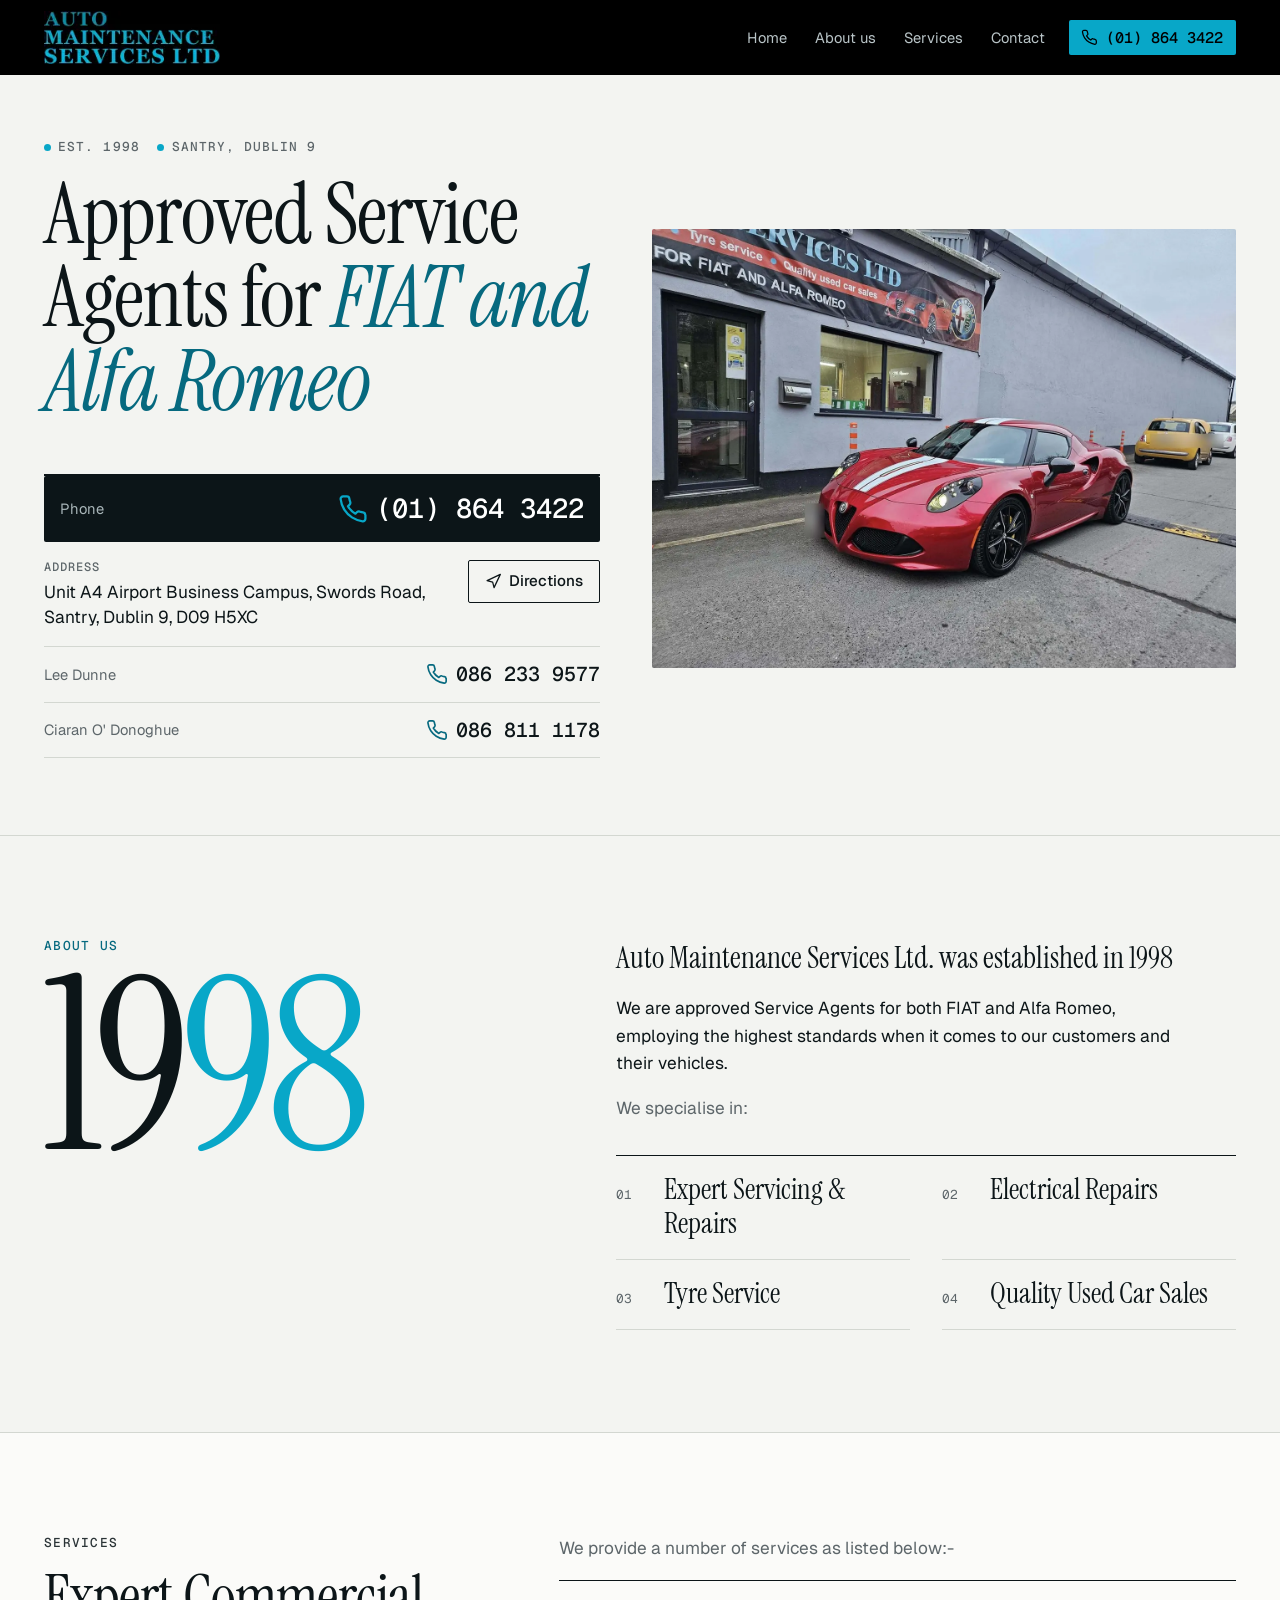
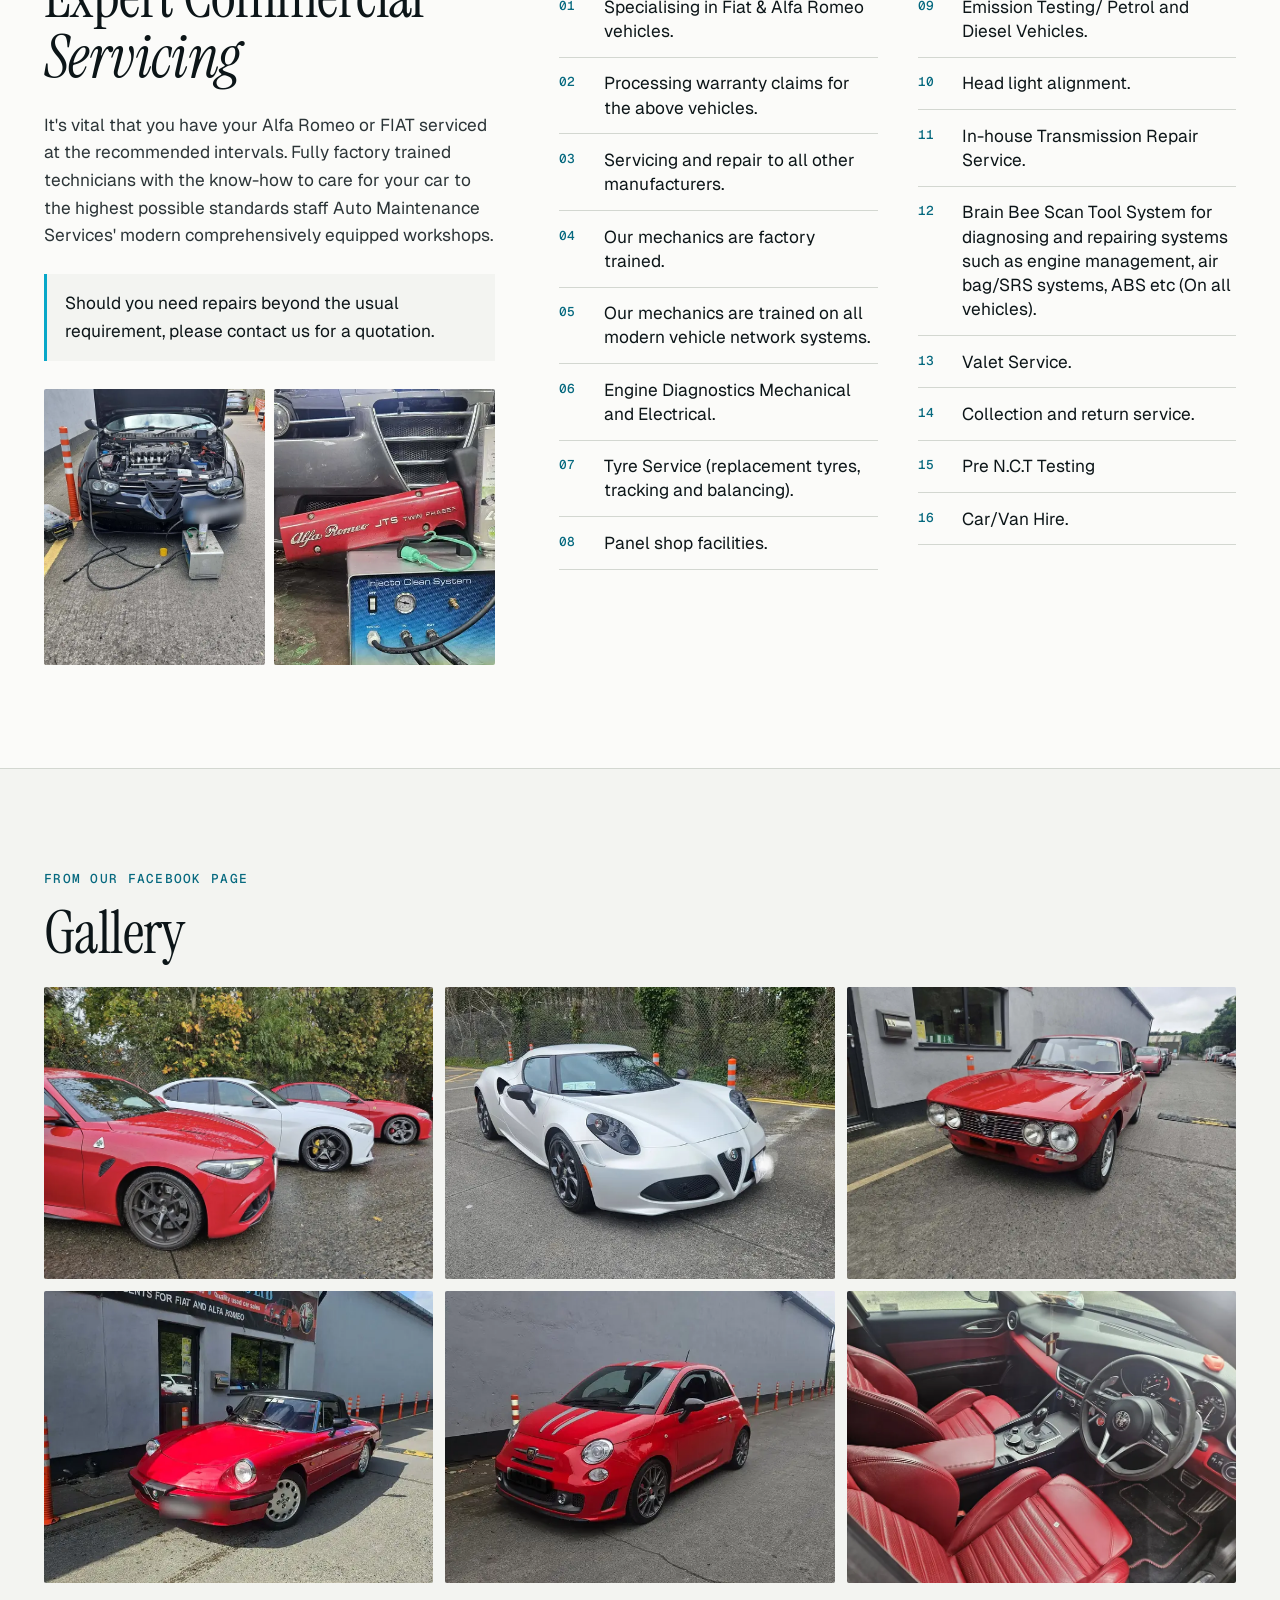
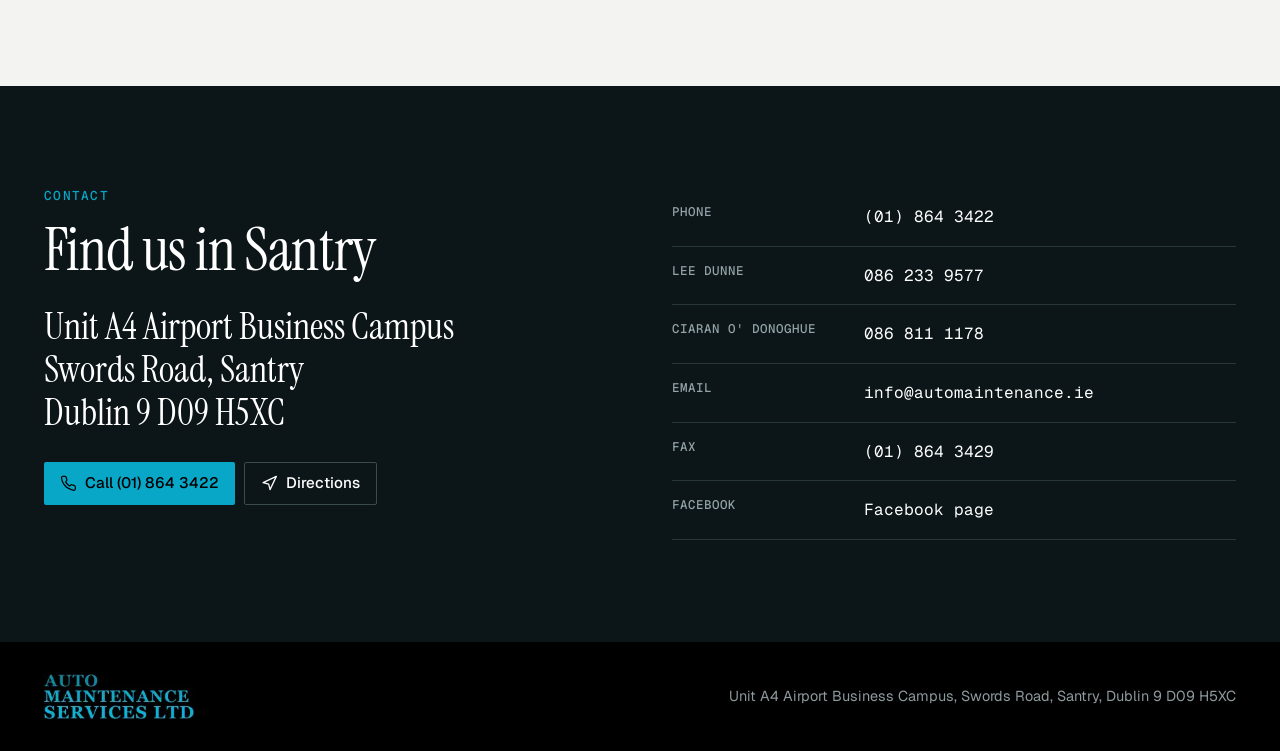
<file: automaintenance/index.html>
<!DOCTYPE html>
<html lang="en-IE">
<head>
<meta name="robots" content="noindex, nofollow">
<meta charset="utf-8">
<meta name="viewport" content="width=device-width, initial-scale=1">
<title>Auto Maintenance Services Ltd | Santry, Dublin 9</title>
<meta name="description" content="Auto Maintenance Services Ltd, Unit A4 Airport Business Campus, Swords Road, Santry, Dublin 9. Approved Service Agents for FIAT and Alfa Romeo. (01) 864 3422.">
<meta property="og:type" content="website">
<meta property="og:title" content="Auto Maintenance Services Ltd · Draft">
<meta property="og:description" content="Non-binding redesign draft for the Auto Maintenance Services Ltd website.">
<meta property="og:url" content="https://bespalovmax.github.io/automaintenance/">
<meta property="og:image" content="https://bespalovmax.github.io/automaintenance/og.jpg">
<meta property="og:image:type" content="image/jpeg">
<meta property="og:image:width" content="1200">
<meta property="og:image:height" content="630">

<!--
  =====================================================================
  DRAFT / NOT COMMISSIONED
  Redesign draft for Auto Maintenance Services Ltd (automaintenance.ie),
  Santry, Dublin 9. Not commissioned, not live, set to noindex/nofollow.
  Made 2026-10-03 by Maksym Bespalov.
  =====================================================================

  KEPT FROM THE ORIGINAL (source: automaintenance.ie, About us,
  services and Contact pages)
  - All copy is the site's own wording, unchanged: the About text and
    its four specialisms, "Expert Commercial Servicing" with the full
    list of sixteen services in the site's order, the contact block
    with all names and numbers exactly as listed there.
  - Brand teal #08A7C8, eyedropped from the logo file. Text in teal on
    the light background uses a deeper #06697F of the same hue for
    contrast; the bright teal stays decorative.
  - The logo is the site's logo file.
  - Section anchors follow the original menu: #home, #about, #services,
    #contact.

  CHANGED
  - Built phone first: workshop number, both mobile numbers and the
    address sit above the fold at 320px. Every number is tap-to-call.
  - Typography, grid, spacing. One radius system: 2px.
  - Text set as text. On the original most of it sits in images.
  - New: photo gallery (#gallery) and two workshop photos next to the
    service list. Gallery: two columns, four photos up to 760px wide;
    three columns, all six, above that.

  IMAGES
  Nine photos from the business's own Facebook page: customers' cars
  outside Unit A4 and work in the workshop. Number plates blurred on
  every photo where they were readable (front-4c, spider-door,
  diagnostics, injector-clean, and two background cars in front-4c
  and classic-coupe). No captions: models are named only in alt text,
  and only where certain.
  The FIAT / Alfa Romeo marketing images on the original are not
  used: they show 2007-2014 models and the FCA logo. No stock.

  LEFT OUT (not on the site, or nothing to build from)
  - Opening hours: the site states none.
  - Used cars: the site lists "Quality Used Car Sales", but its used
    cars link does not lead to any stock, so there is no listing to show.
  - Tuning: the menu has a Tuning page; nothing from it was supplied.
  - "Fiat After Sales Dealer Of The Year - 2011" (the scrolling line at
    the foot of the home page): left out of this draft. The owner can
    say whether it should stay.
  - Reviews / ratings: the site shows none. Google reviews are not the
    site's content and are not shown.
  =====================================================================
-->

<link rel="preconnect" href="https://fonts.googleapis.com">
<link rel="preconnect" href="https://fonts.gstatic.com" crossorigin>
<link href="https://fonts.googleapis.com/css2?family=Geist:wght@400;500;600&family=Geist+Mono:wght@400;500&family=Instrument+Serif:ital@0;1&display=swap" rel="stylesheet">

<style>
:root{
  --bg:#f3f4f1;
  --bg-2:#e9ebe6;
  --card:#fbfbf9;
  --ink:#0c1518;
  --ink-2:#2b3437;
  --muted:#5d666a;
  --line:#d3d7d1;
  --teal:#08A7C8;       /* logo teal, decorative */
  --teal-text:#06697F;  /* same hue, AA on --bg */
  --black:#000;
  --r:2px;
  --gut:clamp(16px, 4vw, 44px);
  --wrap:min(1200px, 100% - 2*var(--gut));
  --serif:"Instrument Serif", Georgia, "Times New Roman", serif;
  --sans:"Geist", system-ui, -apple-system, "Segoe UI", sans-serif;
  --mono:"Geist Mono", ui-monospace, "SFMono-Regular", Menlo, monospace;
  --fs-hero:clamp(2.25rem, 1.3rem + 5vw, 5.6rem);
  --fs-h2:clamp(2.1rem, 1.5rem + 2.8vw, 3.8rem);
  --fs-body:clamp(1rem, .97rem + .15vw, 1.08rem);
}
*,*::before,*::after{box-sizing:border-box}
:where(body *){min-width:0}
:where(p,h1,h2,h3,h4,h5,h6,li,dt,dd,a,span,strong,em,b,small,blockquote,figcaption,label,td,th,summary,button){overflow-wrap:break-word}
:where(img,svg,video,canvas,iframe){max-width:100%}
.btn,button{max-width:100%;white-space:normal}
@media (max-width:299px){
  :where(body *){overflow-wrap:anywhere}
  .btn{padding-inline:1rem}
}
html{scroll-behavior:smooth;-webkit-text-size-adjust:100%}
body{margin:0;background:var(--bg);color:var(--ink);font:400 var(--fs-body)/1.6 var(--sans)}
img{display:block;height:auto}
a{color:inherit}
.wrap{width:var(--wrap);margin-inline:auto}
.ico{width:1.1em;height:1.1em;flex:none;fill:none;stroke:currentColor;stroke-width:1.8;stroke-linecap:round;stroke-linejoin:round}
.mono{font-family:var(--mono)}

/* ---------- header ---------- */
.top{position:sticky;top:0;z-index:20;background:var(--black);color:#fff}
.top .wrap{display:flex;flex-wrap:wrap;align-items:center;gap:.5rem clamp(.6rem,2vw,1.5rem);padding-block:.7rem}
.top .logo{flex:none;margin-right:auto}
.top .logo img{width:clamp(104px, 30vw, 176px)}
.nav{display:none;gap:1.75rem;font-size:.92rem}
.nav a{color:#b9c4c7;text-decoration:none}
.nav a:hover{color:#fff}
.top-call{display:inline-flex;align-items:center;gap:.5rem;text-decoration:none;color:#000;background:var(--teal);border-radius:var(--r);padding:.55rem clamp(.55rem,2vw,.8rem);font:500 clamp(.8rem,.7rem + .5vw,.95rem)/1 var(--mono);white-space:nowrap}
.top-call:hover{background:#3cc0dc}
@media (min-width:900px){.nav{display:flex}}

/* ---------- hero ---------- */
.hero{padding-block:clamp(1rem,5vw,4.5rem) clamp(2.5rem,6vw,5rem);border-bottom:1px solid var(--line)}
.hero-grid{display:grid;gap:clamp(1.25rem,4vw,4rem)}
.meta{display:flex;flex-wrap:wrap;gap:.35rem 1.1rem;font:500 .8rem/1.3 var(--mono);text-transform:uppercase;letter-spacing:.08em;color:var(--muted);margin:0 0 1.1rem}
.meta span{display:inline-flex;align-items:center;gap:.45rem}
.meta span::before{content:"";width:.45rem;height:.45rem;background:var(--teal);border-radius:50%;flex:none}
h1{font:400 var(--fs-hero)/.98 var(--serif);letter-spacing:-.015em;margin:0;max-width:14ch}
h1 em{font-style:italic;color:var(--teal-text)}

.dir{border-top:2px solid var(--ink);align-self:start;display:flex;flex-direction:column}
.dir-main{order:1}.dir-addr{order:2}.dir-row:not(.dir-main){order:3}
.dir-row{display:flex;flex-wrap:wrap;align-items:center;justify-content:space-between;gap:.2rem 1rem;padding:.95rem 0;border-bottom:1px solid var(--line);text-decoration:none}
.dir-row .who{font-size:.92rem;color:var(--muted);flex:1 1 9em}
.dir-row .num{font:500 clamp(1.05rem,1rem + .35vw,1.25rem)/1.2 var(--mono);display:inline-flex;align-items:center;gap:.55rem;white-space:nowrap}
.dir-row .num .ico{color:var(--teal-text)}
a.dir-row:hover .num{color:var(--teal-text)}
.dir-main{background:var(--ink);color:#fff;border:0;padding:1.05rem 1rem;margin-bottom:.15rem;border-radius:var(--r)}
.dir-main .who{color:#a9b6b9}
.dir-main .num{font-size:clamp(1.3rem,1.15rem + .8vw,1.7rem)}
.dir-main .num .ico{color:var(--teal)}
a.dir-main:hover{background:#18272b}
a.dir-main:hover .num{color:#fff}
.dir-addr{padding:1rem 0;border-bottom:1px solid var(--line);display:flex;flex-wrap:wrap;gap:.75rem 1rem;align-items:flex-start;justify-content:space-between}
.dir-addr p{margin:0;flex:1 1 14em;line-height:1.45}
.dir-addr p small{display:block;font:500 .75rem/1.3 var(--mono);letter-spacing:.08em;text-transform:uppercase;color:var(--muted);margin-bottom:.25rem}
.btn{display:inline-flex;align-items:center;justify-content:center;gap:.5rem;text-decoration:none;border-radius:var(--r);padding:.75rem 1rem;font:500 .95rem/1.1 var(--sans);transition:background .15s ease}
.btn-line{border:1px solid var(--ink);color:var(--ink)}
.btn-line:hover{background:var(--ink);color:#fff}

/* ---------- sections ---------- */
section{padding-block:clamp(3.25rem,8vw,7rem)}
.label{font:500 .8rem/1.3 var(--mono);letter-spacing:.1em;text-transform:uppercase;color:var(--teal-text);margin:0 0 1rem}
h2{font:400 var(--fs-h2)/1 var(--serif);letter-spacing:-.01em;margin:0 0 1.5rem}
h2 em{font-style:italic}

/* about */
.about-grid{display:grid;gap:clamp(2rem,5vw,5rem)}
.year{font:400 clamp(6rem,3rem + 16vw,15rem)/.8 var(--serif);letter-spacing:-.04em;color:var(--ink);margin:0}
.year span{color:var(--teal)}
.about p{max-width:52ch}
.about .lede{font:400 clamp(1.35rem,1.1rem + 1vw,1.9rem)/1.3 var(--serif);margin:0 0 1rem}
.spec{list-style:none;margin:2rem 0 0;padding:0;display:grid;grid-template-columns:1fr;border-top:1px solid var(--ink)}
.spec li{display:flex;gap:1rem;align-items:baseline;padding:1.1rem 0;border-bottom:1px solid var(--line);font:400 clamp(1.4rem,1.2rem + .8vw,1.9rem)/1.15 var(--serif)}
.spec li .mono{font-size:.8rem;color:var(--muted);flex:none;width:2rem}
@media (min-width:640px){.spec{grid-template-columns:1fr 1fr;column-gap:2rem}}
@media (min-width:960px){.about-grid{grid-template-columns:.9fr 1.1fr;align-items:start}}

/* services */
.services{background:var(--card);border-block:1px solid var(--line)}
.svc-grid{display:grid;gap:clamp(2rem,5vw,4.5rem)}
.svc-intro p{max-width:46ch;color:var(--ink-2)}
.svc-intro .quote{margin-top:1.5rem;padding:1rem 1.1rem;border-left:3px solid var(--teal);background:var(--bg);color:var(--ink)}
.svc-list{list-style:none;margin:0;padding:0;counter-reset:s;border-top:1px solid var(--ink)}
.svc-list li{counter-increment:s;display:flex;gap:1rem;padding:.85rem 0;border-bottom:1px solid var(--line);line-height:1.4}
.svc-list li::before{content:counter(s, decimal-leading-zero);font:500 .8rem/1.75 var(--mono);color:var(--teal-text);flex:none;width:1.8rem}
@media (min-width:720px){.svc-list{columns:2;column-gap:2.5rem}.svc-list li{break-inside:avoid}}
@media (min-width:1080px){.svc-grid{grid-template-columns:.8fr 1.2fr;align-items:start}}

/* contact */
.contact{background:var(--ink);color:#fff}
.contact .label{color:var(--teal)}
.contact h2{color:#fff}
.c-grid{display:grid;gap:clamp(2rem,5vw,4rem)}
.c-addr{font:400 clamp(1.6rem,1.3rem + 1.3vw,2.4rem)/1.15 var(--serif);margin:0 0 1.5rem}
.c-table{width:100%;border-collapse:collapse;font-size:1rem}
.c-table th{font:500 .78rem/1.3 var(--mono);letter-spacing:.08em;text-transform:uppercase;color:#93a3a7;text-align:left;padding:1rem 1rem 1rem 0;vertical-align:top;width:34%}
.c-table td{padding:1rem 0;border-bottom:1px solid #26363a;vertical-align:top}
.c-table tr th{border-bottom:1px solid #26363a}
.c-table a{text-decoration:none;font-family:var(--mono);overflow-wrap:anywhere}
.c-table a:hover{color:var(--teal)}
.c-actions{display:flex;flex-wrap:wrap;gap:.6rem;margin-top:1.75rem}
.btn-teal{background:var(--teal);color:#000}
.btn-teal:hover{background:#3cc0dc}
.btn-ghost{border:1px solid #3a4b4f;color:#fff}
.btn-ghost:hover{background:#18272b}
@media (min-width:960px){.c-grid{grid-template-columns:1fr 1fr}}

footer{background:var(--black);color:#8e9a9d;padding:2rem 0;font-size:.9rem}
footer .wrap{display:flex;flex-wrap:wrap;gap:1rem 2rem;align-items:center;justify-content:space-between}
footer img{width:150px}
footer p{margin:0}

/* ---------- photos ---------- */
.hero-photo{margin:0;border-radius:var(--r);overflow:hidden;background:var(--bg-2)}
.hero-photo img{width:100%;aspect-ratio:2/1;object-fit:cover;object-position:50% 35%}
@media (min-width:600px){.hero-photo img{aspect-ratio:16/9}}
@media (min-width:960px){
  .hero-grid{grid-template-columns:1fr 1.05fr;align-items:start}
  .hero-photo{grid-column:2;grid-row:1 / span 2;align-self:center}
  .hero-photo img{aspect-ratio:4/3}
  .hero-text{grid-column:1;grid-row:1}
  .dir{grid-column:1;grid-row:2}
}
.work{display:grid;grid-template-columns:1fr 1fr;gap:.6rem;margin-top:1.75rem}
.work figure{margin:0;border-radius:var(--r);overflow:hidden;background:var(--bg-2)}
.work img{width:100%;aspect-ratio:4/5;object-fit:cover}
.work .w2 img{object-position:62% 50%}
.gallery-strip{display:grid;grid-template-columns:repeat(2,minmax(0,1fr));gap:.6rem}
.gallery-strip figure{margin:0;border-radius:var(--r);overflow:hidden;background:var(--bg-2)}
.gallery-strip img{width:100%;aspect-ratio:4/3;object-fit:cover}
/* Phones: four photos, two columns. From 761px: all six, three columns. */
@media (max-width:760px){.gallery-strip figure:nth-child(n+5){display:none}}
@media (min-width:761px){.gallery-strip{grid-template-columns:repeat(3,minmax(0,1fr));gap:.75rem}}

.rv{opacity:0;transform:translateY(12px);transition:opacity .6s ease, transform .6s ease}
.rv.in{opacity:1;transform:none}
@media (prefers-reduced-motion:reduce){.rv{opacity:1;transform:none;transition:none}html{scroll-behavior:auto}}
@media (max-width:299px){
  .top-call,.dir-row .num{white-space:normal;overflow-wrap:anywhere}
}
</style>
</head>
<body>

<svg width="0" height="0" style="position:absolute" aria-hidden="true">
  <symbol id="i-phone" viewBox="0 0 24 24"><path d="M22 16.9v3a2 2 0 0 1-2.2 2 19.8 19.8 0 0 1-8.6-3.1 19.5 19.5 0 0 1-6-6A19.8 19.8 0 0 1 2.1 4.2 2 2 0 0 1 4.1 2h3a2 2 0 0 1 2 1.7c.1.9.4 1.8.7 2.7a2 2 0 0 1-.5 2.1L8 9.8a16 16 0 0 0 6 6l1.3-1.3a2 2 0 0 1 2.1-.4c.9.3 1.8.6 2.7.7a2 2 0 0 1 1.7 2z"/></symbol>
  <symbol id="i-route" viewBox="0 0 24 24"><path d="M3 11l19-9-9 19-2-8-8-2z"/></symbol>
  <symbol id="i-mail" viewBox="0 0 24 24"><rect x="2" y="4" width="20" height="16" rx="2"/><path d="m22 6-10 7L2 6"/></symbol>
</svg>

<header class="top">
  <div class="wrap">
    <a class="logo" href="#home" aria-label="Auto Maintenance Services Ltd, home"><img src="logo.webp" alt="Auto Maintenance Services Ltd" width="220" height="66"></a>
    <nav class="nav" aria-label="Main">
      <a href="#home">Home</a>
      <a href="#about">About us</a>
      <a href="#services">Services</a>
      <a href="#contact">Contact</a>
    </nav>
    <a class="top-call" href="tel:+35318643422"><svg class="ico"><use href="#i-phone"/></svg>(01) 864 3422</a>
  </div>
</header>

<main>
<div class="hero" id="home">
  <div class="wrap hero-grid">
    <figure class="hero-photo">
      <img src="img/front-4c.webp" alt="Red Alfa Romeo 4C parked at the door of Auto Maintenance Services, under the Services Ltd banner: Tyre service, Quality used car sales, for Fiat and Alfa Romeo" width="1400" height="1050" fetchpriority="high">
    </figure>
    <div class="hero-text">
      <p class="meta"><span>Est. 1998</span><span>Santry, Dublin 9</span></p>
      <h1>Approved Service Agents for <em>FIAT and Alfa Romeo</em></h1>
    </div>

    <div class="dir" aria-label="Phone numbers and address">
      <a class="dir-row dir-main" href="tel:+35318643422"><span class="who">Phone</span><span class="num"><svg class="ico"><use href="#i-phone"/></svg>(01) 864 3422</span></a>
      <a class="dir-row" href="tel:+353862339577"><span class="who">Lee Dunne</span><span class="num"><svg class="ico"><use href="#i-phone"/></svg>086 233 9577</span></a>
      <a class="dir-row" href="tel:+353868111178"><span class="who">Ciaran O' Donoghue</span><span class="num"><svg class="ico"><use href="#i-phone"/></svg>086 811 1178</span></a>
      <div class="dir-addr">
        <p><small>Address</small>Unit A4 Airport Business Campus, Swords Road, Santry, Dublin 9, D09 H5XC</p>
        <a class="btn btn-line" href="https://maps.app.goo.gl/4F4jccj425pHrYJp9" target="_blank" rel="noopener"><svg class="ico"><use href="#i-route"/></svg>Directions</a>
      </div>
    </div>
  </div>
</div>

<section class="about" id="about">
  <div class="wrap about-grid">
    <div class="rv">
      <p class="label">About Us</p>
      <p class="year" aria-hidden="true">19<span>98</span></p>
    </div>
    <div class="rv">
      <p class="lede">Auto Maintenance Services Ltd. was established in 1998</p>
      <p>We are approved Service Agents for both FIAT and Alfa Romeo, employing the highest standards when it comes to our customers and their vehicles.</p>
      <p style="margin-bottom:0;color:var(--muted)">We specialise in:</p>
      <ul class="spec">
        <li><span class="mono">01</span>Expert Servicing &amp; Repairs</li>
        <li><span class="mono">02</span>Electrical Repairs</li>
        <li><span class="mono">03</span>Tyre Service</li>
        <li><span class="mono">04</span>Quality Used Car Sales</li>
      </ul>
    </div>
  </div>
</section>

<section class="services" id="services">
  <div class="wrap svc-grid">
    <div class="svc-intro rv">
      <p class="label">Services</p>
      <h2>Expert Commercial <em>Servicing</em></h2>
      <p>It's vital that you have your Alfa Romeo or FIAT serviced at the recommended intervals. Fully factory trained technicians with the know-how to care for your car to the highest possible standards staff Auto Maintenance Services' modern comprehensively equipped workshops.</p>
      <p class="quote">Should you need repairs beyond the usual requirement, please contact us for a quotation.</p>
      <div class="work">
        <figure><img src="img/diagnostics.webp" alt="Black Alfa Romeo with the bonnet open in front of the workshop, connected to service equipment" width="600" height="1067" loading="lazy"></figure>
        <figure class="w2"><img src="img/injector-clean.webp" alt="Injector cleaning machine connected to an Alfa Romeo JTS engine" width="900" height="507" loading="lazy"></figure>
      </div>
    </div>
    <div class="rv">
      <p style="margin-top:0;color:var(--muted)">We provide a number of services as listed below:-</p>
      <!-- Sixteen items, wording and order exactly as on the services page. -->
      <ol class="svc-list">
        <li>Specialising in Fiat &amp; Alfa Romeo vehicles.</li>
        <li>Processing warranty claims for the above vehicles.</li>
        <li>Servicing and repair to all other manufacturers.</li>
        <li>Our mechanics are factory trained.</li>
        <li>Our mechanics are trained on all modern vehicle network systems.</li>
        <li>Engine Diagnostics Mechanical and Electrical.</li>
        <li>Tyre Service (replacement tyres, tracking and balancing).</li>
        <li>Panel shop facilities.</li>
        <li>Emission Testing/ Petrol and Diesel Vehicles.</li>
        <li>Head light alignment.</li>
        <li>In-house Transmission Repair Service.</li>
        <li>Brain Bee Scan Tool System for diagnosing and repairing systems such as engine management, air bag/SRS systems, ABS etc (On all vehicles).</li>
        <li>Valet Service.</li>
        <li>Collection and return service.</li>
        <li>Pre N.C.T Testing</li>
        <li>Car/Van Hire.</li>
      </ol>
    </div>
  </div>
</section>

<section class="gallery" id="gallery">
  <div class="wrap">
    <p class="label rv">From our Facebook page</p>
    <h2 class="rv">Gallery</h2>
    <!-- Photos from the business's Facebook page. Plates blurred. -->
    <div class="gallery-strip">
      <figure><img src="img/alfas-row.webp" alt="Three Alfa Romeo Giulias parked in a row" width="860" height="645" loading="lazy"></figure>
      <figure><img src="img/white-4c.webp" alt="White Alfa Romeo 4C" width="860" height="484" loading="lazy"></figure>
      <figure><img src="img/classic-coupe.webp" alt="Classic red Alfa Romeo coupe outside the workshop" width="860" height="645" loading="lazy"></figure>
      <figure><img src="img/spider-door.webp" alt="Red Alfa Romeo Spider at the workshop door" width="860" height="484" loading="lazy"></figure>
      <figure><img src="img/red-500.webp" alt="Red Abarth 500 outside the workshop" width="860" height="484" loading="lazy"></figure>
      <figure><img src="img/interior.webp" alt="Red leather interior of an Alfa Romeo" width="860" height="645" loading="lazy"></figure>
    </div>
  </div>
</section>

<section class="contact" id="contact">
  <div class="wrap c-grid">
    <div class="rv">
      <p class="label">Contact</p>
      <h2>Find us in Santry</h2>
      <p class="c-addr">Unit A4 Airport Business Campus<br>Swords Road, Santry<br>Dublin 9 D09 H5XC</p>
      <div class="c-actions">
        <a class="btn btn-teal" href="tel:+35318643422"><svg class="ico"><use href="#i-phone"/></svg>Call (01) 864 3422</a>
        <a class="btn btn-ghost" href="https://maps.app.goo.gl/4F4jccj425pHrYJp9" target="_blank" rel="noopener"><svg class="ico"><use href="#i-route"/></svg>Directions</a>
      </div>
    </div>
    <div class="rv">
      <table class="c-table">
        <tr><th scope="row">Phone</th><td><a href="tel:+35318643422">(01) 864 3422</a></td></tr>
        <tr><th scope="row">Lee Dunne</th><td><a href="tel:+353862339577">086 233 9577</a></td></tr>
        <tr><th scope="row">Ciaran O' Donoghue</th><td><a href="tel:+353868111178">086 811 1178</a></td></tr>
        <tr><th scope="row">Email</th><td><a href="mailto:info@automaintenance.ie">info@automaintenance.ie</a></td></tr>
        <tr><th scope="row">Fax</th><td class="mono">(01) 864 3429</td></tr>
        <tr><th scope="row">Facebook</th><td><a href="https://www.facebook.com/Auto.Maintenance.Services/" target="_blank" rel="noopener">Facebook page</a></td></tr>
      </table>
      <!-- Opening hours: not stated anywhere on the site, so no hours block. -->
    </div>
  </div>
</section>
</main>

<footer>
  <div class="wrap">
    <img src="logo.webp" alt="Auto Maintenance Services Ltd" width="220" height="66" loading="lazy">
    <p>Unit A4 Airport Business Campus, Swords Road, Santry, Dublin 9 D09 H5XC</p>
  </div>
</footer>

<script>
(function(){
  var items = document.querySelectorAll('.rv');
  if (!('IntersectionObserver' in window) || window.matchMedia('(prefers-reduced-motion: reduce)').matches){
    items.forEach(function(el){ el.classList.add('in'); }); return;
  }
  var io = new IntersectionObserver(function(es){
    es.forEach(function(e){ if (e.isIntersecting){ e.target.classList.add('in'); io.unobserve(e.target); } });
  }, {threshold:.08, rootMargin:'0px 0px -6% 0px'});
  items.forEach(function(el){ io.observe(el); });
})();
</script>
<!-- Visit counter: GoatCounter, no cookies, no stored IP address. Counted under the page path /automaintenance/. -->
<script data-goatcounter="https://satort25.goatcounter.com/count" async src="https://gc.zgo.at/count.js"></script>
</body>
</html>
</file>
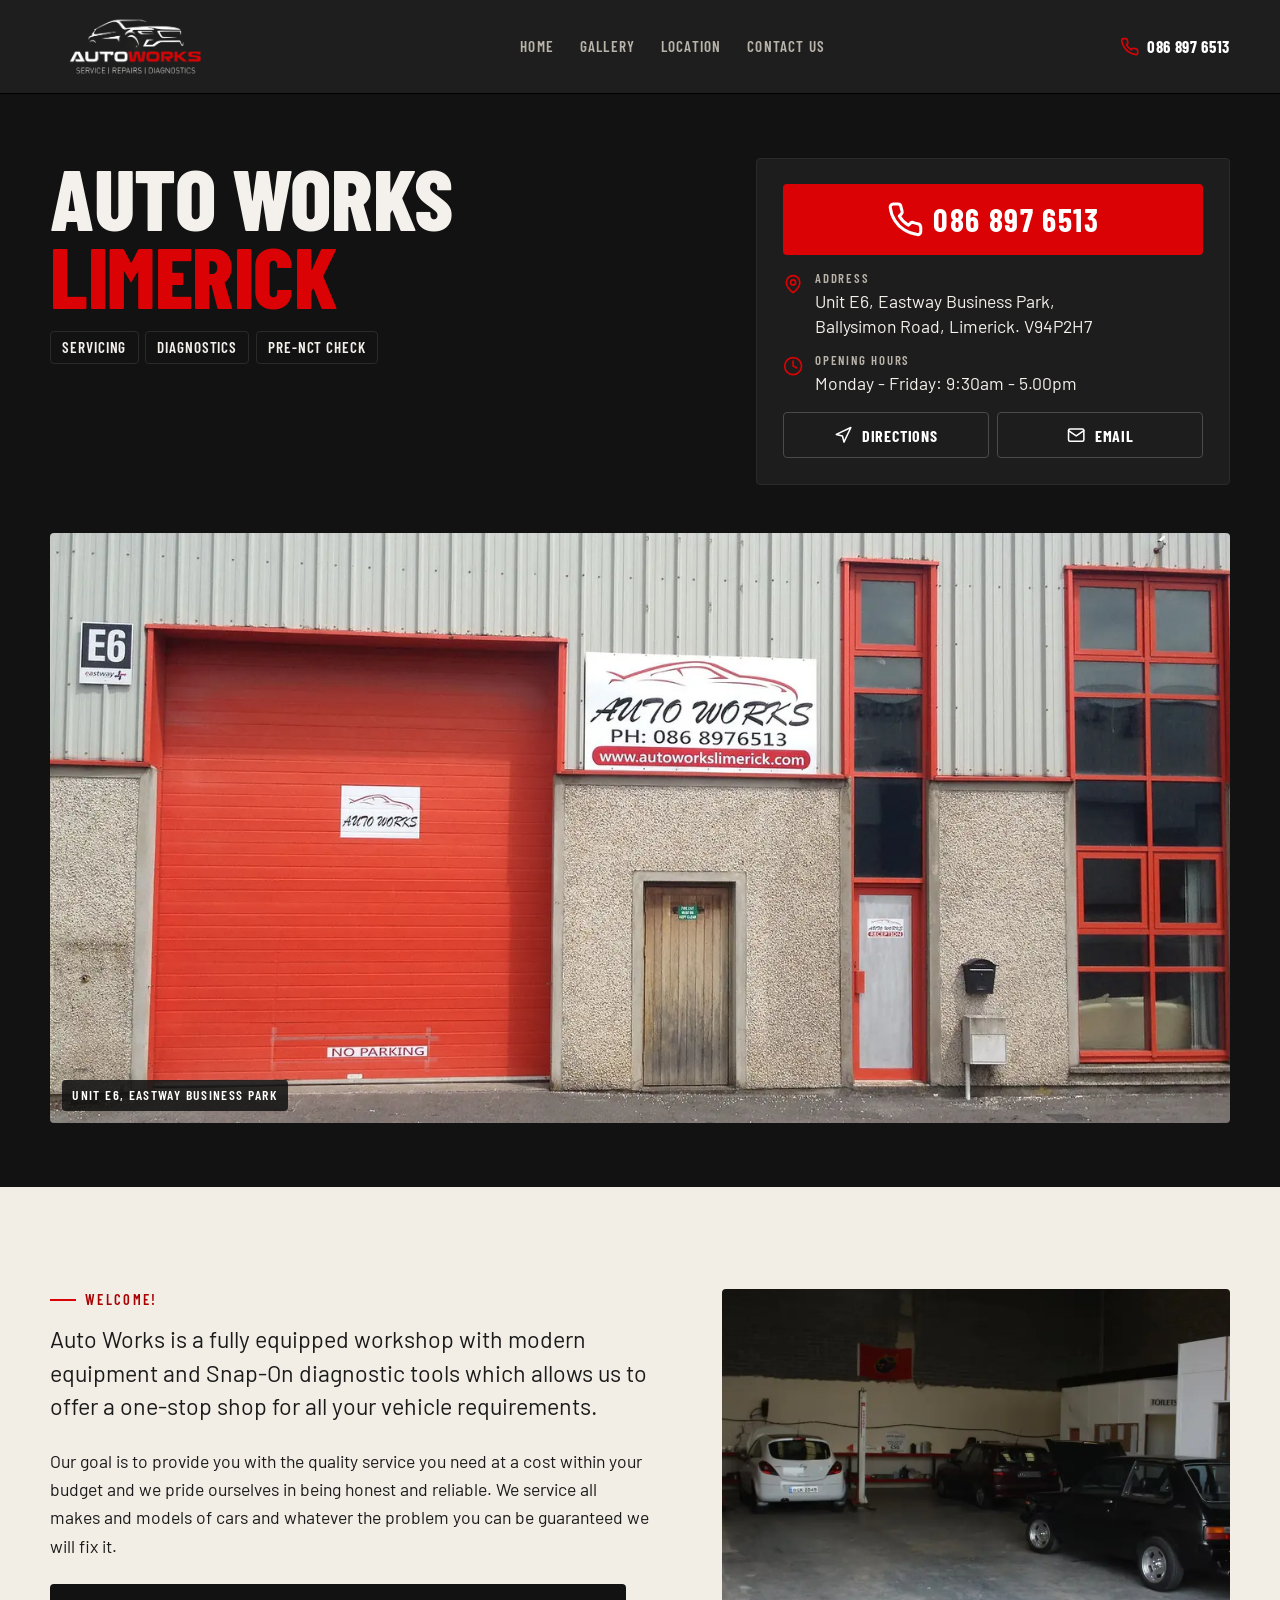
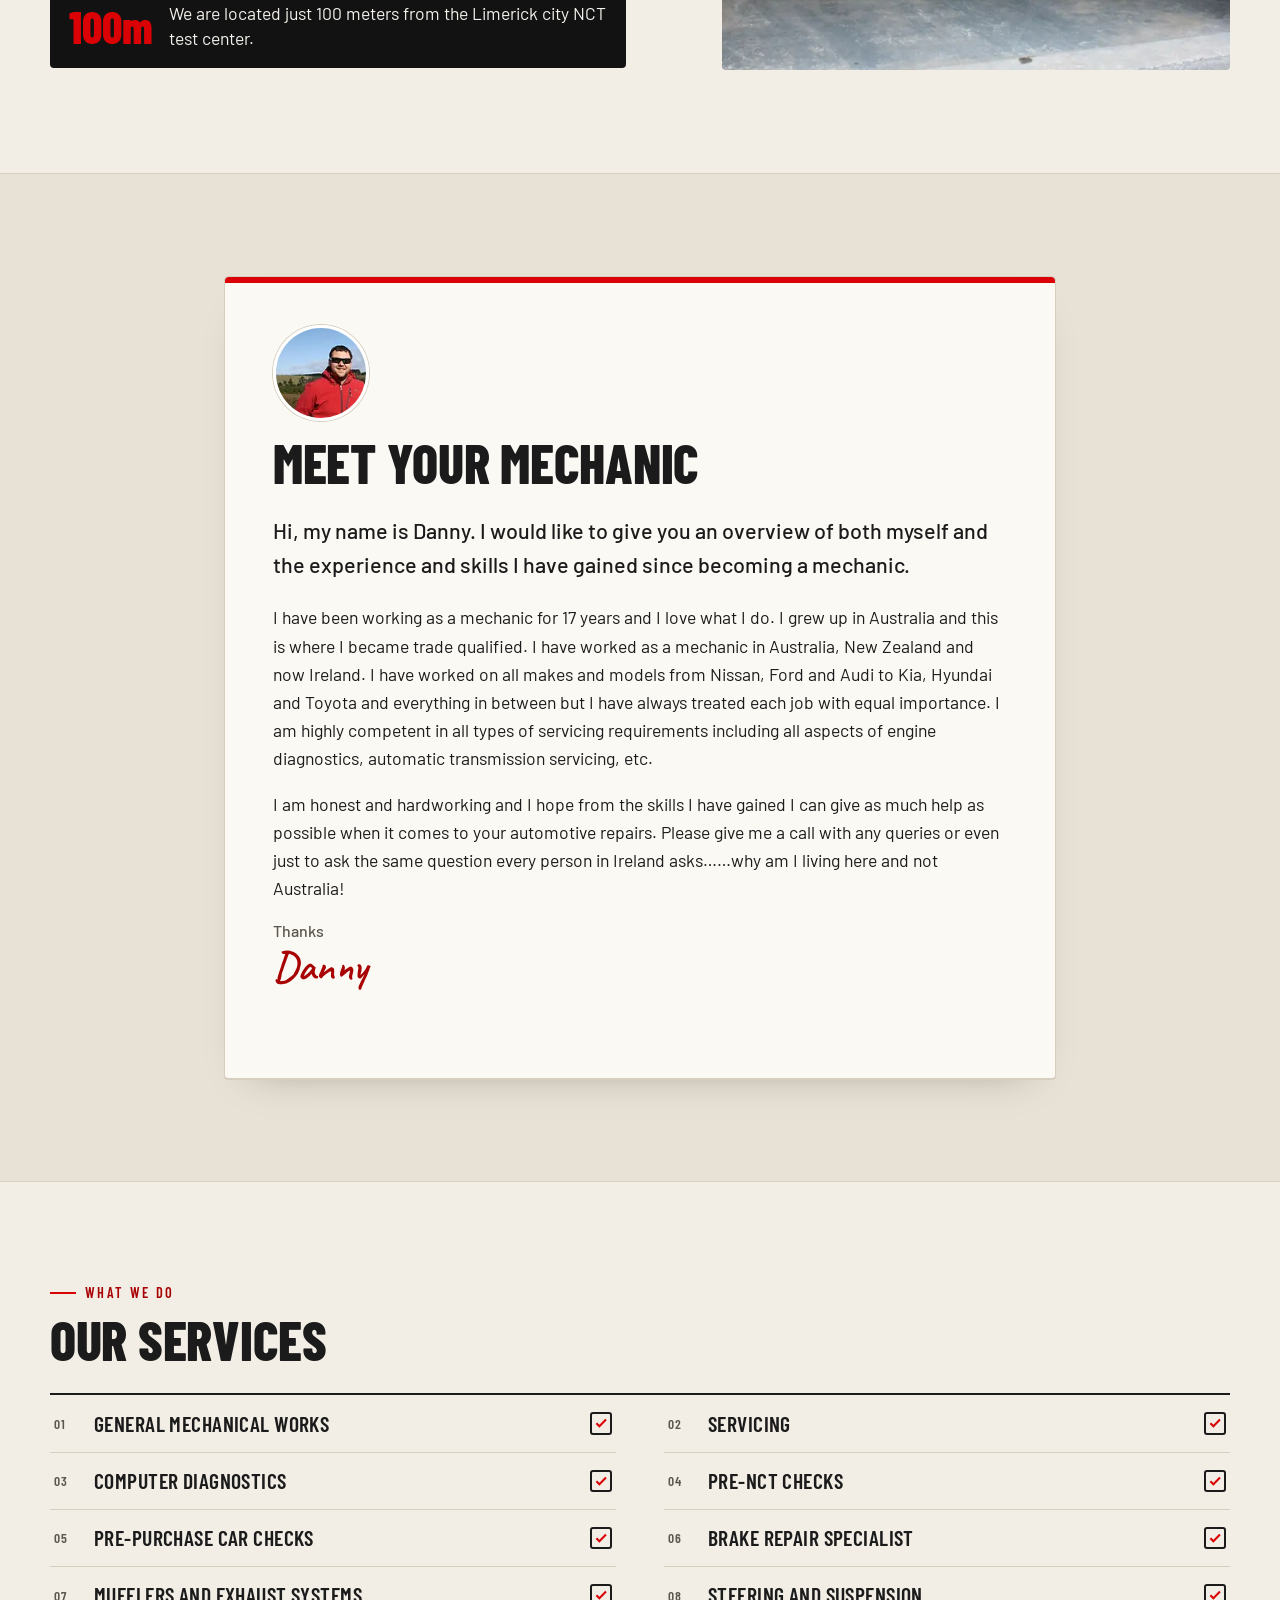
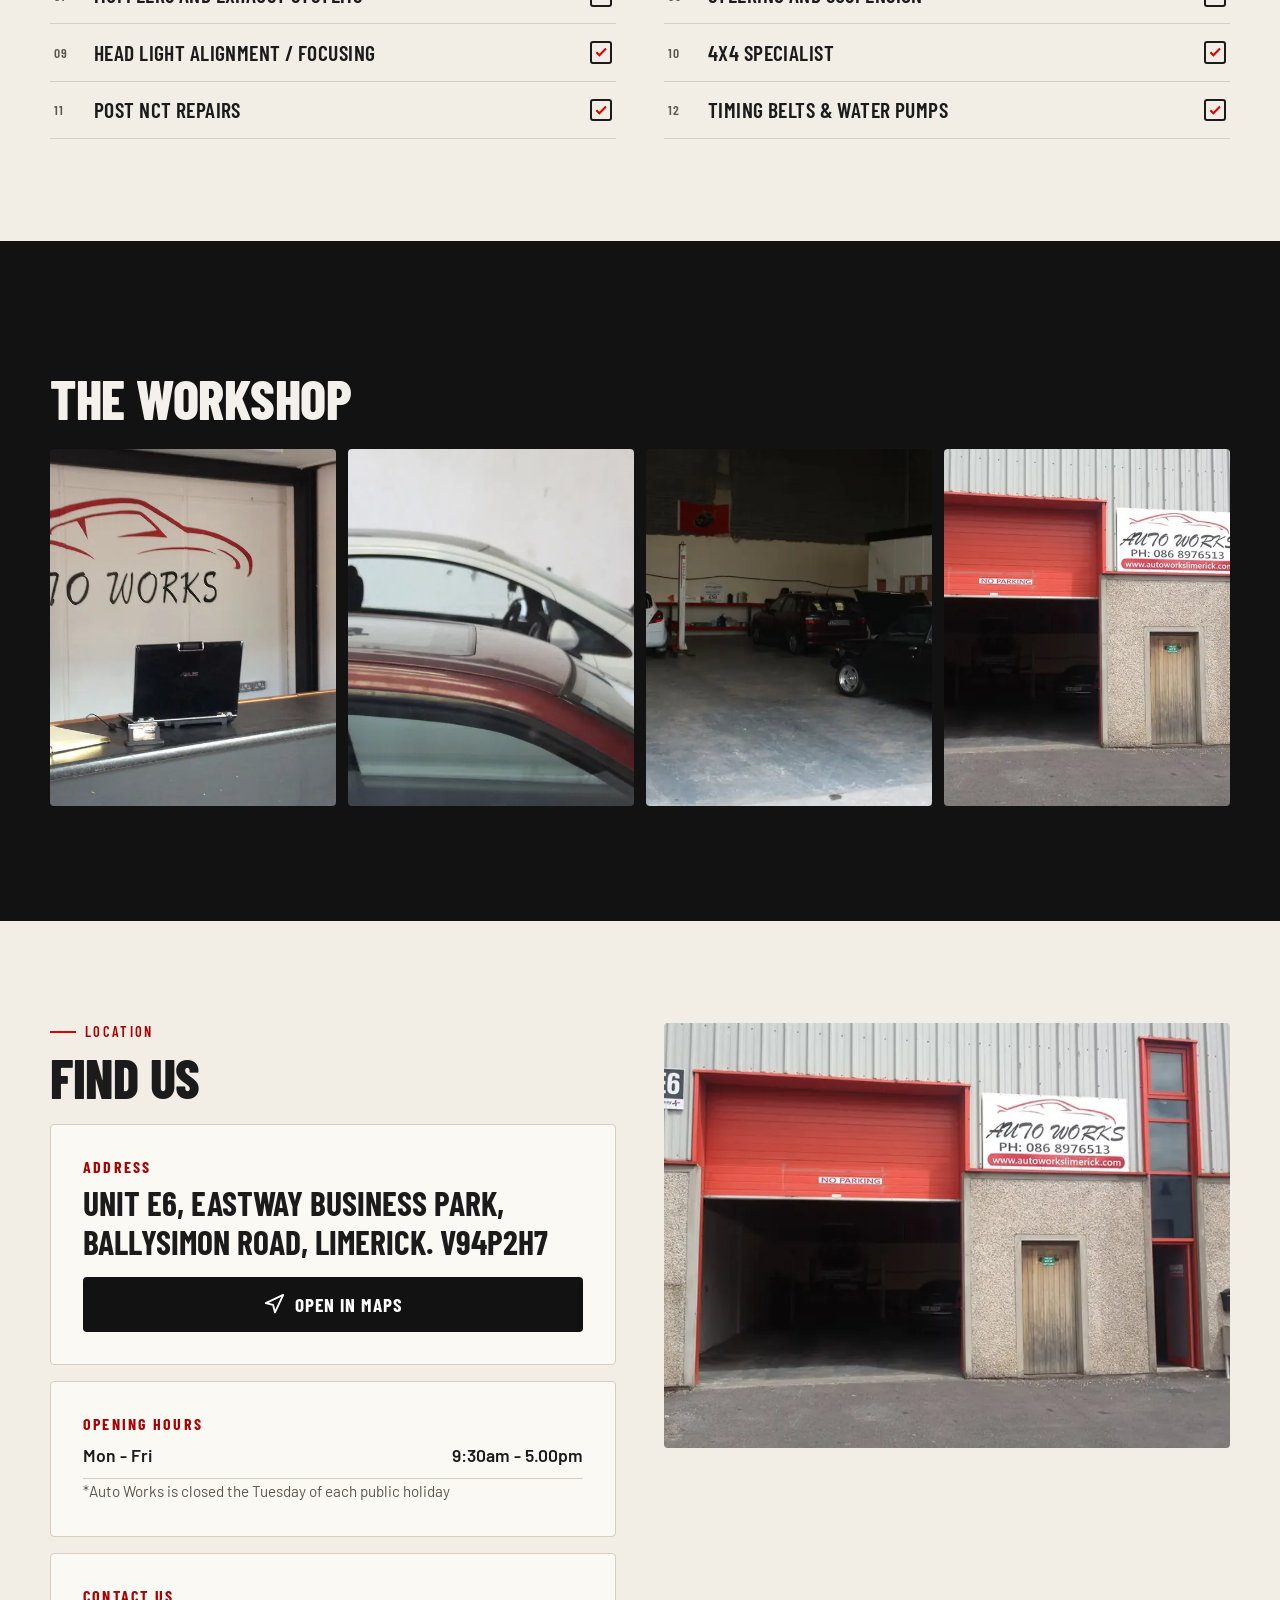
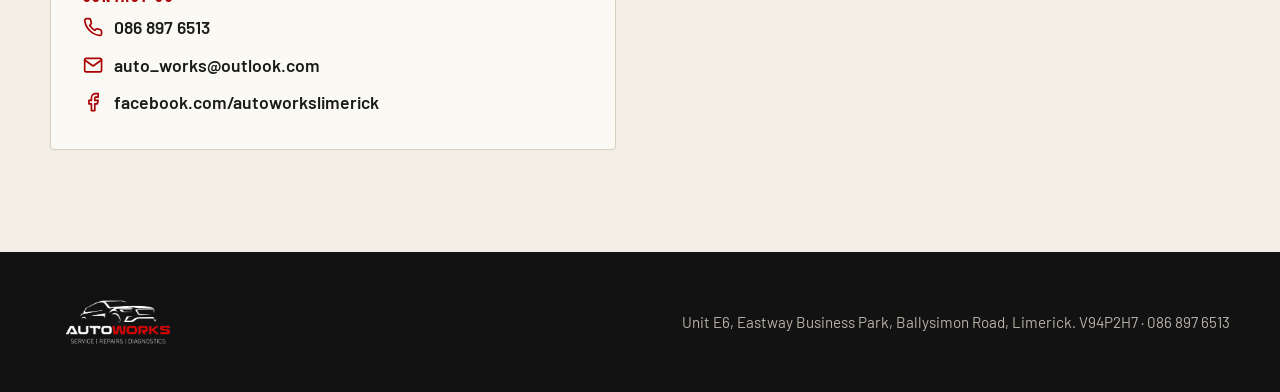
<file: autoworks/index.html>
<!DOCTYPE html>
<html lang="en-IE">
<head>
<meta name="robots" content="noindex, nofollow">
<meta charset="utf-8">
<meta name="viewport" content="width=device-width, initial-scale=1">
<title>Auto Works | Car mechanic, Eastway Business Park, Limerick</title>
<meta name="description" content="Auto Works, Unit E6, Eastway Business Park, Ballysimon Road, Limerick. Servicing, diagnostics, Pre-NCT checks. 086 897 6513.">
<meta property="og:type" content="website">
<meta property="og:title" content="Auto Works · Draft">
<meta property="og:description" content="Non-binding redesign draft for the Auto Works website.">
<meta property="og:url" content="https://bespalovmax.github.io/autoworks/">
<meta property="og:image" content="https://bespalovmax.github.io/autoworks/og.jpg">
<meta property="og:image:type" content="image/jpeg">
<meta property="og:image:width" content="1200">
<meta property="og:image:height" content="630">

<!--
  =====================================================================
  DRAFT / NOT COMMISSIONED
  Redesign draft for Auto Works (autoworkslimerick.com), Limerick.
  Not commissioned, not live, set to noindex/nofollow.
  Made 2026-10-03 by Maksym Bespalov.
  =====================================================================

  KEPT FROM THE ORIGINAL (source: autoworkslimerick.com, home + contact)
  - All copy is the site's own wording, unchanged: the workshop intro,
    "Meet Your Mechanic" in full, the service list, opening hours,
    the public-holiday note, address, phone, email.
    US spellings ("meters", "center") are the site's and stay.
  - "Servicing / Diagnostics / Pre-NCT Check" are the three tiles
    under "Welcome!" on the home page.
  - Brand red #DA0204, eyedropped from the logo file (logo2).
    On light paper the text red is a deeper #A80203 for contrast;
    the bright red stays on dark surfaces and decoration only.
  - Section anchors: #home, #gallery, #location, #contact-us,
    matching the four menu items of the original.

  CHANGED
  - Built phone first: phone number, address and hours sit above the
    fold at 320px; a fixed Call / Directions bar stays at the bottom
    on phones.
  - Typography, grid, spacing. One radius system: 4px.
  - The service list had "Post NCT Repairs" twice; shown once.
  - Gallery captions were camera file names (IMG_6174.JPG etc.);
    captions removed.

  IMAGES
  All photos are the business's own, taken from its site: the unit
  front, reception, workshop, the lift and Danny's photo from
  "Meet Your Mechanic". The logo is the site's logo file with the
  dark background removed. No stock, no car-brand logos.

  LEFT OUT (not on the site)
  - Reviews / ratings: the site shows none. Google reviews are not the
    site's content and are not shown. Owner could supply testimonials.
  - Prices: none on the site.
  - Saturday hours: the site lists Monday - Friday only.
  =====================================================================
-->

<link rel="preconnect" href="https://fonts.googleapis.com">
<link rel="preconnect" href="https://fonts.gstatic.com" crossorigin>
<link href="https://fonts.googleapis.com/css2?family=Barlow+Condensed:wght@500;600;700;800&family=Barlow:wght@400;500;600;700&family=Caveat:wght@600&display=swap" rel="stylesheet">

<style>
:root{
  --ink:#121212;
  --ink-2:#1d1d1d;
  --ink-3:#2a2a2a;
  --paper:#f2eee6;
  --paper-2:#e8e2d6;
  --line:#d6cebf;
  --text:#1b1b1b;
  --muted:#5b564e;
  --on-dark:#f4f1ec;
  --on-dark-muted:#b9b3aa;
  --red:#DA0204;        /* logo red, decorative / on dark */
  --red-text:#A80203;   /* same hue, AA on paper */
  --r:4px;
  --wrap:min(1180px, 100% - 2*var(--gut));
  --gut:clamp(16px, 4vw, 40px);
  --fs-hero:clamp(2.6rem, 1.6rem + 5vw, 5.4rem);
  --fs-h2:clamp(2rem, 1.4rem + 2.6vw, 3.4rem);
  --fs-body:clamp(1rem, .96rem + .2vw, 1.1rem);
  --cond:"Barlow Condensed", "Arial Narrow", sans-serif;
  --sans:"Barlow", system-ui, -apple-system, "Segoe UI", sans-serif;
  --hand:"Caveat", "Segoe Script", cursive;
}
*,*::before,*::after{box-sizing:border-box}
:where(body *){min-width:0}
:where(p,h1,h2,h3,h4,h5,h6,li,dt,dd,a,span,strong,em,b,small,blockquote,figcaption,label,td,th,summary,button){overflow-wrap:break-word}
:where(img,svg,video,canvas,iframe){max-width:100%}
.btn,button{max-width:100%;white-space:normal}
@media (max-width:299px){
  :where(body *){overflow-wrap:anywhere}
  .btn{padding-inline:1rem}
}
html{scroll-behavior:smooth;-webkit-text-size-adjust:100%}
body{margin:0;background:var(--paper);color:var(--text);font:400 var(--fs-body)/1.6 var(--sans)}
img{display:block;height:auto}
a{color:inherit}
.wrap{width:var(--wrap);margin-inline:auto}
.ico{width:1.15em;height:1.15em;flex:none;fill:none;stroke:currentColor;stroke-width:2;stroke-linecap:round;stroke-linejoin:round}

/* ---------- top bar ---------- */
.top{position:sticky;top:0;z-index:20;background:rgba(18,18,18,.94);backdrop-filter:blur(8px);-webkit-backdrop-filter:blur(8px);border-bottom:1px solid #000}
.top .wrap{display:flex;flex-wrap:wrap;align-items:center;justify-content:space-between;gap:.5rem 1.25rem;padding-block:.55rem}
.top .logo{flex:none}
.top .logo img{width:clamp(132px, 26vw, 176px)}
.nav{display:none;gap:1.6rem;font:600 .95rem/1 var(--cond);letter-spacing:.08em;text-transform:uppercase}
.nav a{color:var(--on-dark-muted);text-decoration:none}
.nav a:hover{color:#fff}
.top-call{display:inline-flex;align-items:center;gap:.5rem;color:#fff;text-decoration:none;font:700 1.05rem/1 var(--cond);letter-spacing:.04em;white-space:nowrap}
.top-call .ico{color:var(--red)}
@media (min-width:880px){.nav{display:flex}}

/* ---------- hero ---------- */
.hero{background:var(--ink);color:var(--on-dark);position:relative}
.hero-grid{display:grid;gap:clamp(1.5rem,4vw,3rem);padding-block:clamp(1.5rem,5vw,4.5rem) clamp(2rem,5vw,4.5rem)}
.kicker{font:600 .9rem/1.2 var(--cond);letter-spacing:.16em;text-transform:uppercase;color:var(--on-dark-muted);margin:0 0 .6rem}
.kicker span{color:var(--red);padding-inline:.35em}
h1{font:800 var(--fs-hero)/.9 var(--cond);text-transform:uppercase;letter-spacing:-.005em;margin:0}
h1 em{font-style:normal;color:var(--red)}
.tiles{display:flex;flex-wrap:wrap;gap:.4rem;margin:1.1rem 0 0;padding:0;list-style:none}
.tiles li{font:600 .95rem/1 var(--cond);letter-spacing:.06em;text-transform:uppercase;padding:.5rem .7rem;border:1px solid var(--ink-3);border-radius:var(--r);color:var(--on-dark)}

.callcard{background:var(--ink-2);border:1px solid var(--ink-3);border-radius:var(--r);padding:clamp(1rem,3vw,1.6rem);display:grid;gap:1rem;align-content:start}
.btn{display:inline-flex;align-items:center;justify-content:center;gap:.6rem;text-decoration:none;border-radius:var(--r);font:700 1.2rem/1.1 var(--cond);letter-spacing:.05em;text-transform:uppercase;padding:1rem 1.25rem;transition:transform .15s ease, background .15s ease}
.btn:active{transform:translateY(1px)}
.btn-red{background:var(--red);color:#fff}
.btn-red:hover{background:#b80103}
.btn-big{font-size:clamp(1.5rem,1.2rem + 1.4vw,2rem);padding:1.05rem 1.2rem;width:100%}
.btn-ghost{border:1px solid #4a4a4a;color:#fff}
.btn-ghost:hover{background:#262626}
.facts{display:grid;gap:.85rem;margin:0}
.fact{display:flex;gap:.75rem;align-items:flex-start}
.fact .ico{margin-top:.2rem;color:var(--red)}
.fact dt{font:600 .8rem/1.2 var(--cond);letter-spacing:.14em;text-transform:uppercase;color:var(--on-dark-muted);margin:0 0 .15rem}
.fact dd{margin:0;line-height:1.45}
.fact dd a{text-decoration:none}
.callcard .row{display:flex;flex-wrap:wrap;gap:.5rem}
.callcard .row .btn{flex:1 1 9em;font-size:1rem;padding:.8rem 1rem}

.hero-photo{margin:0;position:relative;border-radius:var(--r);overflow:hidden;background:var(--ink-3)}
.hero-photo img{width:100%;aspect-ratio:16/8;object-fit:cover}
.hero-photo figcaption{position:absolute;left:.75rem;bottom:.75rem;background:rgba(18,18,18,.86);color:#fff;font:600 .85rem/1.2 var(--cond);letter-spacing:.1em;text-transform:uppercase;padding:.45rem .65rem;border-radius:var(--r);max-width:calc(100% - 1.5rem)}

@media (min-width:900px){
  .hero-grid{grid-template-columns:1.25fr .9fr;align-items:start}
  .hero-photo{grid-column:1 / -1}
}

/* ---------- sections ---------- */
section{padding-block:clamp(3rem,8vw,6.5rem)}
.eyebrow{font:600 .9rem/1.2 var(--cond);letter-spacing:.16em;text-transform:uppercase;color:var(--red-text);margin:0 0 .75rem;display:flex;align-items:center;gap:.6rem}
.eyebrow::before{content:"";width:1.6rem;height:2px;background:var(--red);flex:none}
h2{font:800 var(--fs-h2)/.95 var(--cond);text-transform:uppercase;margin:0 0 1.25rem;letter-spacing:-.005em}

/* about */
.about-grid{display:grid;gap:clamp(1.5rem,4vw,3.5rem)}
.about p{margin:0 0 1em;max-width:60ch}
.about .lead{font-size:clamp(1.15rem,1rem + .6vw,1.45rem);line-height:1.45;color:var(--text)}
.nct{display:flex;gap:1rem;align-items:center;background:var(--ink);color:var(--on-dark);border-radius:var(--r);padding:1.1rem 1.2rem;margin-top:1.5rem;max-width:36rem}
.nct b{font:800 clamp(2rem,1.6rem + 1.6vw,2.8rem)/1 var(--cond);color:var(--red);flex:none}
.nct span{line-height:1.4}
.about-photo{border-radius:var(--r);overflow:hidden}
.about-photo img{width:100%;aspect-ratio:4/3;object-fit:cover}
@media (min-width:900px){.about-grid{grid-template-columns:1.1fr .9fr;align-items:center}}

/* mechanic letter */
.mech{background:var(--paper-2);border-block:1px solid var(--line)}
.letter{background:#fbf9f4;border:1px solid var(--line);border-radius:var(--r);padding:clamp(1.25rem,4vw,3rem);max-width:52rem;margin-inline:auto;box-shadow:0 1px 0 var(--line), 0 18px 40px -28px rgba(0,0,0,.35);position:relative}
.letter::before{content:"";position:absolute;inset:0 0 auto 0;height:6px;background:var(--red);border-radius:var(--r) var(--r) 0 0}
.letter-head{display:flex;flex-wrap:wrap;gap:1rem 1.25rem;align-items:center;margin-bottom:1.5rem}
.letter-head img{width:96px;height:96px;object-fit:cover;object-position:50% 30%;border-radius:50%;border:3px solid #fff;box-shadow:0 0 0 1px var(--line);flex:none}
.letter-head h2{margin:0;flex:1 1 12em}
.letter p{margin:0 0 1em}
.letter .hi{font-size:clamp(1.15rem,1rem + .5vw,1.35rem);font-weight:500}
.sign{font:600 clamp(2rem,1.6rem + 1.4vw,2.6rem)/1 var(--hand);color:var(--red-text);margin:1.5rem 0 0}
.sign small{display:block;font:500 1rem/1.4 var(--sans);color:var(--muted);margin-bottom:.25rem}

/* services: job sheet */
.svc-head{display:flex;flex-wrap:wrap;justify-content:space-between;align-items:end;gap:1rem 2rem;margin-bottom:1.75rem}
.svc-head h2{margin:0}
.sheet{list-style:none;margin:0;padding:0;border-top:2px solid var(--text);display:grid;grid-template-columns:1fr}
.sheet li{display:flex;align-items:center;gap:.9rem;padding:.95rem .25rem;border-bottom:1px solid var(--line);font:600 clamp(1.1rem,1rem + .5vw,1.35rem)/1.2 var(--cond);letter-spacing:.02em;text-transform:uppercase;overflow-wrap:anywhere}
.sheet .n{font:600 .85rem/1 var(--cond);color:var(--muted);letter-spacing:.06em;flex:none;width:1.6rem}
.sheet .tick{margin-left:auto;flex:none;width:1.4rem;height:1.4rem;border:2px solid var(--text);border-radius:3px;display:grid;place-items:center}
.sheet .tick svg{width:.9rem;height:.9rem;stroke:var(--red);stroke-width:3.5;fill:none}
@media (min-width:760px){.sheet{grid-template-columns:1fr 1fr;column-gap:3rem}}

/* gallery */
.gallery{background:var(--ink);color:var(--on-dark)}
.gallery .eyebrow{color:#ff5a5a}
.strip{display:flex;gap:.75rem;overflow-x:auto;scroll-snap-type:x mandatory;padding-bottom:.75rem;margin-top:1.5rem;scrollbar-width:thin}
.strip figure{flex:none;width:min(82%,520px);margin:0;scroll-snap-align:start;border-radius:var(--r);overflow:hidden;background:var(--ink-3)}
.strip img{width:100%;aspect-ratio:16/10;object-fit:cover}
@media (min-width:1000px){
  .strip{display:grid;grid-template-columns:repeat(4,1fr);overflow:visible}
  .strip figure{width:auto}
  .strip img{aspect-ratio:4/5}
}

/* location */
.loc-grid{display:grid;gap:clamp(1.5rem,4vw,3rem)}
.panel{background:#fbf9f4;border:1px solid var(--line);border-radius:var(--r);padding:clamp(1.25rem,3vw,2rem)}
.panel h3{font:700 1rem/1.2 var(--cond);letter-spacing:.14em;text-transform:uppercase;margin:0 0 .5rem;color:var(--red-text)}
.panel p{margin:0}
.panel + .panel{margin-top:1rem}
.addr{font:700 clamp(1.5rem,1.2rem + 1.2vw,2.1rem)/1.15 var(--cond);text-transform:uppercase}
.hours{display:flex;flex-wrap:wrap;justify-content:space-between;gap:.25rem 1rem;font-weight:600;font-size:1.1rem;padding-bottom:.6rem;border-bottom:1px solid var(--line);margin-bottom:.6rem}
.note{color:var(--muted);font-size:.95rem}
.contact-list{display:grid;gap:.6rem;margin-top:.25rem}
.contact-list a{display:flex;align-items:center;gap:.7rem;text-decoration:none;font-weight:600;overflow-wrap:anywhere}
.contact-list a .ico{color:var(--red-text)}
.contact-list a:hover span{text-decoration:underline}
.loc-photo{border-radius:var(--r);overflow:hidden}
.loc-photo img{width:100%;aspect-ratio:4/3;object-fit:cover}
.loc-actions{display:flex;flex-wrap:wrap;gap:.6rem;margin-top:1rem}
.loc-actions .btn{flex:1 1 11em}
.btn-dark{background:var(--ink);color:#fff}
.btn-dark:hover{background:#000}
@media (min-width:900px){.loc-grid{grid-template-columns:1fr 1fr;align-items:start}}

/* footer */
footer{background:var(--ink);color:var(--on-dark-muted);padding:2.5rem 0 calc(2.5rem + 72px)}
footer .wrap{display:flex;flex-wrap:wrap;gap:1rem 2rem;justify-content:space-between;align-items:center}
footer img{width:140px}
footer p{margin:0;font-size:.95rem}
@media (min-width:760px){footer{padding-bottom:2.5rem}}

/* mobile action bar */
.bar{position:fixed;left:0;right:0;bottom:0;z-index:30;display:flex;gap:.5rem;padding:.6rem var(--gut) calc(.6rem + env(safe-area-inset-bottom));background:rgba(18,18,18,.96);border-top:1px solid #000}
.bar .btn{flex:1 1 0;font-size:1.05rem;padding:.85rem .5rem}
@media (min-width:760px){.bar{display:none}}

/* reveal */
.rv{opacity:0;transform:translateY(14px);transition:opacity .6s ease, transform .6s ease}
.rv.in{opacity:1;transform:none}
@media (prefers-reduced-motion:reduce){.rv{opacity:1;transform:none;transition:none}html{scroll-behavior:auto}}
</style>
</head>
<body>

<svg width="0" height="0" style="position:absolute" aria-hidden="true">
  <symbol id="i-phone" viewBox="0 0 24 24"><path d="M22 16.9v3a2 2 0 0 1-2.2 2 19.8 19.8 0 0 1-8.6-3.1 19.5 19.5 0 0 1-6-6A19.8 19.8 0 0 1 2.1 4.2 2 2 0 0 1 4.1 2h3a2 2 0 0 1 2 1.7c.1.9.4 1.8.7 2.7a2 2 0 0 1-.5 2.1L8 9.8a16 16 0 0 0 6 6l1.3-1.3a2 2 0 0 1 2.1-.4c.9.3 1.8.6 2.7.7a2 2 0 0 1 1.7 2z"/></symbol>
  <symbol id="i-pin" viewBox="0 0 24 24"><path d="M20 10c0 6-8 12-8 12s-8-6-8-12a8 8 0 0 1 16 0z"/><circle cx="12" cy="10" r="3"/></symbol>
  <symbol id="i-clock" viewBox="0 0 24 24"><circle cx="12" cy="12" r="10"/><path d="M12 6v6l4 2"/></symbol>
  <symbol id="i-mail" viewBox="0 0 24 24"><rect x="2" y="4" width="20" height="16" rx="2"/><path d="m22 6-10 7L2 6"/></symbol>
  <symbol id="i-route" viewBox="0 0 24 24"><path d="M3 11l19-9-9 19-2-8-8-2z"/></symbol>
  <symbol id="i-fb" viewBox="0 0 24 24"><path d="M18 2h-3a5 5 0 0 0-5 5v3H7v4h3v8h4v-8h3l1-4h-4V7a1 1 0 0 1 1-1h3z"/></symbol>
</svg>

<header class="top">
  <div class="wrap">
    <a class="logo" href="#home" aria-label="Auto Works, home"><img src="img/logo.webp" alt="Auto Works - Service | Repairs | Diagnostics" width="800" height="342"></a>
    <nav class="nav" aria-label="Main">
      <a href="#home">Home</a>
      <a href="#gallery">Gallery</a>
      <a href="#location">Location</a>
      <a href="#contact-us">Contact us</a>
    </nav>
    <a class="top-call" href="tel:+353868976513"><svg class="ico"><use href="#i-phone"/></svg>086 897 6513</a>
  </div>
</header>

<main>
<div class="hero" id="home">
  <div class="wrap hero-grid">
    <div>
      <h1>Auto Works<br><em>Limerick</em></h1>
      <ul class="tiles" aria-label="Main services">
        <li>Servicing</li>
        <li>Diagnostics</li>
        <li>Pre-NCT Check</li>
      </ul>
    </div>

    <div class="callcard">
      <a class="btn btn-red btn-big" href="tel:+353868976513"><svg class="ico"><use href="#i-phone"/></svg>086 897 6513</a>
      <dl class="facts">
        <div class="fact">
          <svg class="ico" aria-hidden="true"><use href="#i-pin"/></svg>
          <div><dt>Address</dt><dd>Unit E6, Eastway Business Park,<br>Ballysimon Road, Limerick. V94P2H7</dd></div>
        </div>
        <div class="fact">
          <svg class="ico" aria-hidden="true"><use href="#i-clock"/></svg>
          <div><dt>Opening Hours</dt><dd>Monday - Friday: 9:30am - 5.00pm</dd></div>
        </div>
      </dl>
      <div class="row">
        <a class="btn btn-ghost" href="https://maps.app.goo.gl/UXDcD2AezmcsTs5j9" target="_blank" rel="noopener"><svg class="ico"><use href="#i-route"/></svg>Directions</a>
        <a class="btn btn-ghost" href="mailto:auto_works@outlook.com"><svg class="ico"><use href="#i-mail"/></svg>Email</a>
      </div>
    </div>

    <figure class="hero-photo">
      <img src="img/unit-e6.webp" alt="Auto Works, Unit E6, Eastway Business Park: red roller door and Auto Works sign" width="1600" height="728" fetchpriority="high">
      <figcaption>Unit E6, Eastway Business Park</figcaption>
    </figure>
  </div>
</div>

<section class="about" id="about">
  <div class="wrap about-grid">
    <div class="rv">
      <p class="eyebrow">Welcome!</p>
      <p class="lead">Auto Works is a fully equipped workshop with modern equipment and Snap-On diagnostic tools which allows us to offer a one-stop shop for all your vehicle requirements.</p>
      <p>Our goal is to provide you with the quality service you need at a cost within your budget and we pride ourselves in being honest and reliable. We service all makes and models of cars and whatever the problem you can be guaranteed we will fix it.</p>
      <div class="nct">
        <b>100m</b>
        <span>We are located just 100 meters from the Limerick city NCT test center.</span>
      </div>
    </div>
    <figure class="about-photo rv" style="margin:0">
      <img src="img/workshop-bay.webp" alt="Inside the Auto Works workshop" width="1400" height="637" loading="lazy">
    </figure>
  </div>
</section>

<section class="mech" id="mechanic">
  <div class="wrap">
    <article class="letter rv">
      <div class="letter-head">
        <img src="img/danny.webp" alt="Danny" width="136" height="110" loading="lazy">
        <h2>Meet Your Mechanic</h2>
      </div>
      <p class="hi">Hi, my name is Danny. I would like to give you an overview of both myself and the experience and skills I have gained since becoming a mechanic.</p>
      <p>I have been working as a mechanic for 17 years and I love what I do. I grew up in Australia and this is where I became trade qualified. I have worked as a mechanic in Australia, New Zealand and now Ireland. I have worked on all makes and models from Nissan, Ford and Audi to Kia, Hyundai and Toyota and everything in between but I have always treated each job with equal importance. I am highly competent in all types of servicing requirements including all aspects of engine diagnostics, automatic transmission servicing, etc.</p>
      <p>I am honest and hardworking and I hope from the skills I have gained I can give as much help as possible when it comes to your automotive repairs. Please give me a call with any queries or even just to ask the same question every person in Ireland asks……why am I living here and not Australia!</p>
      <p class="sign"><small>Thanks</small>Danny</p>
    </article>
  </div>
</section>

<section id="services">
  <div class="wrap">
    <div class="svc-head rv">
      <div>
        <p class="eyebrow">What we do</p>
        <h2>Our Services</h2>
      </div>
    </div>
    <!-- Order and wording as on the site. "Post NCT Repairs" appears twice there; shown once. -->
    <ol class="sheet rv">
      <li><span class="n">01</span>General Mechanical Works<span class="tick"><svg viewBox="0 0 24 24"><path d="M4 12l5 5L20 6"/></svg></span></li>
      <li><span class="n">02</span>Servicing<span class="tick"><svg viewBox="0 0 24 24"><path d="M4 12l5 5L20 6"/></svg></span></li>
      <li><span class="n">03</span>Computer Diagnostics<span class="tick"><svg viewBox="0 0 24 24"><path d="M4 12l5 5L20 6"/></svg></span></li>
      <li><span class="n">04</span>Pre-NCT Checks<span class="tick"><svg viewBox="0 0 24 24"><path d="M4 12l5 5L20 6"/></svg></span></li>
      <li><span class="n">05</span>Pre-purchase Car Checks<span class="tick"><svg viewBox="0 0 24 24"><path d="M4 12l5 5L20 6"/></svg></span></li>
      <li><span class="n">06</span>Brake Repair Specialist<span class="tick"><svg viewBox="0 0 24 24"><path d="M4 12l5 5L20 6"/></svg></span></li>
      <li><span class="n">07</span>Mufflers and Exhaust systems<span class="tick"><svg viewBox="0 0 24 24"><path d="M4 12l5 5L20 6"/></svg></span></li>
      <li><span class="n">08</span>Steering and Suspension<span class="tick"><svg viewBox="0 0 24 24"><path d="M4 12l5 5L20 6"/></svg></span></li>
      <li><span class="n">09</span>Head Light Alignment / Focusing<span class="tick"><svg viewBox="0 0 24 24"><path d="M4 12l5 5L20 6"/></svg></span></li>
      <li><span class="n">10</span>4x4 Specialist<span class="tick"><svg viewBox="0 0 24 24"><path d="M4 12l5 5L20 6"/></svg></span></li>
      <li><span class="n">11</span>Post NCT Repairs<span class="tick"><svg viewBox="0 0 24 24"><path d="M4 12l5 5L20 6"/></svg></span></li>
      <li><span class="n">12</span>Timing belts &amp; water pumps<span class="tick"><svg viewBox="0 0 24 24"><path d="M4 12l5 5L20 6"/></svg></span></li>
    </ol>
  </div>
</section>

<section class="gallery" id="gallery">
  <div class="wrap">
    <p class="eyebrow rv">Gallery</p>
    <h2 class="rv">The workshop</h2>
    <div class="strip" tabindex="0" aria-label="Photos of the workshop, scroll sideways">
      <figure><img src="img/reception.webp" alt="Auto Works reception" width="1400" height="637" loading="lazy"></figure>
      <figure><img src="img/workshop-lift.webp" alt="A car on the lift in the workshop" width="1400" height="637" loading="lazy"></figure>
      <figure><img src="img/workshop-bay.webp" alt="Workshop bay with cars inside" width="1400" height="637" loading="lazy"></figure>
      <figure><img src="img/unit-e6-open.webp" alt="Unit E6 with the roller door open" width="900" height="629" loading="lazy"></figure>
    </div>
  </div>
</section>

<section id="location">
  <div class="wrap loc-grid">
    <div class="rv">
      <p class="eyebrow">Location</p>
      <h2>Find us</h2>
      <div class="panel">
        <h3>Address</h3>
        <p class="addr">Unit E6, Eastway Business Park, Ballysimon Road, Limerick. V94P2H7</p>
        <div class="loc-actions">
          <a class="btn btn-dark" href="https://maps.app.goo.gl/UXDcD2AezmcsTs5j9" target="_blank" rel="noopener"><svg class="ico"><use href="#i-route"/></svg>Open in Maps</a>
        </div>
      </div>
      <div class="panel" id="contact-us">
        <h3>Opening Hours</h3>
        <p class="hours"><span>Mon - Fri</span><span>9:30am - 5.00pm</span></p>
        <p class="note">*Auto Works is closed the Tuesday of each public holiday</p>
      </div>
      <div class="panel">
        <h3>Contact us</h3>
        <div class="contact-list">
          <a href="tel:+353868976513"><svg class="ico"><use href="#i-phone"/></svg><span>086 897 6513</span></a>
          <a href="mailto:auto_works@outlook.com"><svg class="ico"><use href="#i-mail"/></svg><span>auto_works@outlook.com</span></a>
          <a href="https://www.facebook.com/autoworkslimerick" target="_blank" rel="noopener"><svg class="ico"><use href="#i-fb"/></svg><span>facebook.com/autoworkslimerick</span></a>
        </div>
      </div>
    </div>
    <figure class="loc-photo rv" style="margin:0">
      <img src="img/unit-e6-open.webp" alt="The front of Unit E6, Eastway Business Park" width="900" height="629" loading="lazy">
    </figure>
  </div>
</section>
</main>

<footer>
  <div class="wrap">
    <img src="img/logo.webp" alt="Auto Works" width="800" height="342" loading="lazy">
    <p>Unit E6, Eastway Business Park, Ballysimon Road, Limerick. V94P2H7 · 086 897 6513</p>
  </div>
</footer>

<div class="bar" aria-label="Quick actions">
  <a class="btn btn-red" href="tel:+353868976513"><svg class="ico"><use href="#i-phone"/></svg>Call</a>
  <a class="btn btn-ghost" href="https://maps.app.goo.gl/UXDcD2AezmcsTs5j9" target="_blank" rel="noopener"><svg class="ico"><use href="#i-route"/></svg>Directions</a>
</div>

<script>
(function(){
  var items = document.querySelectorAll('.rv');
  if (!('IntersectionObserver' in window) || window.matchMedia('(prefers-reduced-motion: reduce)').matches){
    items.forEach(function(el){ el.classList.add('in'); }); return;
  }
  var io = new IntersectionObserver(function(es){
    es.forEach(function(e){ if (e.isIntersecting){ e.target.classList.add('in'); io.unobserve(e.target); } });
  }, {threshold:.08, rootMargin:'0px 0px -6% 0px'});
  items.forEach(function(el){ io.observe(el); });
})();
</script>
<!-- Visit counter: GoatCounter, no cookies, no stored IP address. Counted under the page path /autoworks/. -->
<script data-goatcounter="https://satort25.goatcounter.com/count" async src="https://gc.zgo.at/count.js"></script>
</body>
</html>
</file>
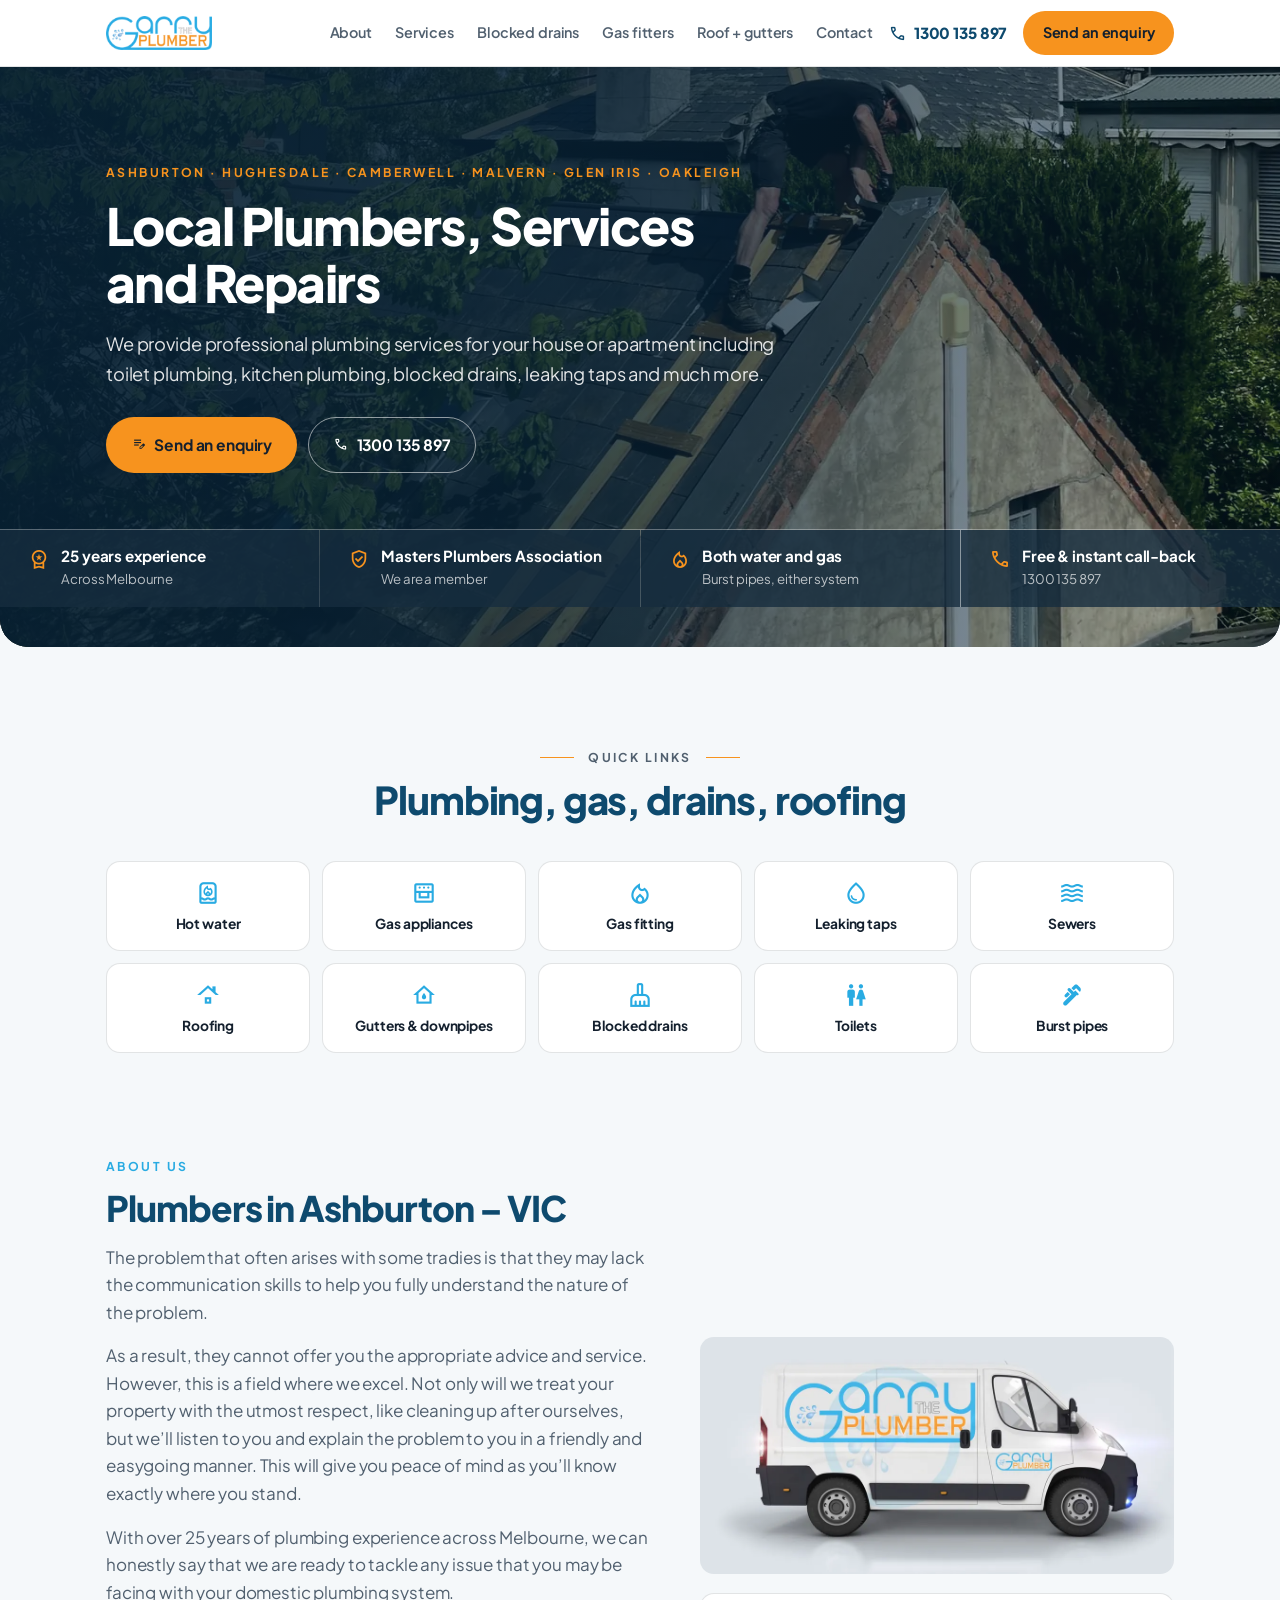
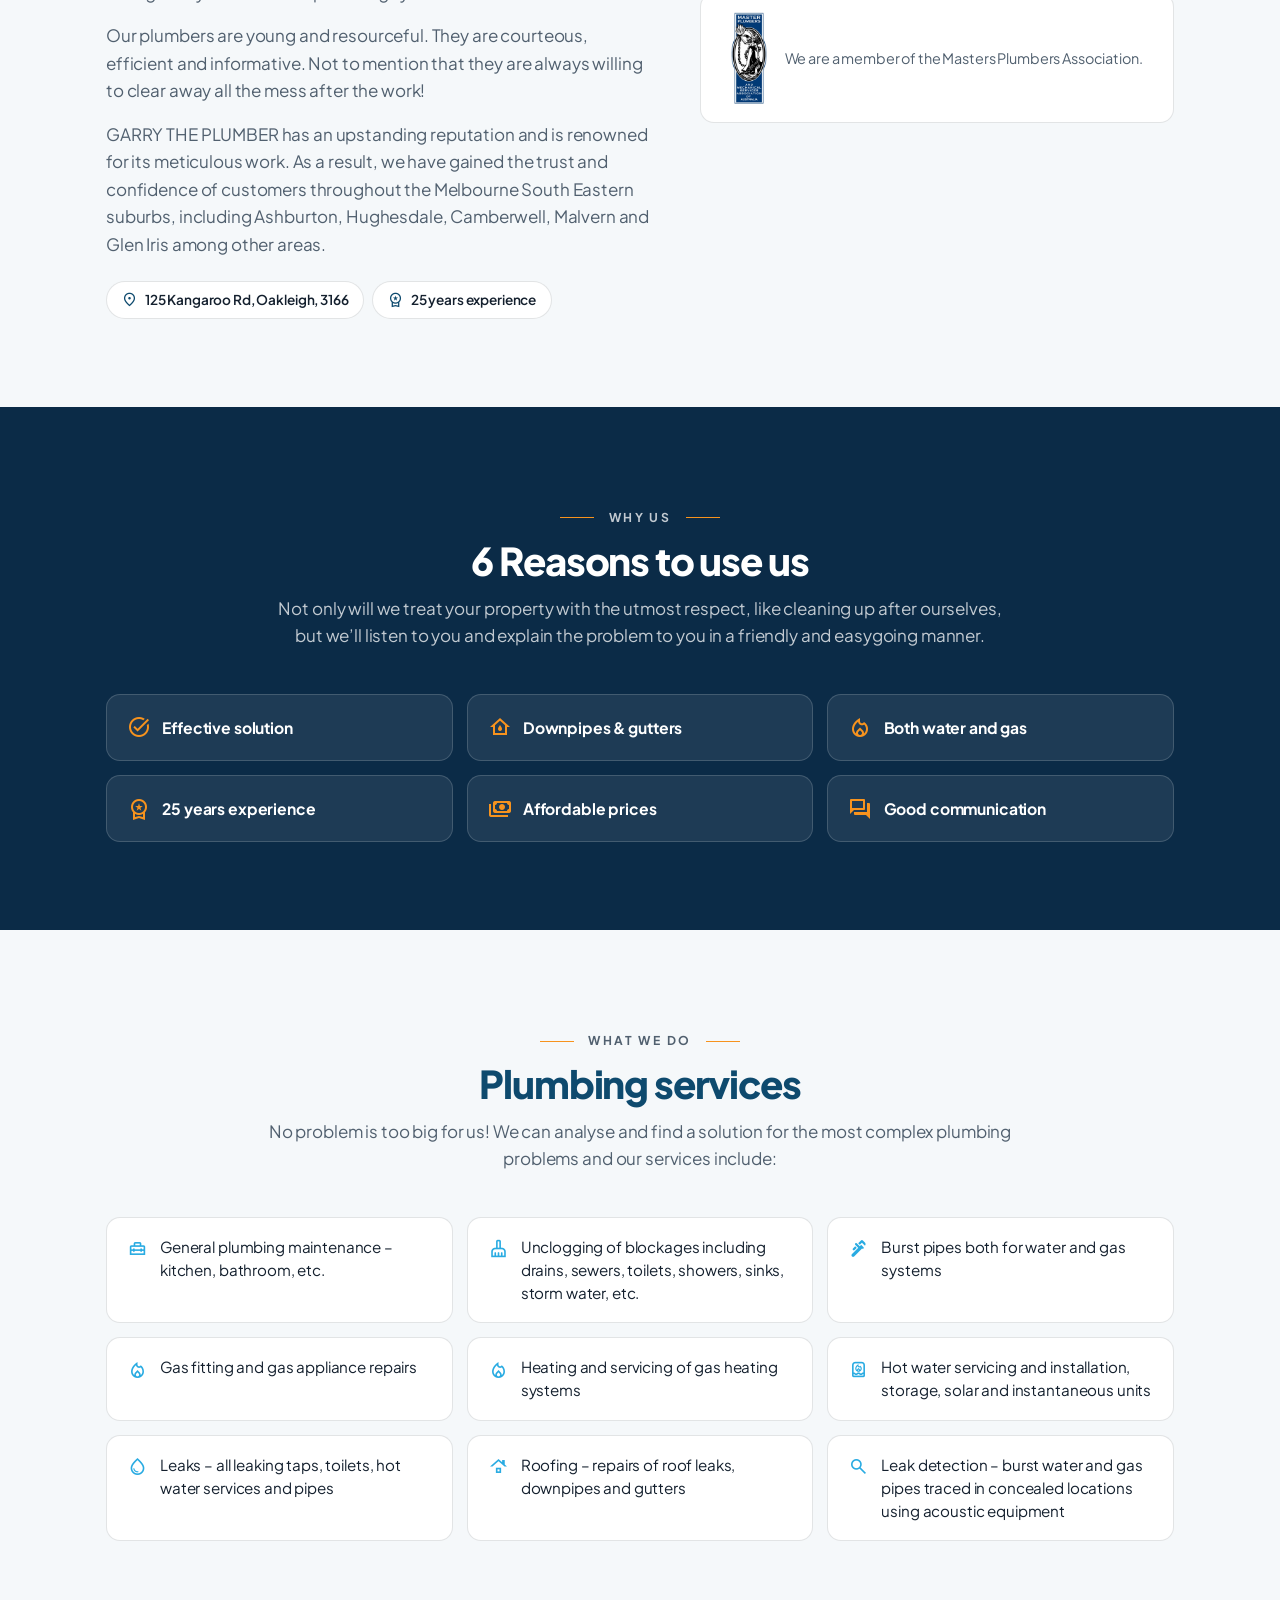
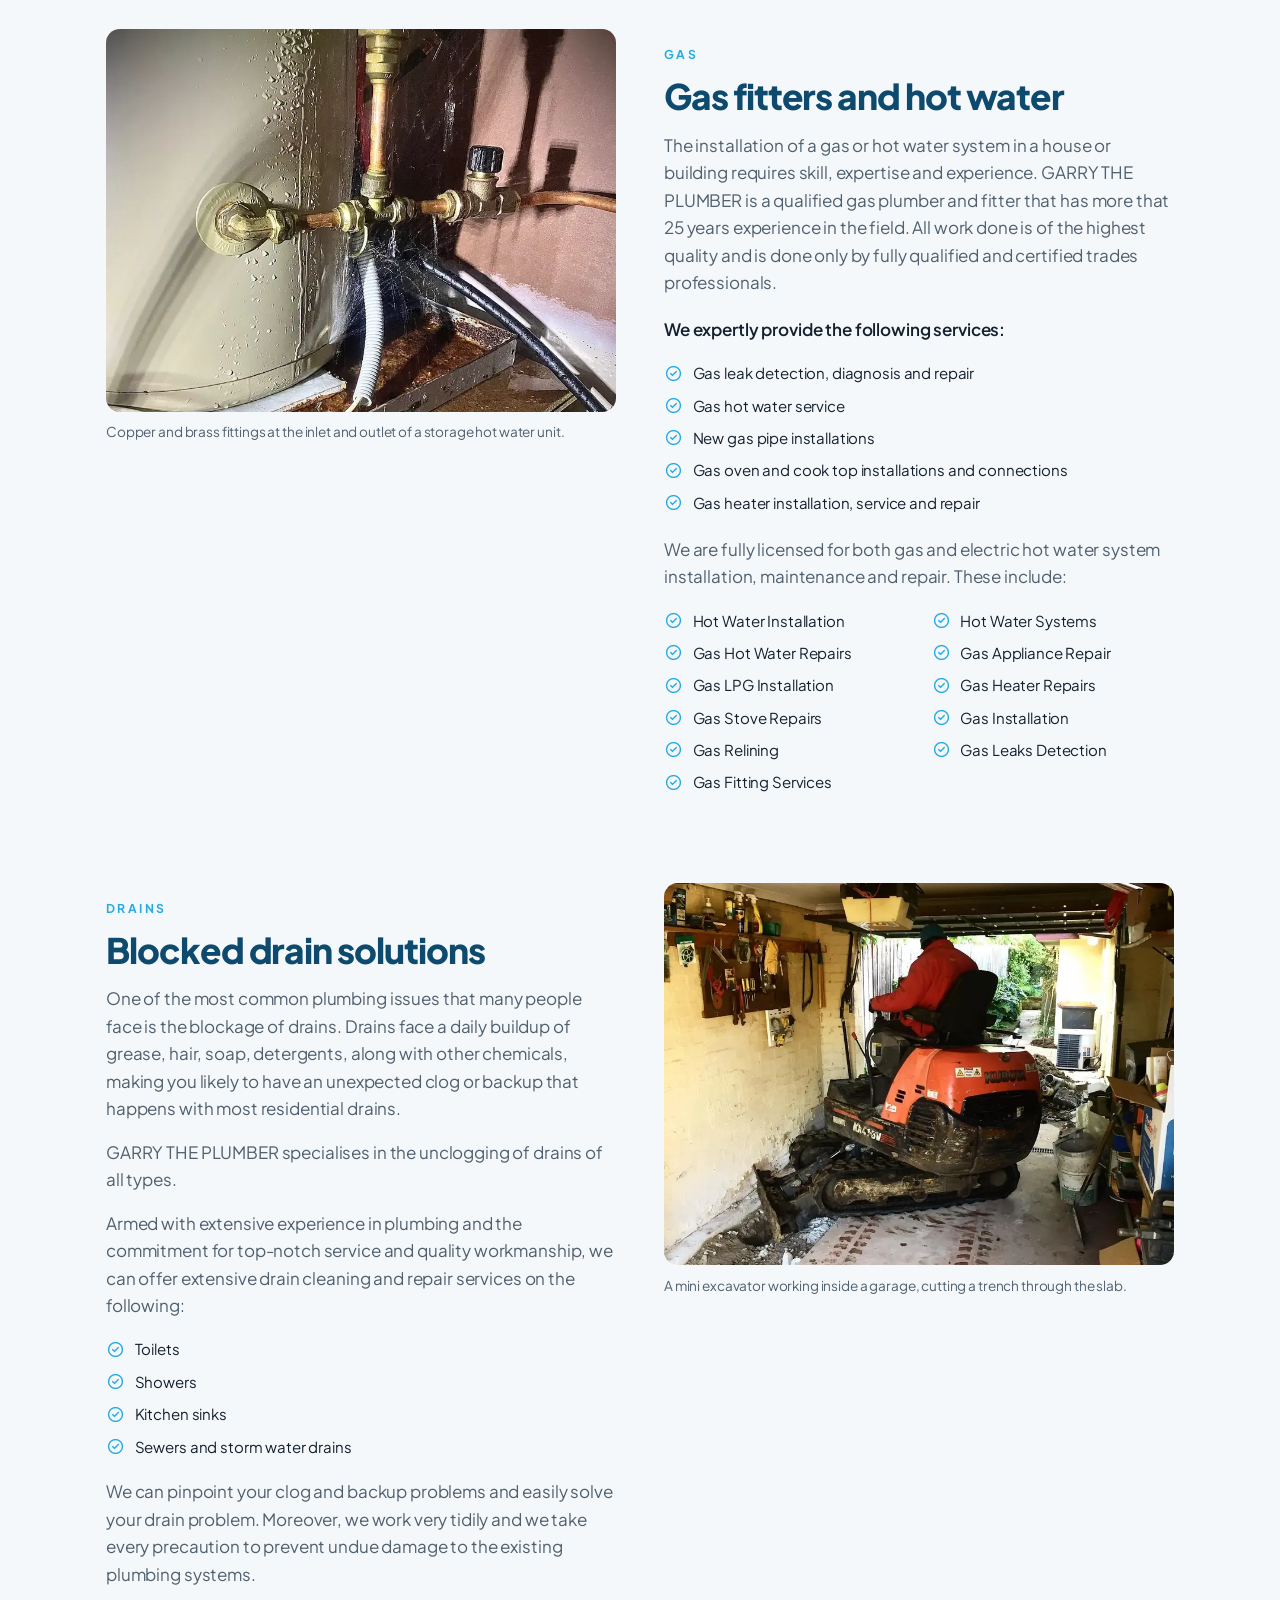
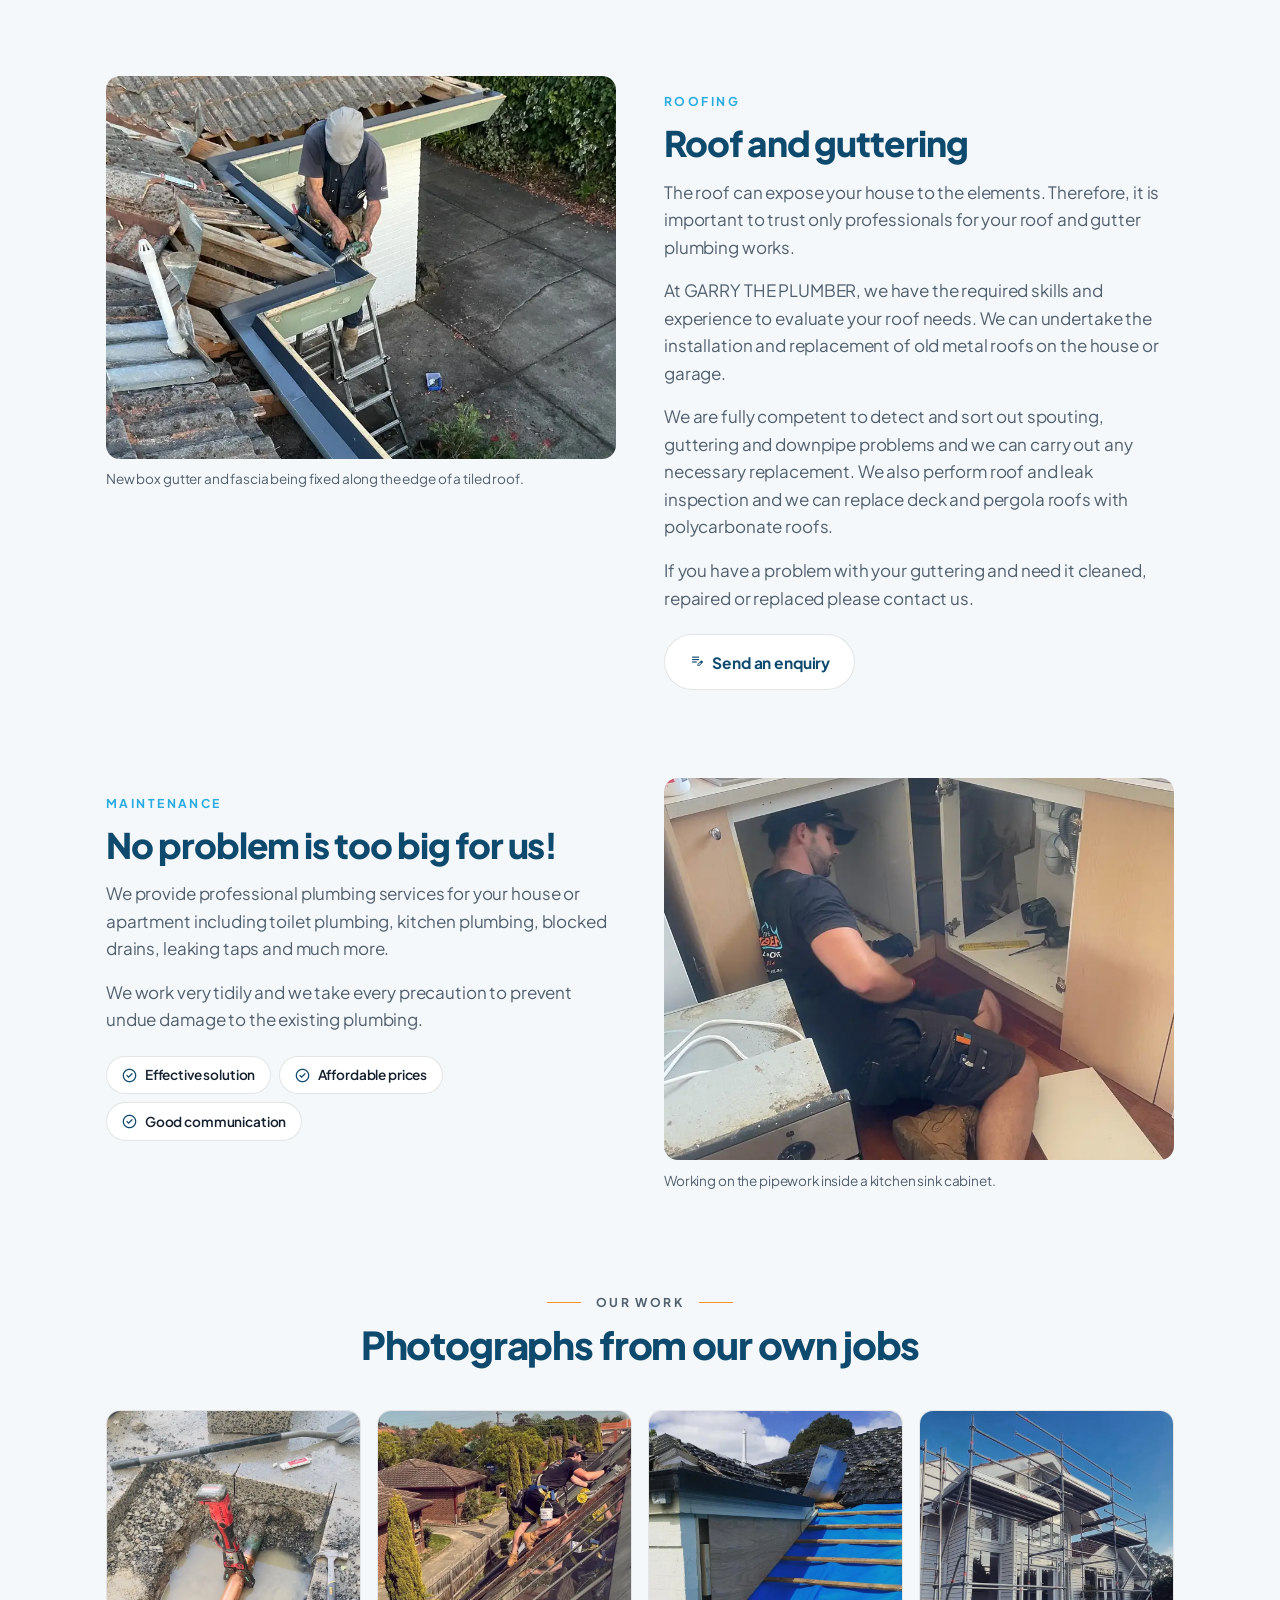
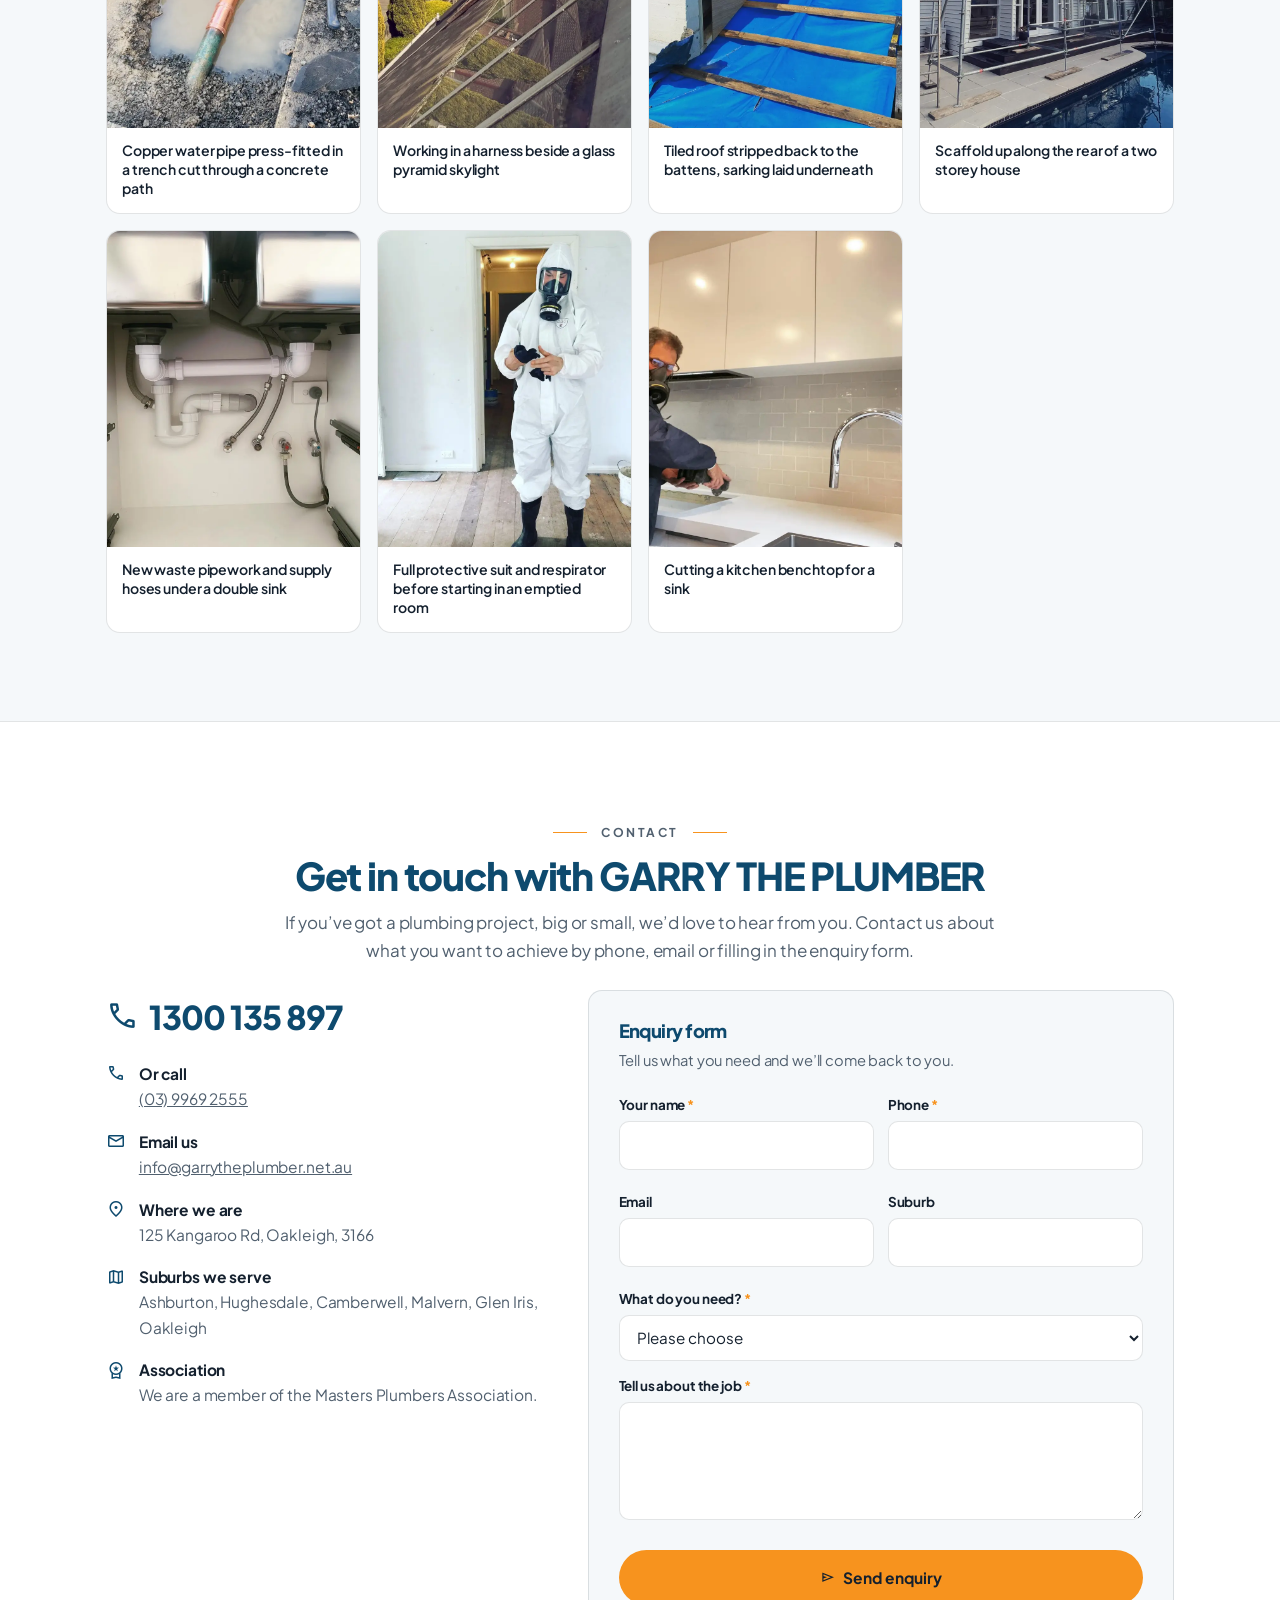
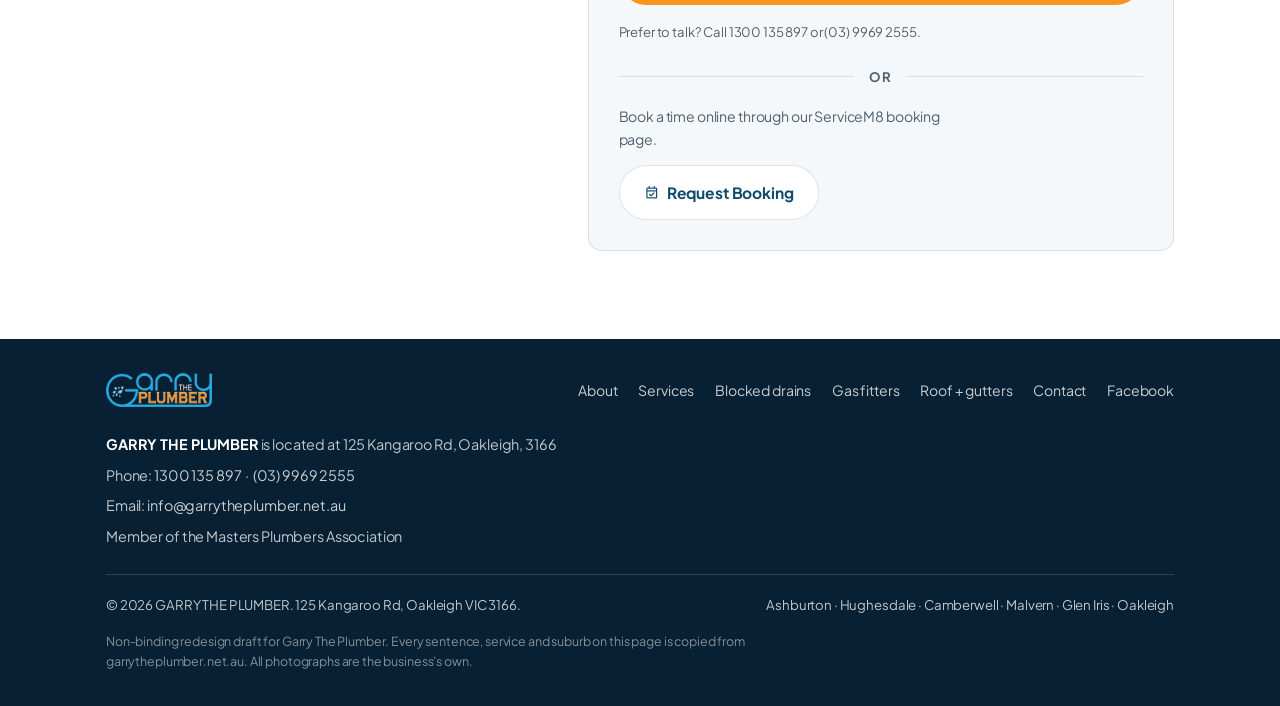
<file: garry/index.html>
<!DOCTYPE html>
<html lang="en-AU" data-theme="light">
<head>
<meta name="robots" content="noindex, nofollow">
<meta charset="utf-8">
<meta name="viewport" content="width=device-width, initial-scale=1">
<title>Garry The Plumber</title>
<meta name="description" content="Redesign draft for Garry The Plumber, 125 Kangaroo Rd, Oakleigh VIC 3166.">
<meta property="og:type" content="website">
<meta property="og:title" content="Garry The Plumber · Draft">
<meta property="og:description" content="Non-binding redesign draft for the Garry The Plumber website.">
<meta property="og:url" content="https://bespalovmax.github.io/garry/">
<meta property="og:image" content="https://bespalovmax.github.io/garry/og.jpg">
<meta property="og:image:type" content="image/jpeg">
<meta property="og:image:width" content="1200">
<meta property="og:image:height" content="630">

<!--
  ===========================================================================
  REDESIGN DRAFT. This is not the Garry The Plumber website.
  A non-binding proposal. No engagement, not for publication.

  CONTENT
  Every sentence, service, bullet and suburb on this page is copied from
  garrytheplumber.net.au. Nothing is rewritten and nothing is invented.
  All 14 images are the business's own: 13 job photographs supplied by the
  owner's site and Facebook page, plus their Master Plumbers badge and their
  own logo file. No stock photography appears anywhere on this page.

  WHAT IS PRESERVED
    - The copy, word for word.
    - Section order, and every anchor id: #about-id, #services-id,
      #gas-fitters-id, #blocked-drains-id, #roof+gutters-id, #contact-id.
      Existing links and muscle memory still land where they used to.
    - The conversion targets. Both phone numbers, the email address, and the
      ServiceM8 Request Booking button on its original URL, unchanged.
    - The brand colours, eyedropped from their logo file: cyan #29ABE2 and
      orange #F7931E. White on #29ABE2 measures 2.6:1, so the cyan stays
      decorative and a deeper tone of the same hue, #0E4A6E, carries the
      text at 8.9:1. The deep navy #0B2B47 is lifted from a slide background
      already on their own page. Dark text on the orange measures 7.2:1.

  WHAT CHANGED
    - THE ENQUIRY FORM NOW EXISTS. The live contact section says "Contact us
      about what you want to achieve by phone, email or filling in the
      enquiry form". The live page has no form, input or textarea anywhere in
      it. That sentence is kept word for word here, and all three ways of
      getting in touch now work. In this draft the form composes the message
      and hands it to the visitor's mail client; on their own hosting it
      would post server-side instead.
    - No broken images. On the live page four images fail to load, and three
      of them print the words "Image is not available" on screen, one of
      those on the slide that loads first.
    - The ten service tiles in the live slider link to
      garrytheplumber.net.au/GoToSlide[1], [2] and [4], which are not pages.
      Here the same ten tiles link to the sections they describe.
    - The footer carries the business. The live footer's only line of text is
      the copyright symbol followed by a credit to two web developers, and
      names Garry The Plumber nowhere.
    - Typography, grid, spacing and one radius system. The five <h1> elements
      on the live page become one.
    - A phone button fixed to the bottom of the screen on mobile.

  NOT SHOWN, DELIBERATELY
  A founding year, opening hours, a star rating, a review count, staff
  numbers and staff names are absent from their site, so they are absent
  here. There are no testimonials on their site, so there is no testimonial
  section. "ESTABLISHED 1891" on the Master Plumbers badge is the
  association's year and is not repeated anywhere as the business's own.
  Every figure on this page is "25 years", which is their own wording.

  PLACEHOLDERS: none. Nothing on this page is waiting to be filled in.
  ===========================================================================
-->

<link rel="preconnect" href="https://fonts.googleapis.com">
<link rel="preconnect" href="https://fonts.gstatic.com" crossorigin>
<link href="https://fonts.googleapis.com/css2?family=Plus+Jakarta+Sans:wght@400;500;600;700;800&family=Material+Symbols+Outlined:opsz,wght,FILL,GRAD@24,400,0,0&display=swap" rel="stylesheet">

<style>
/* ---------- tokens -----------------------------------------------------
   Cyan #29ABE2 and orange #F7931E are eyedropped from the logo file.
   Cyan never carries text on light ground: white on it is 2.6:1. #0E4A6E is
   the same hue taken deeper and does the reading. #0B2B47 is their own
   slide background colour.
   ---------------------------------------------------------------------- */
:root{
  --cyan:#29ABE2;
  --navy:#0E4A6E;
  --navy-deep:#0B2B47;
  --navy-darkest:#072033;
  --orange:#F7931E;
  --ink:#14202E;
  --muted:#51606F;
  --paper:#F5F8FA;
  --card:#FFFFFF;
  --line:rgba(20,32,46,.12);
  --r:14px;
  --maxw:1180px;
  --pad:clamp(18px,4.5vw,56px);
}
:root[data-theme="dark"]{
  --ink:#E9EEF5; --muted:#9FB0C2; --paper:#0A1420; --card:#101E30;
  --line:rgba(233,238,245,.15); --navy:#7FC9EE;
}
@media (prefers-color-scheme: dark){
  :root:not([data-theme]){
    --ink:#E9EEF5; --muted:#9FB0C2; --paper:#0A1420; --card:#101E30;
    --line:rgba(233,238,245,.15); --navy:#7FC9EE;
  }
}

*,*::before,*::after{box-sizing:border-box}
html{-webkit-text-size-adjust:100%; scroll-behavior:smooth}
@media (prefers-reduced-motion:reduce){ html{scroll-behavior:auto} }
body{
  margin:0; background:var(--paper); color:var(--ink);
  font-family:"Plus Jakarta Sans","Segoe UI",system-ui,sans-serif;
  font-size:17px; line-height:1.62; letter-spacing:-.008em;
  -webkit-font-smoothing:antialiased;
}
img{display:block; max-width:100%; height:auto}
h1,h2,h3{margin:0; font-weight:800; letter-spacing:-.03em; line-height:1.12}
p{margin:0}
ul,ol{margin:0; padding:0; list-style:none}
.wrap{max-width:var(--maxw); margin-inline:auto; padding-inline:var(--pad)}
.ms{font-family:"Material Symbols Outlined"; font-weight:400; line-height:1;
    letter-spacing:normal; white-space:nowrap; font-feature-settings:'liga'; display:none}
.icons-ready .ms{display:inline-block}
:where(a,button,input,select,textarea,summary):focus-visible{outline:2px solid var(--orange); outline-offset:3px}
.sr{position:absolute; width:1px; height:1px; padding:0; margin:-1px; overflow:hidden;
    clip:rect(0 0 0 0); white-space:nowrap; border:0}

/* ---------- buttons ---------------------------------------------------- */
.btn{
  display:inline-flex; align-items:center; justify-content:center; gap:.45rem;
  padding:.88rem 1.5rem; border-radius:999px; border:1.5px solid transparent;
  font:inherit; font-size:.97rem; font-weight:700; text-decoration:none;
  cursor:pointer; white-space:nowrap;
  transition:transform .16s cubic-bezier(.16,1,.3,1), background-color .16s, color .16s, border-color .16s;
}
.btn-orange{background:var(--orange); color:#14202E}
.btn-orange:hover{transform:translateY(-2px)}
.btn-orange:active{transform:translateY(0) scale(.985)}
.btn-ghost{border-color:rgba(255,255,255,.55); color:#fff; background:transparent}
.btn-ghost:hover{background:rgba(255,255,255,.12); transform:translateY(-2px)}
.btn-line{border-color:var(--line); color:var(--navy); background:var(--card)}
.btn-line:hover{border-color:var(--cyan); transform:translateY(-2px)}

/* ---------- header ----------------------------------------------------- */
.hdr{position:sticky; top:0; z-index:50; background:var(--card); border-bottom:1px solid var(--line)}
.hdr .wrap{display:flex; flex-wrap:wrap; align-items:center; gap:.35rem 1rem; min-height:66px}
/* The number is nowrap, so when the row cannot hold logo and number it wraps
   under the logo. Without the wrap, min-width:0 shrinks the link's box and the
   digits paint past it: the box measures clean while the page overflows. */
.brand img{height:34px; width:auto}
.nav{display:none; gap:1.45rem; margin-left:auto; font-size:.9rem; font-weight:600}
.nav a{color:var(--muted); text-decoration:none}
.nav a:hover{color:var(--navy)}
.hdr-tel{display:inline-flex; align-items:center; gap:.4rem; margin-left:auto;
  font-weight:800; font-size:.95rem; color:var(--navy); text-decoration:none; white-space:nowrap}
.hdr-tel .ms{font-size:19px}
.hdr .btn{display:none}
@media (min-width:980px){
  .nav{display:flex} .hdr-tel{margin-left:0} .hdr .btn{display:inline-flex; padding:.6rem 1.15rem; font-size:.9rem}
}

/* ---------- hero ------------------------------------------------------- */
.hero{position:relative; background:var(--navy-darkest); border-radius:0 0 28px 28px}
/* The clip belongs to the photo, not to the section: on .hero it also
   cropped hero content silently. */
.hero-bg{position:absolute; inset:0; border-radius:inherit; overflow:hidden}
.hero-bg img{width:100%; height:100%; object-fit:cover; object-position:56% 42%}
.hero-bg::after{
  content:""; position:absolute; inset:0;
  background:linear-gradient(100deg, rgba(7,32,51,.95) 0%, rgba(7,32,51,.84) 44%, rgba(7,32,51,.34) 100%);
}
.hero-in{position:relative; padding-block:clamp(48px,9vw,96px) clamp(26px,4vw,40px)}
.eyebrow{font-size:.76rem; font-weight:700; letter-spacing:.2em; text-transform:uppercase; color:var(--orange)}
.hero h1{margin-top:.9rem; color:#fff; font-size:clamp(1.6rem,6.6vw,3.2rem); max-width:19ch}
.hero .lede{margin-top:1.1rem; color:rgba(255,255,255,.88); font-size:clamp(1rem,2.3vw,1.14rem); max-width:52ch}
.hero-cta{display:flex; flex-wrap:wrap; gap:.7rem; margin-top:1.8rem}
.strip{position:relative; display:grid; gap:1px; background:rgba(255,255,255,.18);
  border-top:1px solid rgba(255,255,255,.18); margin-top:clamp(30px,5vw,56px)}
@media (min-width:640px){ .strip{grid-template-columns:repeat(2,1fr)} }
@media (min-width:1000px){ .strip{grid-template-columns:repeat(4,1fr)} }
.strip div{background:rgba(7,32,51,.74); padding:1.05rem clamp(18px,4.5vw,28px); display:flex; gap:.7rem; align-items:flex-start}
.strip .st{min-width:0}
.strip .ms{font-size:22px; color:var(--orange); flex:none; margin-top:.1rem}
.strip b{display:block; color:#fff; font-size:.95rem; font-weight:700; line-height:1.3}
.strip .sub{display:block; color:rgba(255,255,255,.7); font-size:.83rem; margin-top:.15rem}

/* ---------- sections ---------------------------------------------------- */
.sec{padding-block:clamp(44px,7vw,88px)}
.head{text-align:center; max-width:62ch; margin-inline:auto}
.head h2{font-size:clamp(1.6rem,4.4vw,2.4rem); color:var(--navy)}
.head p{margin-top:.8rem; color:var(--muted)}
.rule{display:flex; align-items:center; justify-content:center; gap:.9rem; margin-bottom:.7rem}
.rule::before,.rule::after{content:""; width:34px; height:1px; background:var(--orange)}

/* ---------- ten tiles: every one links to a section that exists --------- */
.tiles{display:grid; gap:12px; margin-top:clamp(24px,4vw,40px);
  grid-template-columns:repeat(2,minmax(0,1fr))}
@media (min-width:700px){ .tiles{grid-template-columns:repeat(5,minmax(0,1fr))} }
.tiles a{
  display:flex; flex-direction:column; align-items:center; gap:.55rem; text-align:center;
  padding:18px 10px; background:var(--card); border:1px solid var(--line);
  border-radius:var(--r); text-decoration:none; color:var(--ink);
  font-size:.86rem; font-weight:700; line-height:1.25;
  transition:transform .16s cubic-bezier(.16,1,.3,1), border-color .16s;
}
.tiles a:hover{transform:translateY(-3px); border-color:var(--cyan)}
.tiles .ms{font-size:26px; color:var(--cyan)}

/* ---------- services: verbatim bullet list ----------------------------- */
.svc{display:grid; gap:14px; margin-top:clamp(26px,4vw,44px); grid-template-columns:1fr}
@media (min-width:760px){ .svc{grid-template-columns:repeat(2,1fr)} }
@media (min-width:1080px){ .svc{grid-template-columns:repeat(3,1fr)} }
.svc li{
  display:flex; gap:.75rem; align-items:flex-start;
  background:var(--card); border:1px solid var(--line); border-radius:var(--r); padding:18px 20px;
  font-size:.95rem; line-height:1.5;
}
.svc .ms{font-size:21px; color:var(--cyan); flex:none; margin-top:.15rem}

/* ---------- detail blocks: copy plus one of their photos --------------- */
.det{display:grid; gap:clamp(22px,4vw,48px); align-items:start}
@media (min-width:900px){
  .det{grid-template-columns:minmax(0,1fr) minmax(0,1fr)}
  .det.flip .det-fig{order:2}
  .det-fig{position:sticky; top:86px}
}
.det-fig{margin:0}
.det-fig img{border-radius:var(--r); width:100%; aspect-ratio:4/3; object-fit:cover}
.det-fig figcaption{margin-top:.6rem; font-size:.85rem; color:var(--muted)}
.det h2{font-size:clamp(1.5rem,4.2vw,2.2rem); color:var(--navy)}
.det p{margin-top:1rem; color:var(--muted)}
.det ul{margin-top:1.1rem; display:grid; gap:.5rem}
.det li{display:flex; gap:.6rem; align-items:flex-start; font-size:.94rem; color:var(--ink)}
.det li .ms{font-size:19px; color:var(--cyan); flex:none; margin-top:.15rem}
.det ul.two-col{display:grid; grid-template-columns:repeat(2,minmax(0,1fr)); column-gap:1.6rem}
@media (max-width:560px){ .det ul.two-col{grid-template-columns:1fr} }

/* ---------- reasons band ------------------------------------------------ */
.band{background:var(--navy-deep); color:#fff}
.band .head h2{color:#fff}
.band .head p{color:rgba(255,255,255,.75)}
.reasons{display:grid; gap:14px; margin-top:clamp(26px,4vw,44px); grid-template-columns:1fr}
@media (min-width:640px){ .reasons{grid-template-columns:repeat(2,1fr)} }
@media (min-width:1000px){ .reasons{grid-template-columns:repeat(3,1fr)} }
.reasons div{background:rgba(255,255,255,.08); border:1px solid rgba(255,255,255,.16);
  border-radius:var(--r); padding:20px; display:flex; gap:.7rem; align-items:center}
.reasons .ms{font-size:24px; color:var(--orange); flex:none}
.reasons b{font-size:.98rem; font-weight:700}

/* ---------- gallery: captions describe only what is in the frame ------- */
.gal{display:grid; gap:16px; margin-top:clamp(26px,4vw,44px); grid-template-columns:repeat(2,minmax(0,1fr))}
@media (min-width:760px){ .gal{grid-template-columns:repeat(3,minmax(0,1fr))} }
@media (min-width:1080px){ .gal{grid-template-columns:repeat(4,minmax(0,1fr))} }
.gal figure{margin:0; background:var(--card); border:1px solid var(--line); border-radius:var(--r); overflow:hidden}
.gal img{width:100%; aspect-ratio:4/5; object-fit:cover}
.gal figcaption{padding:13px 15px 15px; font-size:.88rem; font-weight:600; color:var(--ink); line-height:1.35}

/* ---------- about ------------------------------------------------------- */
.about{display:grid; gap:clamp(24px,4vw,48px); align-items:center}
@media (min-width:900px){ .about{grid-template-columns:minmax(0,1.15fr) minmax(0,1fr)} }
.about h2{font-size:clamp(1.5rem,4.2vw,2.2rem); color:var(--navy)}
.about p{margin-top:1rem; color:var(--muted)}
.about-aside{display:flex; flex-direction:column; gap:1.2rem; align-items:center; text-align:center}
.about-aside img.van{border-radius:var(--r); width:100%}
.badge-row{display:flex; gap:1.1rem; align-items:center; justify-content:center;
  background:var(--card); border:1px solid var(--line); border-radius:var(--r); padding:18px 20px; width:100%}
.badge-row img{height:92px; width:auto; flex:none}
.badge-row span{font-size:.9rem; color:var(--muted); text-align:left; line-height:1.45}
.chips{display:flex; flex-wrap:wrap; gap:.5rem; margin-top:1.4rem}
.chip{display:inline-flex; align-items:center; gap:.4rem; padding:.45rem .9rem; background:var(--card);
  border:1px solid var(--line); border-radius:999px; font-size:.85rem; font-weight:600; color:var(--ink)}
.chip .ms{font-size:17px; color:var(--navy)}

/* ---------- contact + the enquiry form --------------------------------- */
.contact{background:var(--card); border-top:1px solid var(--line)}
.c-grid{display:grid; gap:clamp(24px,4vw,48px); margin-top:1.6rem; align-items:start}
@media (min-width:900px){ .c-grid{grid-template-columns:minmax(0,.85fr) minmax(0,1.15fr)} }
.dial{display:inline-flex; align-items:center; gap:.6rem; text-decoration:none; color:var(--navy);
  font-size:clamp(1.5rem,5.4vw,2.05rem); font-weight:800; letter-spacing:-.03em}
.dial:hover{text-decoration:underline; text-underline-offset:6px}
.crow{display:flex; gap:.8rem; margin-top:1.1rem; color:var(--muted); font-size:.97rem}
.crow .ms{font-size:20px; color:var(--navy); flex:none; margin-top:.15rem}
.crow strong{display:block; color:var(--ink); font-weight:700}
.crow a{color:inherit}

.form-card{background:var(--paper); border:1px solid var(--line); border-radius:var(--r); padding:clamp(20px,3.4vw,30px)}
.form-card h3{font-size:1.15rem; color:var(--navy)}
.form-card > p{margin-top:.45rem; font-size:.92rem; color:var(--muted)}
.fg{display:grid; gap:14px; margin-top:1.3rem}
@media (min-width:600px){ .fg.two{grid-template-columns:repeat(2,minmax(0,1fr))} }
.field label{display:block; font-size:.84rem; font-weight:700; color:var(--ink); margin-bottom:.35rem}
.field .req{color:var(--orange)}
.field input,.field select,.field textarea{
  width:100%; font:inherit; font-size:.95rem; color:var(--ink);
  background:var(--card); border:1.5px solid var(--line); border-radius:10px;
  padding:.7rem .85rem; transition:border-color .16s;
}
.field textarea{min-height:118px; resize:vertical}
.field input:focus,.field select:focus,.field textarea:focus{border-color:var(--cyan); outline:none}
.field input:focus-visible,.field select:focus-visible,.field textarea:focus-visible{outline:2px solid var(--orange); outline-offset:2px}
.field .err{display:none; margin-top:.3rem; font-size:.81rem; font-weight:600; color:#C0392B}
.field.bad input,.field.bad select,.field.bad textarea{border-color:#C0392B}
.field.bad .err{display:block}
:root[data-theme="dark"] .field .err{color:#FF8A7A}
@media (prefers-color-scheme:dark){ :root:not([data-theme]) .field .err{color:#FF8A7A} }
.form-actions{display:flex; flex-wrap:wrap; gap:.8rem; align-items:center; margin-top:1.4rem}
.form-actions .btn{flex:1 1 auto}
.form-note{margin-top:1rem; font-size:.82rem; color:var(--muted)}
.or{display:flex; align-items:center; gap:.9rem; margin:1.5rem 0 1.1rem; color:var(--muted); font-size:.82rem;
  font-weight:700; letter-spacing:.12em; text-transform:uppercase}
.or::before,.or::after{content:""; height:1px; background:var(--line); flex:1}
.sm8{display:flex; flex-wrap:wrap; gap:.9rem; align-items:center; justify-content:space-between}
.sm8 p{font-size:.88rem; color:var(--muted); max-width:34ch}

.sent{display:none; margin-top:1.3rem; background:var(--card); border:1.5px solid var(--cyan);
  border-radius:12px; padding:20px}
.sent.on{display:block}
.sent h4{margin:0; font-size:1rem; color:var(--navy); display:flex; align-items:center; gap:.5rem}
.sent h4 .ms{font-size:21px; color:var(--cyan)}
.sent p{margin-top:.6rem; font-size:.9rem; color:var(--muted)}
.sent pre{margin:.9rem 0 0; padding:14px; background:var(--paper); border:1px solid var(--line);
  border-radius:10px; font-family:ui-monospace,SFMono-Regular,Menlo,monospace; font-size:.82rem;
  line-height:1.55; white-space:pre-wrap; word-break:break-word; color:var(--ink)}
.sent .btn{margin-top:.9rem}

/* ---------- footer: the business, not the developer -------------------- */
.ft{background:var(--navy-darkest); color:rgba(255,255,255,.75); padding-block:34px 96px; font-size:.88rem}
@media (min-width:760px){ .ft{padding-bottom:34px} }
.ft-top{display:flex; flex-wrap:wrap; gap:1.2rem 2rem; align-items:center; justify-content:space-between}
.ft-top img{height:34px; width:auto}
.ft-nav{display:flex; flex-wrap:wrap; gap:.7rem 1.3rem}
.ft a{color:rgba(255,255,255,.78); text-decoration:none}
.ft a:hover{color:#fff}
.ft-mid{margin-top:1.6rem; display:grid; gap:.45rem; font-size:.9rem}
.ft-mid strong{color:#fff; font-weight:700}
.ft-btm{margin-top:1.6rem; padding-top:1.2rem; border-top:1px solid rgba(255,255,255,.15);
  display:flex; flex-wrap:wrap; gap:.5rem 1.4rem; justify-content:space-between; font-size:.83rem}
.ft-note{margin-top:1rem; font-size:.78rem; color:rgba(255,255,255,.5); max-width:78ch}

/* ---------- sticky call button, mobile only ----------------------------- */
.callbar{
  position:fixed; left:0; right:0; bottom:0; z-index:60;
  padding:10px var(--pad) calc(10px + env(safe-area-inset-bottom));
  background:color-mix(in srgb, var(--card) 92%, transparent);
  backdrop-filter:blur(10px); -webkit-backdrop-filter:blur(10px);
  border-top:1px solid var(--line);
}
.callbar .btn{width:100%; padding:1rem}
@media (min-width:760px){ .callbar{display:none} }

@media (prefers-reduced-motion:no-preference){
  .rv{opacity:0; transform:translateY(16px); transition:opacity .6s cubic-bezier(.16,1,.3,1), transform .6s cubic-bezier(.16,1,.3,1)}
  .rv.in{opacity:1; transform:none}
}
@media (prefers-reduced-motion:reduce){ *,*::before,*::after{animation:none!important; transition:none!important} }

/* ---------- mobile safety net, identical in every demo -----------------
   Swept at every CSS width from 160 to 440, not at a handful of device
   widths. A phone's page zoom shrinks the CSS viewport to device width
   divided by the zoom, so a 375 phone at 175% lays the page out at 214px:
   any width in that range is a real screen. The test is that no element
   box and no text run crosses either edge of the layout viewport
   (document.documentElement.clientWidth), with every horizontal clip
   neutralised first. A missing scrollbar proves nothing: overflow:hidden
   on an ancestor turns overflow into a silent crop.

   min-width on a flex or grid item defaults to auto, so the item refuses
   to shrink below its content's min-content width. One long unbreakable
   string - an email address, a URL, a long compound word - then becomes a
   hard floor for its whole column and pushes the page past the viewport.
   :where() holds specificity at 0, so every rule above still wins, and on
   an ordinary block box min-width:auto already computes to 0: this changes
   flex and grid items only. Anything that must keep its size still says
   flex:none.
   ---------------------------------------------------------------------- */
:where(body *){min-width:0}
:where(p,h1,h2,h3,h4,h5,h6,li,dt,dd,a,span,strong,em,b,small,blockquote,
       figcaption,label,td,th,summary,button){overflow-wrap:break-word}
:where(img,svg,video,canvas,iframe){max-width:100%}
/* A button label wraps rather than pushing the page sideways. nowrap above
   is right at normal text size and overflows at a phone's larger setting. */
.btn,button{max-width:100%; white-space:normal}
/* Below 300 CSS px, which a phone reaches only through zoom, one long word
   must not set the width of its column: break-word leaves min-content
   alone, anywhere lowers it. Pill padding eases for the same reason. */
@media (max-width:299px){
  :where(body *){overflow-wrap:anywhere}
  .btn{padding-inline:1rem}
}
</style>
</head>
<body>

<header class="hdr">
  <div class="wrap">
    <a class="brand" href="#top"><img src="img/gtp-logo.webp" alt="Garry The Plumber" width="600" height="192"></a>
    <nav class="nav">
      <a href="#about-id">About</a>
      <a href="#services-id">Services</a>
      <a href="#blocked-drains-id">Blocked drains</a>
      <a href="#gas-fitters-id">Gas fitters</a>
      <a href="#roof+gutters-id">Roof + gutters</a>
      <a href="#contact-id">Contact</a>
    </nav>
    <a class="hdr-tel" href="tel:+611300135897"><span class="ms" aria-hidden="true">call</span>1300 135 897</a>
    <a class="btn btn-orange" href="#enquiry">Send an enquiry</a>
  </div>
</header>

<main id="top">

  <!-- Hero on one of their own photographs. Headline and paragraph verbatim. -->
  <section class="hero">
    <div class="hero-bg">
      <img src="img/hero-slate-roof.webp" alt="A roof plumber fixing capping along the ridge of a slate roof" width="1440" height="1185" fetchpriority="high">
    </div>
    <div class="hero-in">
      <div class="wrap">
        <p class="eyebrow">Ashburton &middot; Hughesdale &middot; Camberwell &middot; Malvern &middot; Glen Iris &middot; Oakleigh</p>
        <h1>Local Plumbers, Services and Repairs</h1>
        <p class="lede">We provide professional plumbing services for your house or apartment including toilet plumbing, kitchen plumbing, blocked drains, leaking taps and much more.</p>
        <div class="hero-cta">
          <a class="btn btn-orange" href="#enquiry"><span class="ms" aria-hidden="true">edit_note</span>Send an enquiry</a>
          <a class="btn btn-ghost" href="tel:+611300135897"><span class="ms" aria-hidden="true">call</span>1300 135 897</a>
        </div>
      </div>
      <div class="strip">
        <div><span class="ms" aria-hidden="true">workspace_premium</span><span class="st"><b>25 years experience</b><span class="sub">Across Melbourne</span></span></div>
        <div><span class="ms" aria-hidden="true">verified_user</span><span class="st"><b>Masters Plumbers Association</b><span class="sub">We are a member</span></span></div>
        <div><span class="ms" aria-hidden="true">local_fire_department</span><span class="st"><b>Both water and gas</b><span class="sub">Burst pipes, either system</span></span></div>
        <div><span class="ms" aria-hidden="true">call</span><span class="st"><b>Free &amp; instant call-back</b><span class="sub">1300 135 897</span></span></div>
      </div>
    </div>
  </section>

  <!--
    The ten tiles. On the live site these link to /GoToSlide[1], [2] and [4],
    which are not pages. Here each one goes to the section that describes it.
  -->
  <section class="sec">
    <div class="wrap">
      <div class="head rv">
        <p class="rule eyebrow">Quick links</p>
        <h2>Plumbing, gas, drains, roofing</h2>
      </div>
      <nav class="tiles rv" aria-label="Jump to a service">
        <a href="#gas-fitters-id"><span class="ms" aria-hidden="true">water_heater</span>Hot water</a>
        <a href="#gas-fitters-id"><span class="ms" aria-hidden="true">oven_gen</span>Gas appliances</a>
        <a href="#gas-fitters-id"><span class="ms" aria-hidden="true">local_fire_department</span>Gas fitting</a>
        <a href="#services-id"><span class="ms" aria-hidden="true">water_drop</span>Leaking taps</a>
        <a href="#blocked-drains-id"><span class="ms" aria-hidden="true">waves</span>Sewers</a>
        <a href="#roof+gutters-id"><span class="ms" aria-hidden="true">roofing</span>Roofing</a>
        <a href="#roof+gutters-id"><span class="ms" aria-hidden="true">water_damage</span>Gutters &amp; downpipes</a>
        <a href="#blocked-drains-id"><span class="ms" aria-hidden="true">cleaning_services</span>Blocked drains</a>
        <a href="#blocked-drains-id"><span class="ms" aria-hidden="true">wc</span>Toilets</a>
        <a href="#services-id"><span class="ms" aria-hidden="true">plumbing</span>Burst pipes</a>
      </nav>
    </div>
  </section>

  <!-- ABOUT. Copy verbatim from their About section. -->
  <section class="sec" id="about-id" style="padding-top:0">
    <div class="wrap about">
      <div class="rv">
        <p class="eyebrow" style="color:var(--cyan)">About us</p>
        <h2 style="margin-top:.7rem">Plumbers in Ashburton &ndash; VIC</h2>
        <p>The problem that often arises with some tradies is that they may lack the communication skills to help you fully understand the nature of the problem.</p>
        <p>As a result, they cannot offer you the appropriate advice and service. However, this is a field where we excel. Not only will we treat your property with the utmost respect, like cleaning up after ourselves, but we&rsquo;ll listen to you and explain the problem to you in a friendly and easygoing manner. This will give you peace of mind as you&rsquo;ll know exactly where you stand.</p>
        <p>With over 25 years of plumbing experience across Melbourne, we can honestly say that we are ready to tackle any issue that you may be facing with your domestic plumbing system.</p>
        <p>Our plumbers are young and resourceful. They are courteous, efficient and informative. Not to mention that they are always willing to clear away all the mess after the work!</p>
        <p>GARRY THE PLUMBER has an upstanding reputation and is renowned for its meticulous work. As a result, we have gained the trust and confidence of customers throughout the Melbourne South Eastern suburbs, including Ashburton, Hughesdale, Camberwell, Malvern and Glen Iris among other areas.</p>
        <div class="chips">
          <span class="chip"><span class="ms" aria-hidden="true">place</span>125 Kangaroo Rd, Oakleigh, 3166</span>
          <span class="chip"><span class="ms" aria-hidden="true">workspace_premium</span>25 years experience</span>
        </div>
      </div>
      <div class="about-aside rv">
        <img class="van" src="img/van.webp" alt="A Garry The Plumber van in the business livery" width="1000" height="500" loading="lazy">
        <div class="badge-row">
          <img src="img/mba-logo.webp" alt="Master Plumbers and Mechanical Services Association of Australia badge" width="204" height="522" loading="lazy">
          <span>We are a member of the Masters&nbsp;Plumbers Association.</span>
        </div>
      </div>
    </div>
  </section>

  <!-- 6 Reasons, their own wording from their own slide. -->
  <section class="band">
    <div class="sec">
      <div class="wrap">
        <div class="head rv">
          <p class="rule eyebrow">Why us</p>
          <h2>6 Reasons to use us</h2>
          <p>Not only will we treat your property with the utmost respect, like cleaning up after ourselves, but we&rsquo;ll listen to you and explain the problem to you in a friendly and easygoing manner.</p>
        </div>
        <div class="reasons">
          <div class="rv"><span class="ms" aria-hidden="true">task_alt</span><b>Effective solution</b></div>
          <div class="rv"><span class="ms" aria-hidden="true">water_damage</span><b>Downpipes &amp; gutters</b></div>
          <div class="rv"><span class="ms" aria-hidden="true">local_fire_department</span><b>Both water and gas</b></div>
          <div class="rv"><span class="ms" aria-hidden="true">workspace_premium</span><b>25 years experience</b></div>
          <div class="rv"><span class="ms" aria-hidden="true">payments</span><b>Affordable prices</b></div>
          <div class="rv"><span class="ms" aria-hidden="true">forum</span><b>Good communication</b></div>
        </div>
      </div>
    </div>
  </section>

  <!-- SERVICES. The nine bullets exactly as they are written on their page. -->
  <section class="sec" id="services-id">
    <div class="wrap">
      <div class="head rv">
        <p class="rule eyebrow">What we do</p>
        <h2>Plumbing services</h2>
        <p>No problem is too big for us! We can analyse and find a solution for the most complex plumbing problems and our services include:</p>
      </div>
      <ul class="svc">
        <li class="rv"><span class="ms" aria-hidden="true">home_repair_service</span>General plumbing maintenance &ndash; kitchen, bathroom, etc.</li>
        <li class="rv"><span class="ms" aria-hidden="true">cleaning_services</span>Unclogging of blockages including drains, sewers, toilets, showers, sinks, storm water, etc.</li>
        <li class="rv"><span class="ms" aria-hidden="true">plumbing</span>Burst pipes both for water and gas systems</li>
        <li class="rv"><span class="ms" aria-hidden="true">local_fire_department</span>Gas fitting and gas appliance repairs</li>
        <li class="rv"><span class="ms" aria-hidden="true">mode_heat</span>Heating and servicing of gas heating systems</li>
        <li class="rv"><span class="ms" aria-hidden="true">water_heater</span>Hot water servicing and installation, storage, solar and instantaneous units</li>
        <li class="rv"><span class="ms" aria-hidden="true">water_drop</span>Leaks &ndash; all leaking taps, toilets, hot water services and pipes</li>
        <li class="rv"><span class="ms" aria-hidden="true">roofing</span>Roofing &ndash; repairs of roof leaks, downpipes and gutters</li>
        <li class="rv"><span class="ms" aria-hidden="true">search</span>Leak detection &ndash; burst water and gas pipes traced in concealed locations using acoustic equipment</li>
      </ul>
    </div>
  </section>

  <!-- GAS FITTERS AND HOT WATER -->
  <section class="sec" id="gas-fitters-id" style="padding-top:0">
    <div class="wrap det">
      <figure class="det-fig rv">
        <img src="img/svc-hot-water.webp" alt="Copper and brass inlet and outlet fittings on a storage hot water unit" width="860" height="645" loading="lazy">
        <figcaption>Copper and brass fittings at the inlet and outlet of a storage hot water unit.</figcaption>
      </figure>
      <div class="rv">
        <p class="eyebrow" style="color:var(--cyan)">Gas</p>
        <h2 style="margin-top:.7rem">Gas fitters and hot water</h2>
        <p>The installation of a gas or hot water system in a house or building requires skill, expertise and experience. GARRY THE PLUMBER is a qualified gas plumber and fitter that has more that 25 years experience in the field. All work done is of the highest quality and is done only by fully qualified and certified trades professionals.</p>
        <p style="color:var(--ink); font-weight:600; margin-top:1.2rem">We expertly provide the following services:</p>
        <ul>
          <li><span class="ms" aria-hidden="true">check_circle</span>Gas leak detection, diagnosis and repair</li>
          <li><span class="ms" aria-hidden="true">check_circle</span>Gas hot water service</li>
          <li><span class="ms" aria-hidden="true">check_circle</span>New gas pipe installations</li>
          <li><span class="ms" aria-hidden="true">check_circle</span>Gas oven and cook top installations and connections</li>
          <li><span class="ms" aria-hidden="true">check_circle</span>Gas heater installation, service and repair</li>
        </ul>
        <p style="margin-top:1.3rem">We are fully licensed for both gas and electric hot water system installation, maintenance and repair. These include:</p>
        <ul class="two-col">
          <li><span class="ms" aria-hidden="true">check_circle</span>Hot Water Installation</li>
          <li><span class="ms" aria-hidden="true">check_circle</span>Hot Water Systems</li>
          <li><span class="ms" aria-hidden="true">check_circle</span>Gas Hot Water Repairs</li>
          <li><span class="ms" aria-hidden="true">check_circle</span>Gas Appliance Repair</li>
          <li><span class="ms" aria-hidden="true">check_circle</span>Gas LPG Installation</li>
          <li><span class="ms" aria-hidden="true">check_circle</span>Gas Heater Repairs</li>
          <li><span class="ms" aria-hidden="true">check_circle</span>Gas Stove Repairs</li>
          <li><span class="ms" aria-hidden="true">check_circle</span>Gas Installation</li>
          <li><span class="ms" aria-hidden="true">check_circle</span>Gas Relining</li>
          <li><span class="ms" aria-hidden="true">check_circle</span>Gas Leaks Detection</li>
          <li><span class="ms" aria-hidden="true">check_circle</span>Gas Fitting Services</li>
        </ul>
      </div>
    </div>
  </section>

  <!-- BLOCKED DRAINS -->
  <section class="sec" id="blocked-drains-id" style="padding-top:0">
    <div class="wrap det flip">
      <figure class="det-fig rv">
        <img src="img/svc-excavator.webp" alt="A mini excavator inside a garage, digging a trench through the concrete slab" width="900" height="675" loading="lazy">
        <figcaption>A mini excavator working inside a garage, cutting a trench through the slab.</figcaption>
      </figure>
      <div class="rv">
        <p class="eyebrow" style="color:var(--cyan)">Drains</p>
        <h2 style="margin-top:.7rem">Blocked drain solutions</h2>
        <p>One of the most common plumbing issues that many people face is the blockage of drains. Drains face a daily buildup of grease, hair, soap, detergents, along with other chemicals, making you likely to have an unexpected clog or backup that happens with most residential drains.</p>
        <p>GARRY THE PLUMBER specialises in the unclogging of drains of all types.</p>
        <p>Armed with extensive experience in plumbing and the commitment for top-notch service and quality workmanship, we can offer extensive drain cleaning and repair services on the following:</p>
        <ul>
          <li><span class="ms" aria-hidden="true">check_circle</span>Toilets</li>
          <li><span class="ms" aria-hidden="true">check_circle</span>Showers</li>
          <li><span class="ms" aria-hidden="true">check_circle</span>Kitchen sinks</li>
          <li><span class="ms" aria-hidden="true">check_circle</span>Sewers and storm water drains</li>
        </ul>
        <p style="margin-top:1.2rem">We can pinpoint your clog and backup problems and easily solve your drain problem. Moreover, we work very tidily and we take every precaution to prevent undue damage to the existing plumbing systems.</p>
      </div>
    </div>
  </section>

  <!-- ROOF AND GUTTERING. The id keeps the plus sign the live site uses. -->
  <section class="sec" id="roof+gutters-id" style="padding-top:0">
    <div class="wrap det">
      <figure class="det-fig rv">
        <img src="img/svc-gutter.webp" alt="A plumber fixing a new box gutter and fascia along the edge of a tiled roof" width="860" height="645" loading="lazy">
        <figcaption>New box gutter and fascia being fixed along the edge of a tiled roof.</figcaption>
      </figure>
      <div class="rv">
        <p class="eyebrow" style="color:var(--cyan)">Roofing</p>
        <h2 style="margin-top:.7rem">Roof and guttering</h2>
        <p>The roof can expose your house to the elements. Therefore, it is important to trust only professionals for your roof and gutter plumbing works.</p>
        <p>At GARRY THE PLUMBER, we have the required skills and experience to evaluate your roof needs. We can undertake the installation and replacement of old metal roofs on the house or garage.</p>
        <p>We are fully competent to detect and sort out spouting, guttering and downpipe problems and we can carry out any necessary replacement. We also perform roof and leak inspection and we can replace deck and pergola roofs with polycarbonate roofs.</p>
        <p>If you have a problem with your guttering and need it cleaned, repaired or replaced please contact us.</p>
        <p style="margin-top:1.4rem"><a class="btn btn-line" href="#enquiry"><span class="ms" aria-hidden="true">edit_note</span>Send an enquiry</a></p>
      </div>
    </div>
  </section>

  <!-- KITCHEN AND BATHROOM, their general maintenance line, with their photo. -->
  <section class="sec" style="padding-top:0">
    <div class="wrap det flip">
      <figure class="det-fig rv">
        <img src="img/svc-kitchen.webp" alt="A plumber working on the pipework inside a kitchen sink cabinet" width="900" height="675" loading="lazy">
        <figcaption>Working on the pipework inside a kitchen sink cabinet.</figcaption>
      </figure>
      <div class="rv">
        <p class="eyebrow" style="color:var(--cyan)">Maintenance</p>
        <h2 style="margin-top:.7rem">No problem is too big for us!</h2>
        <p>We provide professional plumbing services for your house or apartment including toilet plumbing, kitchen plumbing, blocked drains, leaking taps and much more.</p>
        <p>We work very tidily and we take every precaution to prevent undue damage to the existing plumbing.</p>
        <div class="chips">
          <span class="chip"><span class="ms" aria-hidden="true">check_circle</span>Effective solution</span>
          <span class="chip"><span class="ms" aria-hidden="true">check_circle</span>Affordable prices</span>
          <span class="chip"><span class="ms" aria-hidden="true">check_circle</span>Good communication</span>
        </div>
      </div>
    </div>
  </section>

  <!--
    Our work. Seven of their own photographs. Every caption describes only
    what is visible in the frame: no suburb, no date, no customer.
  -->
  <section class="sec" id="our-work" style="padding-top:0">
    <div class="wrap">
      <div class="head rv">
        <p class="rule eyebrow">Our work</p>
        <h2>Photographs from our own jobs</h2>
      </div>
      <div class="gal">
        <figure class="rv">
          <img src="img/work-water-main.webp" alt="A copper water pipe being press-fitted in a trench cut through a concrete path" width="760" height="950" loading="lazy">
          <figcaption>Copper water pipe press-fitted in a trench cut through a concrete path</figcaption>
        </figure>
        <figure class="rv">
          <img src="img/work-roof-harness.webp" alt="A roof plumber in a safety harness working beside a glass pyramid skylight" width="760" height="950" loading="lazy">
          <figcaption>Working in a harness beside a glass pyramid skylight</figcaption>
        </figure>
        <figure class="rv">
          <img src="img/work-battens-sarking.webp" alt="A tiled roof stripped back to the battens with blue sarking laid underneath" width="800" height="1000" loading="lazy">
          <figcaption>Tiled roof stripped back to the battens, sarking laid underneath</figcaption>
        </figure>
        <figure class="rv">
          <img src="img/work-scaffold.webp" alt="Scaffolding erected along the rear of a two storey weatherboard house beside a pool" width="800" height="1000" loading="lazy">
          <figcaption>Scaffold up along the rear of a two storey house</figcaption>
        </figure>
        <figure class="rv">
          <img src="img/work-sink-pipework.webp" alt="New white waste pipework and braided supply hoses under a double kitchen sink" width="800" height="1000" loading="lazy">
          <figcaption>New waste pipework and supply hoses under a double sink</figcaption>
        </figure>
        <figure class="rv">
          <img src="img/work-protective-suit.webp" alt="A tradesman in a full protective suit and respirator in an emptied room" width="800" height="1000" loading="lazy">
          <figcaption>Full protective suit and respirator before starting in an emptied room</figcaption>
        </figure>
        <figure class="rv">
          <img src="img/work-benchtop-cut.webp" alt="A tradesman in a respirator cutting a kitchen benchtop for a sink" width="800" height="1000" loading="lazy">
          <figcaption>Cutting a kitchen benchtop for a sink</figcaption>
        </figure>
      </div>
    </div>
  </section>

  <!--
    CONTACT. The live page says "by phone, email or filling in the enquiry
    form" and has no form. The sentence stays; the form is now here, and the
    ServiceM8 Request Booking button keeps its original URL beside it.
  -->
  <section class="contact" id="contact-id">
    <div class="sec">
      <div class="wrap">
        <div class="head rv">
          <p class="rule eyebrow">Contact</p>
          <h2>Get in touch with GARRY THE PLUMBER</h2>
          <p>If you&rsquo;ve got a plumbing project, big or small, we&rsquo;d love to hear from you. Contact us about what you want to achieve by phone, email or filling in the enquiry form.</p>
        </div>
        <div class="c-grid">
          <div class="rv">
            <a class="dial" href="tel:+611300135897"><span class="ms" aria-hidden="true">call</span>1300 135 897</a>
            <p class="crow"><span class="ms" aria-hidden="true">call</span><span><strong>Or call</strong><a href="tel:+61399692555">(03) 9969 2555</a></span></p>
            <p class="crow"><span class="ms" aria-hidden="true">mail</span><span><strong>Email us</strong><a href="mailto:info@garrytheplumber.net.au">info@garrytheplumber.net.au</a></span></p>
            <p class="crow"><span class="ms" aria-hidden="true">place</span><span><strong>Where we are</strong>125 Kangaroo Rd, Oakleigh, 3166</span></p>
            <p class="crow"><span class="ms" aria-hidden="true">map</span><span><strong>Suburbs we serve</strong>Ashburton, Hughesdale, Camberwell, Malvern, Glen Iris, Oakleigh</span></p>
            <p class="crow"><span class="ms" aria-hidden="true">workspace_premium</span><span><strong>Association</strong>We are a member of the Masters Plumbers Association.</span></p>
          </div>

          <div class="rv">
            <div class="form-card" id="enquiry">
              <h3>Enquiry form</h3>
              <p>Tell us what you need and we&rsquo;ll come back to you.</p>

              <form id="enq" novalidate>
                <div class="fg two">
                  <div class="field" data-f="name">
                    <label for="f-name">Your name <span class="req" aria-hidden="true">*</span></label>
                    <input id="f-name" name="name" type="text" autocomplete="name" required>
                    <span class="err">Please tell us your name.</span>
                  </div>
                  <div class="field" data-f="phone">
                    <label for="f-phone">Phone <span class="req" aria-hidden="true">*</span></label>
                    <input id="f-phone" name="phone" type="tel" inputmode="tel" autocomplete="tel" required>
                    <span class="err">Please add a number we can call back on.</span>
                  </div>
                </div>
                <div class="fg two">
                  <div class="field" data-f="email">
                    <label for="f-email">Email</label>
                    <input id="f-email" name="email" type="email" autocomplete="email">
                    <span class="err">That email address does not look right.</span>
                  </div>
                  <div class="field" data-f="suburb">
                    <label for="f-suburb">Suburb</label>
                    <input id="f-suburb" name="suburb" type="text" list="suburbs" autocomplete="address-level2">
                    <datalist id="suburbs">
                      <option value="Ashburton"></option>
                      <option value="Hughesdale"></option>
                      <option value="Camberwell"></option>
                      <option value="Malvern"></option>
                      <option value="Glen Iris"></option>
                      <option value="Oakleigh"></option>
                    </datalist>
                    <span class="err"></span>
                  </div>
                </div>
                <div class="fg">
                  <div class="field" data-f="job">
                    <label for="f-job">What do you need? <span class="req" aria-hidden="true">*</span></label>
                    <select id="f-job" name="job" required>
                      <option value="">Please choose</option>
                      <option>General plumbing maintenance</option>
                      <option>Blocked drain, sewer or toilet</option>
                      <option>Burst pipe, water or gas</option>
                      <option>Gas fitting or gas appliance repair</option>
                      <option>Gas heating service or repair</option>
                      <option>Hot water service or installation</option>
                      <option>Leaking tap, toilet or pipe</option>
                      <option>Roofing, downpipes or gutters</option>
                      <option>Leak detection</option>
                      <option>Something else</option>
                    </select>
                    <span class="err">Please choose what the job is.</span>
                  </div>
                  <div class="field" data-f="details">
                    <label for="f-details">Tell us about the job <span class="req" aria-hidden="true">*</span></label>
                    <textarea id="f-details" name="details" required></textarea>
                    <span class="err">A sentence or two is plenty.</span>
                  </div>
                </div>
                <div class="form-actions">
                  <button class="btn btn-orange" type="submit"><span class="ms" aria-hidden="true">send</span>Send enquiry</button>
                </div>
                <p class="form-note">Prefer to talk? Call 1300 135 897 or (03) 9969 2555.</p>
              </form>

              <div class="sent" id="sent" role="status" aria-live="polite">
                <h4><span class="ms" aria-hidden="true">check_circle</span>Your enquiry is ready to send</h4>
                <p>Your email app should have opened with the message below already filled in. If it did not, copy the text and send it to info@garrytheplumber.net.au, or just give us a call.</p>
                <pre id="sent-body"></pre>
                <button class="btn btn-line" type="button" id="copy"><span class="ms" aria-hidden="true">content_copy</span>Copy the message</button>
              </div>

              <div class="or">or</div>
              <div class="sm8">
                <p>Book a time online through our ServiceM8 booking page.</p>
                <a class="btn btn-line" href="https://book.servicem8.com/request_booking?uuid=98aed94e-df10-44fd-9d22-b52cdabca50b" target="_blank" rel="noopener"><span class="ms" aria-hidden="true">event_available</span>Request Booking</a>
              </div>
            </div>
          </div>

        </div>
      </div>
    </div>
  </section>
</main>

<footer class="ft">
  <div class="wrap">
    <div class="ft-top">
      <img src="img/gtp-logo.webp" alt="Garry The Plumber" width="600" height="192">
      <nav class="ft-nav">
        <a href="#about-id">About</a>
        <a href="#services-id">Services</a>
        <a href="#blocked-drains-id">Blocked drains</a>
        <a href="#gas-fitters-id">Gas fitters</a>
        <a href="#roof+gutters-id">Roof + gutters</a>
        <a href="#contact-id">Contact</a>
        <a href="https://www.facebook.com/Garry-the-Plumber-774904459207356/" target="_blank" rel="noopener">Facebook</a>
      </nav>
    </div>
    <div class="ft-mid">
      <span><strong>GARRY THE PLUMBER</strong> is located at 125 Kangaroo Rd, Oakleigh, 3166</span>
      <span>Phone: <a href="tel:+611300135897">1300 135 897</a> &nbsp;&middot;&nbsp; <a href="tel:+61399692555">(03) 9969 2555</a></span>
      <span>Email: <a href="mailto:info@garrytheplumber.net.au">info@garrytheplumber.net.au</a></span>
      <span>Member of the Masters Plumbers Association</span>
    </div>
    <div class="ft-btm">
      <span>&copy; <span id="yr">2026</span> GARRY THE PLUMBER. 125 Kangaroo Rd, Oakleigh VIC 3166.</span>
      <span>Ashburton &middot; Hughesdale &middot; Camberwell &middot; Malvern &middot; Glen Iris &middot; Oakleigh</span>
    </div>
    <p class="ft-note">Non-binding redesign draft for Garry The Plumber. Every sentence, service and suburb on this page is copied from garrytheplumber.net.au. All photographs are the business&rsquo;s own.</p>
  </div>
</footer>

<div class="callbar">
  <a class="btn btn-orange" href="tel:+611300135897"><span class="ms" aria-hidden="true">call</span>Call 1300 135 897</a>
</div>

<script>
/* Icons stay hidden until the ligature font is really loaded, otherwise the
   words "call" and "mail" ship as text. display:none, not visibility. */
(function(){
  if (!document.fonts || !document.fonts.load) return;
  document.fonts.load('24px "Material Symbols Outlined"','call').then(function(){
    var ok=false;
    document.fonts.forEach(function(f){ if (f.family.indexOf('Material Symbols')>-1 && f.status==='loaded') ok=true; });
    if (ok) document.documentElement.classList.add('icons-ready');
  }).catch(function(){});
})();

document.getElementById('yr').textContent = new Date().getFullYear();

/* ---- the enquiry form -------------------------------------------------
   Validates, then composes the message and hands it to the visitor's mail
   client, and shows the same text on the page so it can be copied. On their
   own hosting this would post to the server instead. -------------------- */
(function(){
  var form = document.getElementById('enq');
  var panel = document.getElementById('sent');
  var out = document.getElementById('sent-body');
  var copy = document.getElementById('copy');
  if (!form) return;

  function box(name){ return form.querySelector('[data-f="'+name+'"]'); }
  function val(id){ var el=document.getElementById(id); return el ? el.value.trim() : ''; }
  function mark(name, bad){
    var b = box(name); if (!b) return;
    b.classList.toggle('bad', !!bad);
    var input = b.querySelector('input,select,textarea');
    if (input) input.setAttribute('aria-invalid', bad ? 'true' : 'false');
  }

  form.addEventListener('submit', function(e){
    e.preventDefault();

    var name = val('f-name'), phone = val('f-phone'), email = val('f-email'),
        suburb = val('f-suburb'), job = val('f-job'), details = val('f-details');

    var bad = [];
    if (!name) bad.push('name');
    if (!phone) bad.push('phone');
    if (!job) bad.push('job');
    if (!details) bad.push('details');
    if (email && !/^[^\s@]+@[^\s@]+\.[^\s@]+$/.test(email)) bad.push('email');

    ['name','phone','job','details','email'].forEach(function(f){ mark(f, bad.indexOf(f) > -1); });

    if (bad.length){
      var first = box(bad[0]);
      if (first){
        var input = first.querySelector('input,select,textarea');
        if (input) input.focus();
        first.scrollIntoView({block:'center', behavior:'smooth'});
      }
      return;
    }

    var lines = [
      'Name: ' + name,
      'Phone: ' + phone,
      email  ? 'Email: ' + email   : null,
      suburb ? 'Suburb: ' + suburb : null,
      'Job: ' + job,
      '',
      details
    ].filter(Boolean);
    var body = lines.join('\n');

    out.textContent = body;
    panel.classList.add('on');

    var subject = 'Website enquiry - ' + job + (suburb ? ' - ' + suburb : '');
    window.location.href = 'mailto:info@garrytheplumber.net.au'
      + '?subject=' + encodeURIComponent(subject)
      + '&body='    + encodeURIComponent(body);

    panel.scrollIntoView({block:'center', behavior:'smooth'});
  });

  form.addEventListener('input', function(e){
    var b = e.target.closest('.field');
    if (b && b.classList.contains('bad')) b.classList.remove('bad');
  });

  copy.addEventListener('click', function(){
    var text = out.textContent;
    var done = function(){
      copy.innerHTML = '<span class="ms" aria-hidden="true">check</span>Copied';
      setTimeout(function(){ copy.innerHTML = '<span class="ms" aria-hidden="true">content_copy</span>Copy the message'; }, 2200);
    };
    if (navigator.clipboard && navigator.clipboard.writeText){
      navigator.clipboard.writeText(text).then(done).catch(function(){});
    } else {
      var ta = document.createElement('textarea');
      ta.value = text; document.body.appendChild(ta); ta.select();
      try { document.execCommand('copy'); done(); } catch(err){}
      document.body.removeChild(ta);
    }
  });
})();

/* reveal on scroll */
(function(){
  var items = document.querySelectorAll('.rv');
  if (!('IntersectionObserver' in window) || window.matchMedia('(prefers-reduced-motion: reduce)').matches){
    items.forEach(function(el){ el.classList.add('in'); }); return;
  }
  var io = new IntersectionObserver(function(es){
    es.forEach(function(e){ if (e.isIntersecting){ e.target.classList.add('in'); io.unobserve(e.target); } });
  }, {threshold:.08, rootMargin:'0px 0px -6% 0px'});
  items.forEach(function(el){ io.observe(el); });
})();
</script>
<!-- Visit counter: GoatCounter, no cookies, no stored IP address. Counted under the page path /garry/. -->
<script data-goatcounter="https://satort25.goatcounter.com/count" async src="https://gc.zgo.at/count.js"></script>
</body>
</html>
</file>
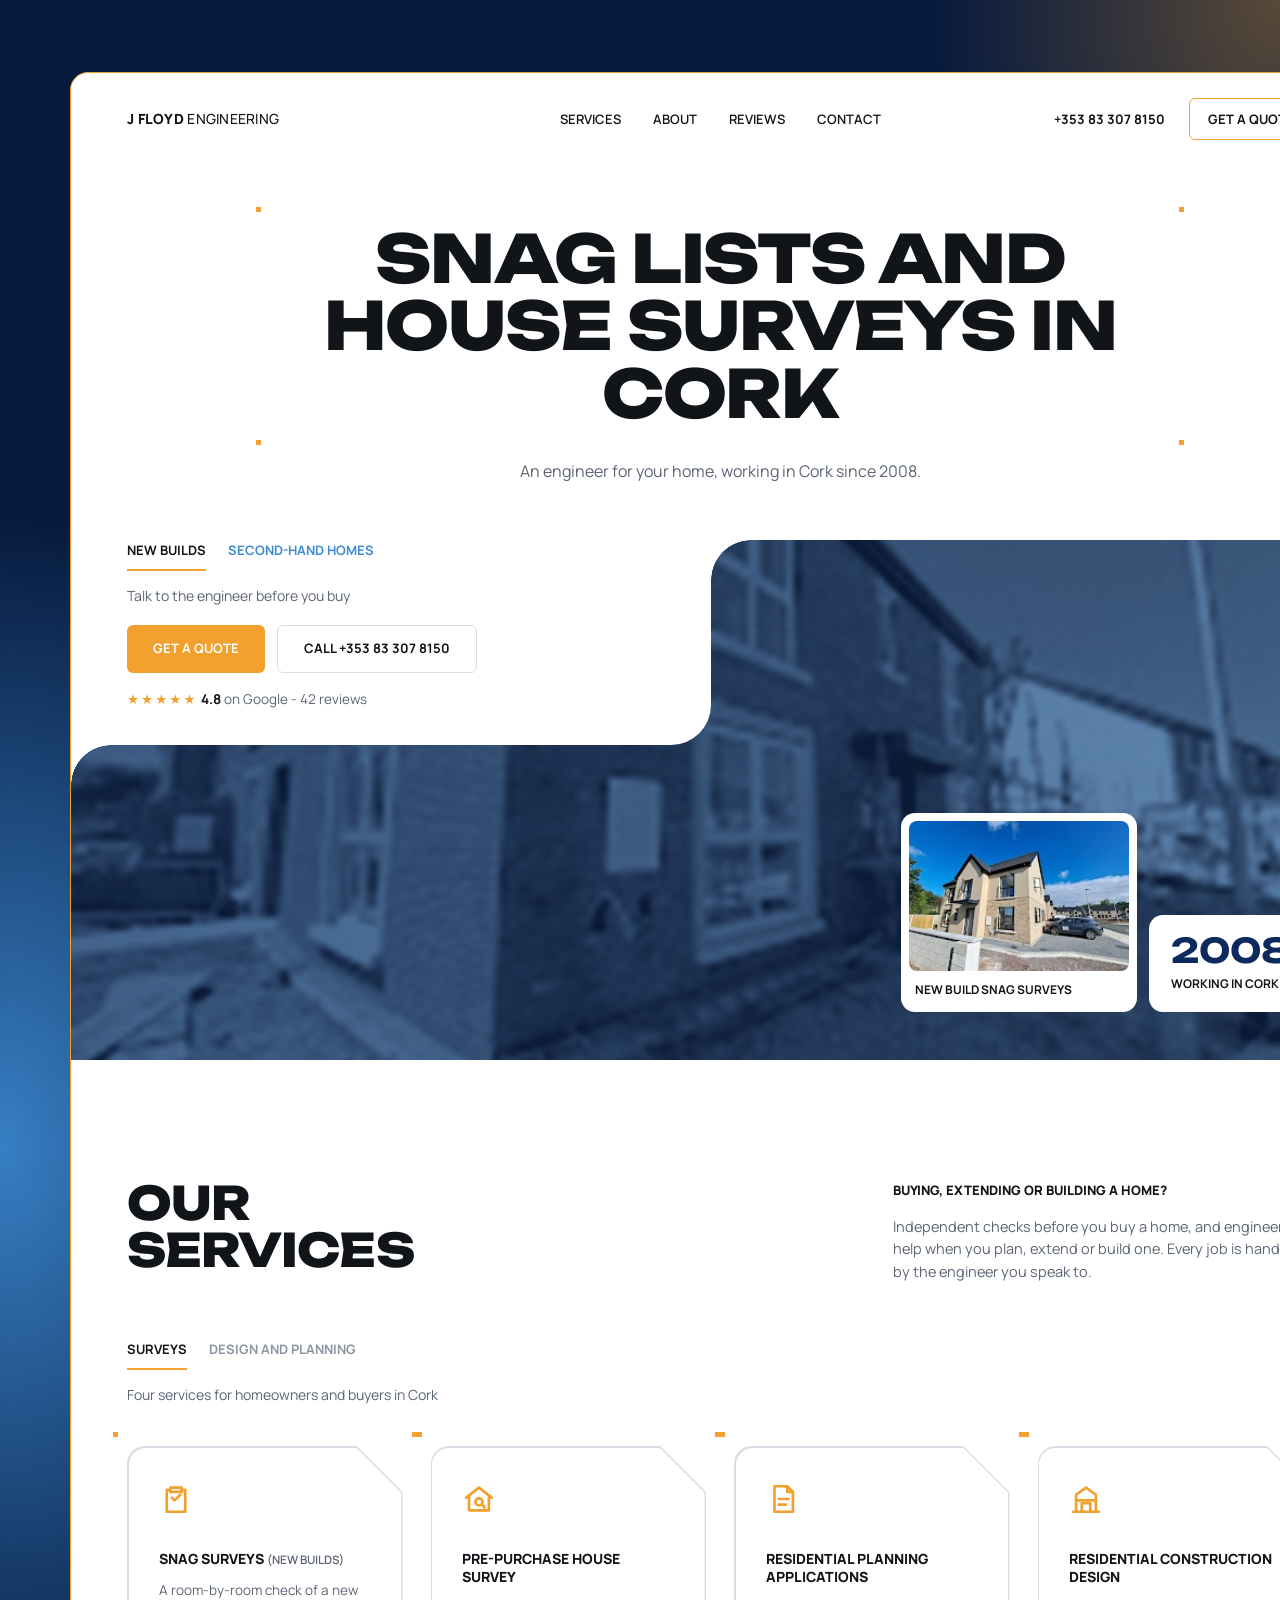
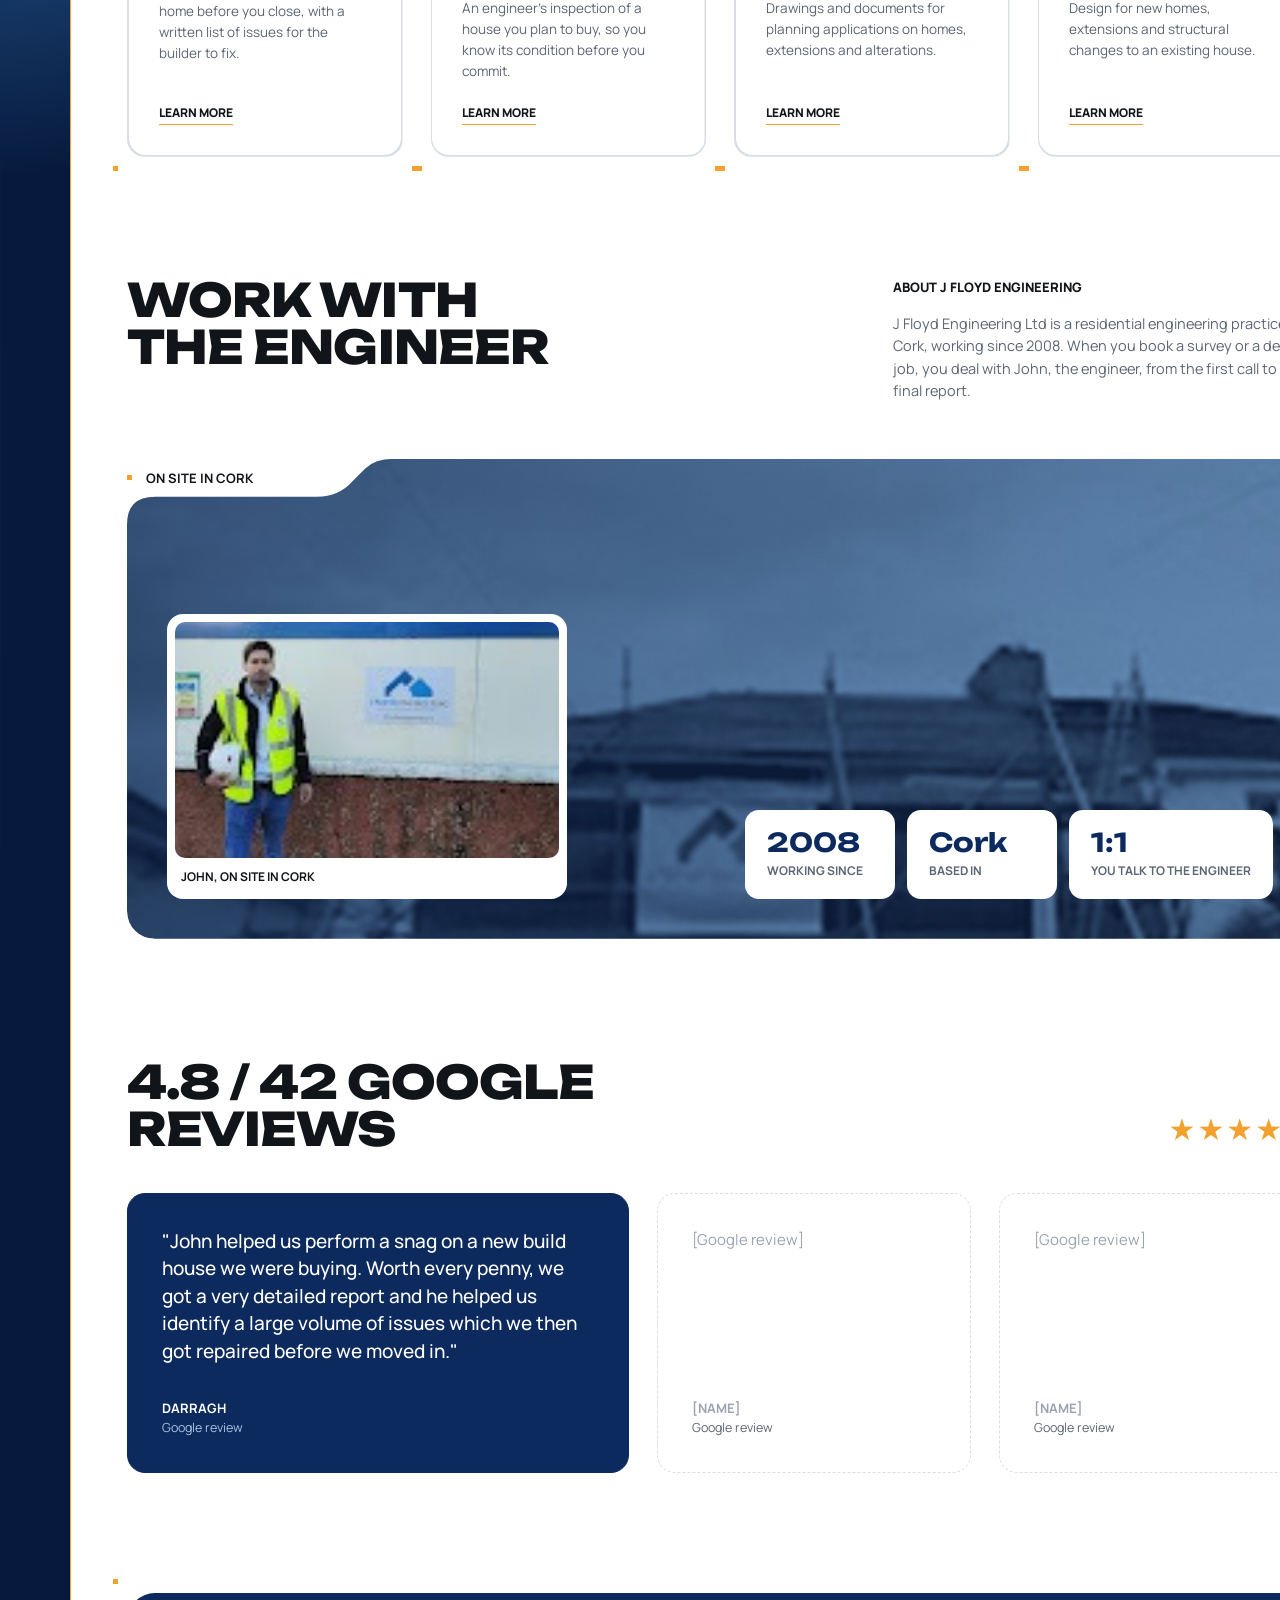
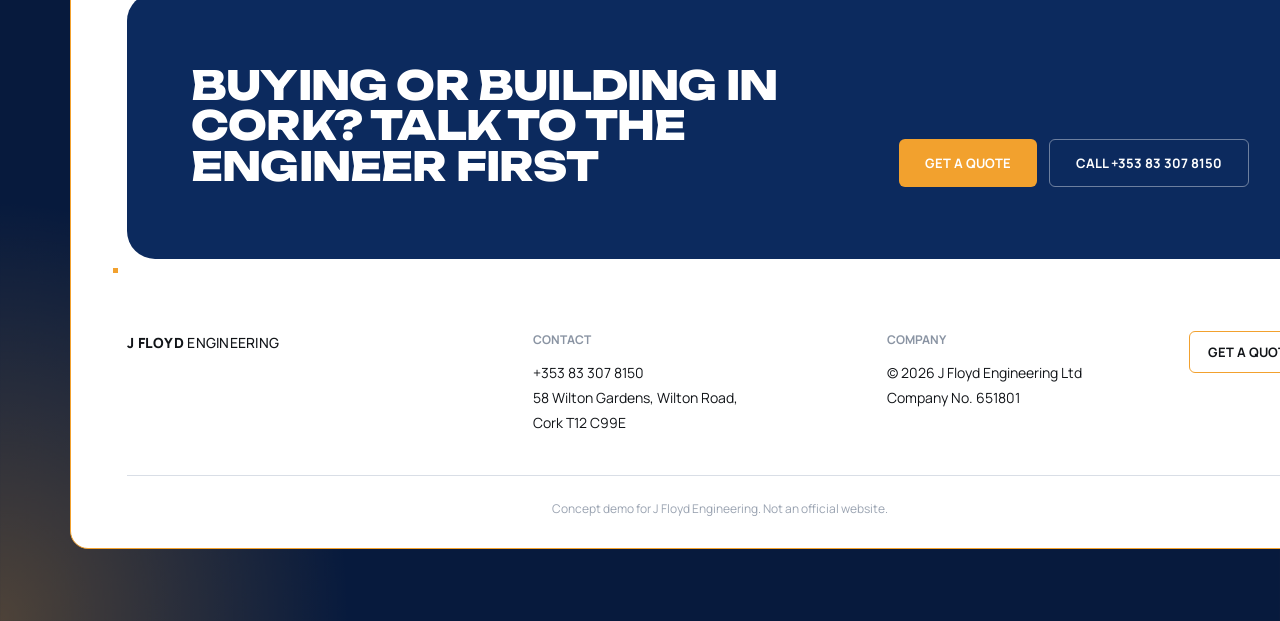
<file: jfloyd-v2/index.html>
<!DOCTYPE html>
<html lang="en-IE">
<head>
<meta charset="utf-8">
<meta name="robots" content="noindex, nofollow">
<meta name="viewport" content="width=1440">
<title>J Floyd Engineering | Snag lists and house surveys in Cork</title>
<meta name="description" content="Concept demo for J Floyd Engineering Ltd, Cork. Not an official website.">
<link rel="preconnect" href="https://fonts.googleapis.com">
<link rel="preconnect" href="https://fonts.gstatic.com" crossorigin>
<link href="https://fonts.googleapis.com/css2?family=Unbounded:wght@600;800&family=Manrope:wght@400;500;600;700&display=swap" rel="stylesheet">
<link rel="stylesheet" href="style.css">
<!--
  CONCEPT DEMO, NOT COMMISSIONED. Second style variant, desktop only.
  LOGO: the client's logo file could not be downloaded. The company name is
  shown as text in its place; swap .brand-text for
  <img src="assets/logo.png" alt="J Floyd Engineering Ltd">.
-->
</head>
<body>
<div class="page">

  <header class="header">
    <a class="brand" href="#top"><span class="brand-text"><b>J FLOYD</b> ENGINEERING</span></a>
    <nav class="nav">
      <a href="#services">Services</a>
      <a href="#about">About</a>
      <a href="#reviews">Reviews</a>
      <a href="#contact">Contact</a>
    </nav>
    <div class="header-cta">
      <a class="phone" href="tel:+353833078150">+353 83 307 8150</a>
      <a class="btn-outline" href="#contact">Get a quote</a>
    </div>
  </header>

  <section class="hero" id="top">
    <div class="hero-title">
      <i class="dot tl"></i><i class="dot tr"></i><i class="dot bl"></i><i class="dot br"></i>
      <h1>Snag lists and house surveys in Cork</h1>
    </div>
    <p class="hero-sub">An engineer for your home, working in Cork since 2008.</p>

    <div class="hero-media">
      <div class="hero-tab">
        <div class="tabs"><span class="on">New builds</span><span>Second-hand homes</span></div>
        <p class="tab-note">Talk to the engineer before you buy</p>
        <div class="hero-actions">
          <a class="btn" href="#contact">Get a quote</a>
          <a class="btn btn-line" href="tel:+353833078150">Call +353 83 307 8150</a>
        </div>
        <p class="trust"><span class="stars">★★★★★</span> <b>4.8</b> on Google - 42 reviews</p>
      </div>
      <div class="hero-chips">
        <figure class="chip-photo">
          <img src="assets/house-1.jpg" alt="A finished new build home" width="203" height="152">
          <figcaption>New build snag surveys</figcaption>
        </figure>
        <div class="chip-stat"><b>2008</b><span>Working in Cork</span></div>
      </div>
    </div>
  </section>

  <section class="section" id="services">
    <div class="split">
      <h2>Our<br>services</h2>
      <div>
        <p class="kicker">Buying, extending or building a home?</p>
        <p class="body">Independent checks before you buy a home, and engineering help when you plan, extend or build one. Every job is handled by the engineer you speak to.</p>
      </div>
    </div>

    <div class="tabs tabs-dark"><span class="on">Surveys</span><span>Design and planning</span></div>
    <p class="tab-note">Four services for homeowners and buyers in Cork</p>

    <div class="cards">
      <article class="card">
        <i class="dot tl"></i><i class="dot tr"></i><i class="dot bl"></i><i class="dot br"></i>
        <div class="card-in"><div class="card-body">
          <svg class="ico" viewBox="0 0 24 24"><path d="M9 11l2 2 4-4"/><path d="M8 4h8v3H8z"/><path d="M8 5.5H5.5V21h13V5.5H16"/></svg>
          <h3>Snag surveys <small>(new builds)</small></h3>
          <p>A room-by-room check of a new home before you close, with a written list of issues for the builder to fix.</p>
          <a class="more" href="#contact">Learn more</a>
        </div></div>
      </article>
      <article class="card">
        <i class="dot tl"></i><i class="dot tr"></i><i class="dot bl"></i><i class="dot br"></i>
        <div class="card-in"><div class="card-body">
          <svg class="ico" viewBox="0 0 24 24"><path d="M3 11l9-7 9 7"/><path d="M5 10v10h14V10"/><circle cx="12" cy="14" r="2.5"/><path d="M14 16l2 2"/></svg>
          <h3>Pre-purchase house survey</h3>
          <p>An engineer's inspection of a house you plan to buy, so you know its condition before you commit.</p>
          <a class="more" href="#contact">Learn more</a>
        </div></div>
      </article>
      <article class="card">
        <i class="dot tl"></i><i class="dot tr"></i><i class="dot bl"></i><i class="dot br"></i>
        <div class="card-in"><div class="card-body">
          <svg class="ico" viewBox="0 0 24 24"><path d="M6 3h9l4 4v14H6z"/><path d="M15 3v4h4"/><path d="M9 12h7M9 16h5"/></svg>
          <h3>Residential planning applications</h3>
          <p>Drawings and documents for planning applications on homes, extensions and alterations.</p>
          <a class="more" href="#contact">Learn more</a>
        </div></div>
      </article>
      <article class="card">
        <i class="dot tl"></i><i class="dot tr"></i><i class="dot bl"></i><i class="dot br"></i>
        <div class="card-in"><div class="card-body">
          <svg class="ico" viewBox="0 0 24 24"><path d="M3 21h18"/><path d="M5 21V9l7-5 7 5v12"/><path d="M9 21v-6h6v6"/><path d="M5 13h14"/></svg>
          <h3>Residential construction design</h3>
          <p>Design for new homes, extensions and structural changes to an existing house.</p>
          <a class="more" href="#contact">Learn more</a>
        </div></div>
      </article>
    </div>
  </section>

  <section class="section" id="about">
    <div class="split">
      <h2>Work with<br>the engineer</h2>
      <div>
        <p class="kicker">About J Floyd Engineering</p>
        <p class="body">J Floyd Engineering Ltd is a residential engineering practice in Cork, working since 2008. When you book a survey or a design job, you deal with John, the engineer, from the first call to the final report.</p>
      </div>
    </div>

    <p class="label"><i class="sq"></i>On site in Cork</p>
    <div class="about-media">
      <figure class="owner">
        <img src="assets/owner.jpg" alt="John on site in a hi-vis vest" width="138" height="85">
        <figcaption>John, on site in Cork</figcaption>
      </figure>
      <div class="facts">
        <div><b>2008</b><span>Working since</span></div>
        <div><b>Cork</b><span>Based in</span></div>
        <div><b>1:1</b><span>You talk to the engineer</span></div>
      </div>
    </div>
  </section>

  <section class="section" id="reviews">
    <div class="split split-end">
      <h2>4.8 / 42 Google<br>reviews</h2>
      <p class="stars stars-lg">★★★★★</p>
    </div>
    <div class="reviews">
      <blockquote class="review review-main">
        <p>"John helped us perform a snag on a new build house we were buying. Worth every penny, we got a very detailed report and he helped us identify a large volume of issues which we then got repaired before we moved in."</p>
        <footer><b>Darragh</b><span>Google review</span></footer>
      </blockquote>
      <blockquote class="review review-ph">
        <p>[Google review]</p>
        <footer><b>[Name]</b><span>Google review</span></footer>
      </blockquote>
      <blockquote class="review review-ph">
        <p>[Google review]</p>
        <footer><b>[Name]</b><span>Google review</span></footer>
      </blockquote>
    </div>
  </section>

  <section class="cta" id="contact">
    <i class="dot tl"></i><i class="dot tr"></i><i class="dot bl"></i><i class="dot br"></i>
    <h2>Buying or building in Cork? Talk to the engineer first</h2>
    <div class="hero-actions">
      <a class="btn" href="tel:+353833078150">Get a quote</a>
      <a class="btn btn-line btn-line-light" href="tel:+353833078150">Call +353 83 307 8150</a>
    </div>
  </section>

  <footer class="footer">
    <div class="footer-grid">
      <a class="brand" href="#top"><span class="brand-text"><b>J FLOYD</b> ENGINEERING</span></a>
      <div><h4>Contact</h4><p><a href="tel:+353833078150">+353 83 307 8150</a><br>58 Wilton Gardens, Wilton Road,<br>Cork T12 C99E</p></div>
      <div><h4>Company</h4><p>© 2026 J Floyd Engineering Ltd<br>Company No. 651801</p></div>
      <a class="btn-outline" href="#contact">Get a quote</a>
    </div>
    <p class="demo-note">Concept demo for J Floyd Engineering. Not an official website.</p>
  </footer>

</div>
<script data-goatcounter="https://satort25.goatcounter.com/count" async src="https://gc.zgo.at/count.js"></script>
</body>
</html>
</file>
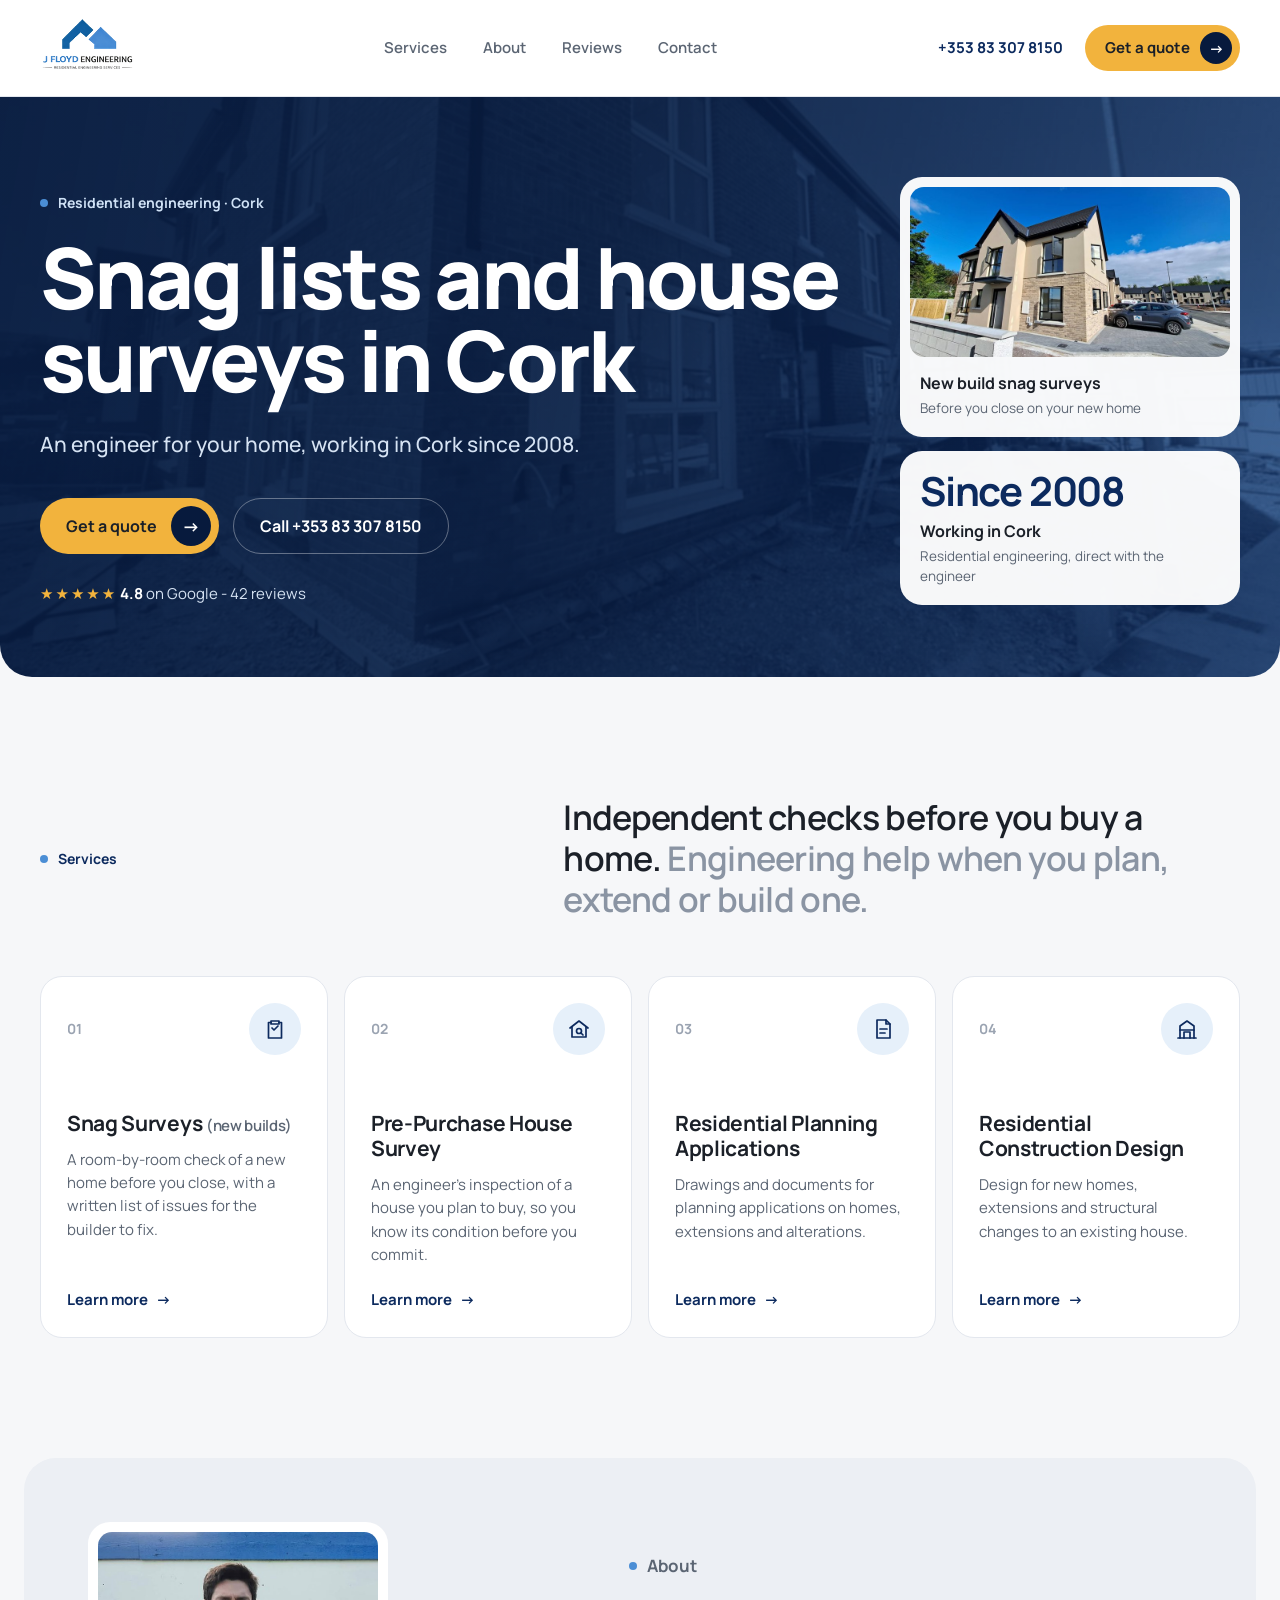
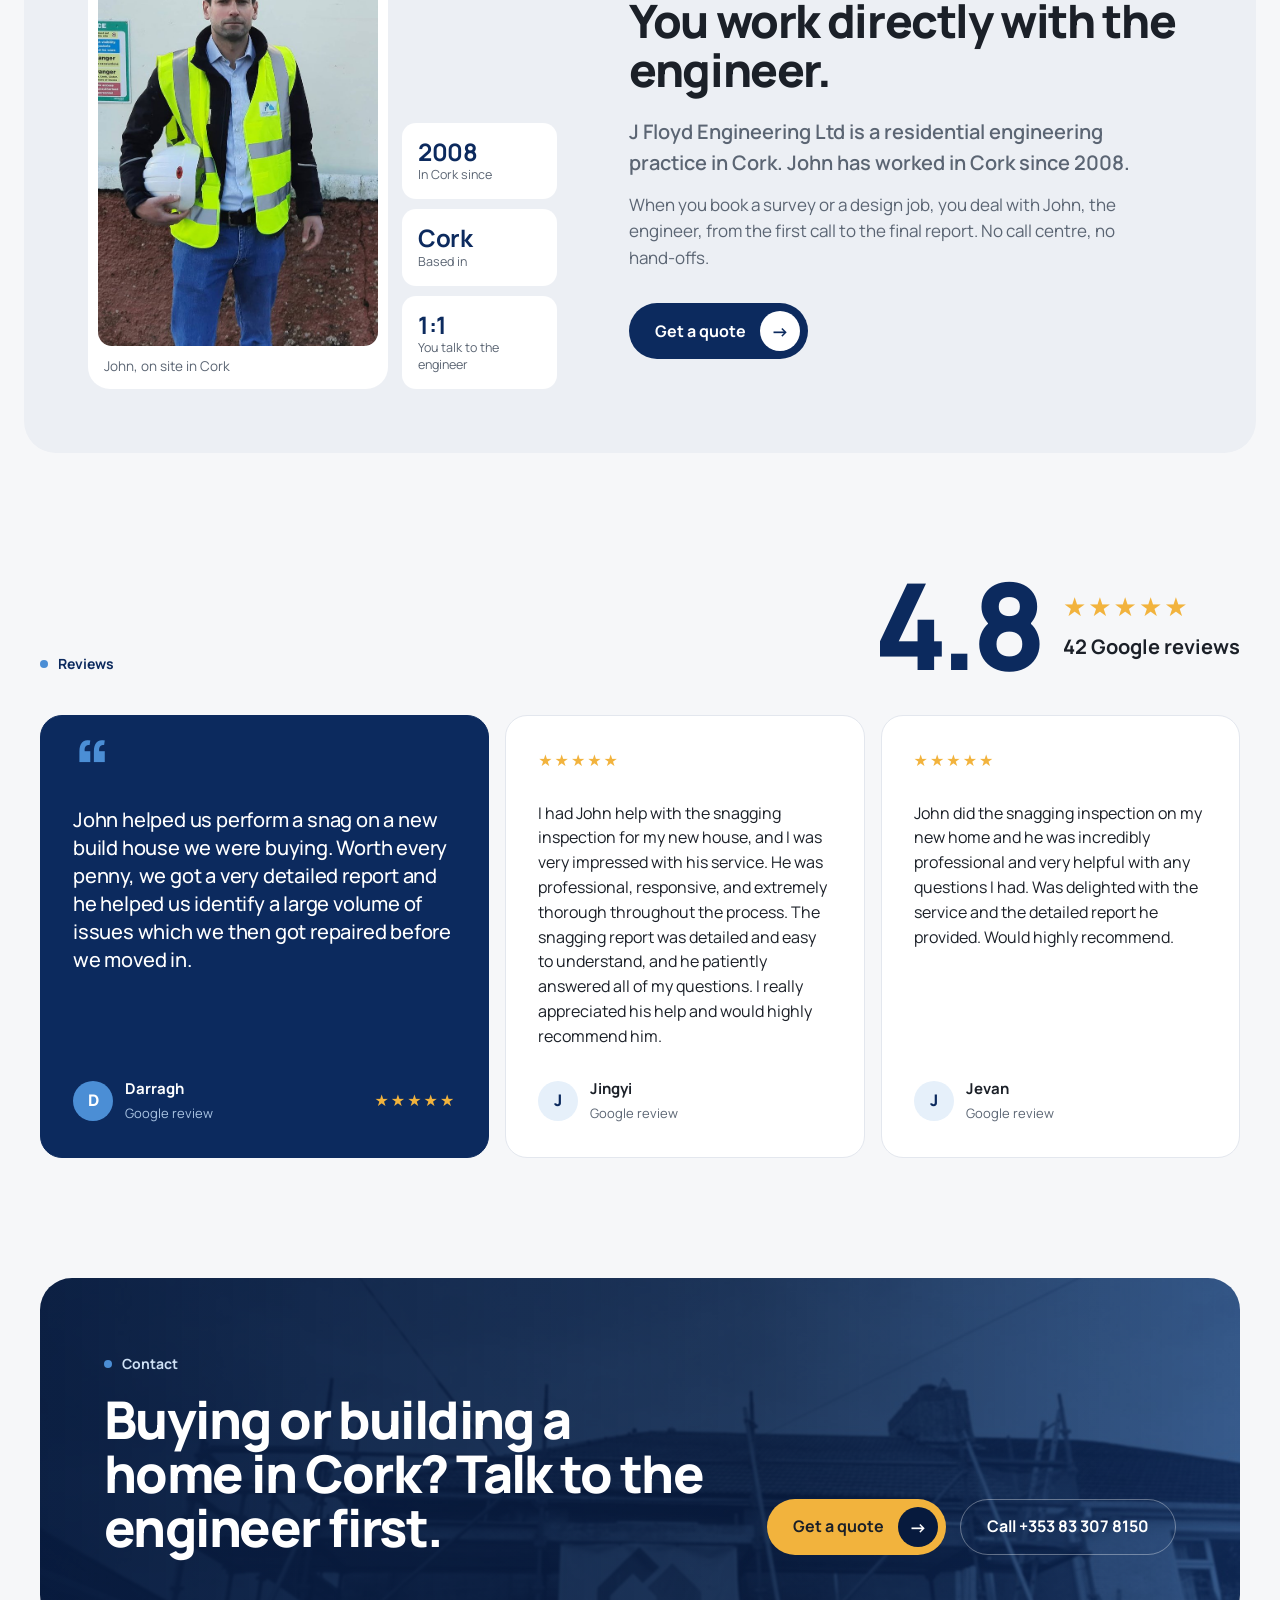
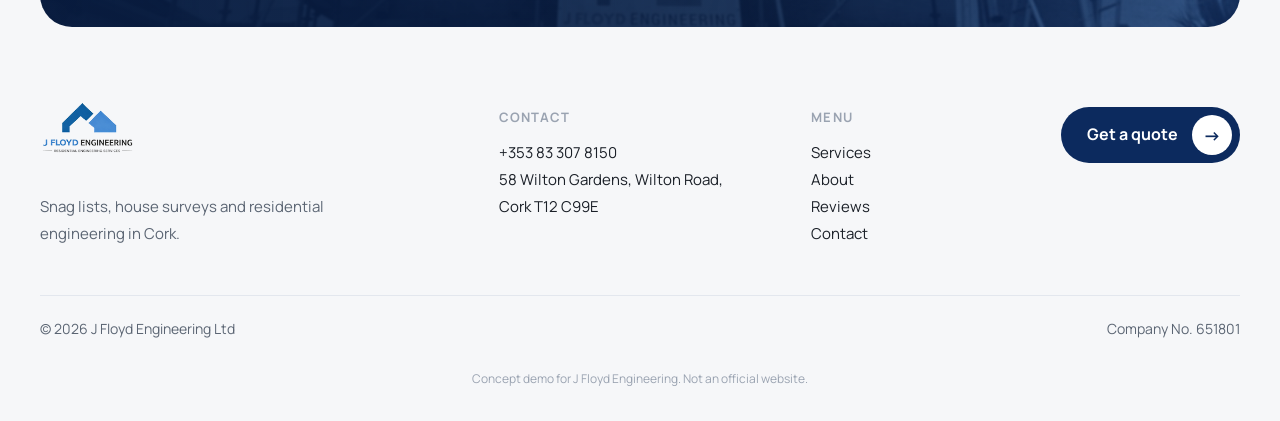
<file: jfloyd/index.html>
<!DOCTYPE html>
<html lang="en-IE">
<head>
<meta charset="utf-8">
<meta name="robots" content="noindex, nofollow">
<meta name="viewport" content="width=device-width, initial-scale=1">
<title>J Floyd Engineering | Snag lists and house surveys in Cork</title>
<meta name="description" content="Concept demo for J Floyd Engineering Ltd, Cork. Not an official website.">
<link rel="preconnect" href="https://fonts.googleapis.com">
<link rel="preconnect" href="https://fonts.gstatic.com" crossorigin>
<link href="https://fonts.googleapis.com/css2?family=Manrope:wght@400;500;600;700;800&display=swap" rel="stylesheet">
<link rel="stylesheet" href="style.css">
<!--
  CONCEPT DEMO, NOT COMMISSIONED. Redesign concept for J Floyd Engineering Ltd
  (jfloydengineering.ie), Cork. noindex/nofollow. 2026-10-08.
  Logo: assets/logo.png is the client's file, unchanged.
-->
</head>
<body>

<div class="header-bar">
  <header class="header container">
    <a class="brand" href="#top" aria-label="J Floyd Engineering Ltd">
      <img class="logo" src="assets/logo.png" alt="J Floyd Engineering Ltd" width="228" height="152">
    </a>
    <nav class="nav">
      <a href="#services">Services</a>
      <a href="#about">About</a>
      <a href="#reviews">Reviews</a>
      <a href="#contact">Contact</a>
    </nav>
    <div class="header-cta">
      <a class="phone" href="tel:+353833078150">+353 83 307 8150</a>
      <a class="btn btn-accent btn-sm" href="#contact">Get a quote <span class="arrow">→</span></a>
    </div>
  </header>
</div>

<div class="hero-wrap">

  <section class="hero container" id="top">
    <div class="hero-main">
      <p class="eyebrow eyebrow-light"><span class="dot"></span>Residential engineering · Cork</p>
      <h1>Snag lists and house surveys in&nbsp;Cork</h1>
      <p class="hero-sub">An engineer for your home, working in Cork since 2008.</p>
      <div class="hero-actions">
        <a class="btn btn-accent" href="#contact">Get a quote <span class="arrow">→</span></a>
        <a class="btn btn-ghost" href="tel:+353833078150">Call +353 83 307 8150</a>
      </div>
      <p class="trust"><span class="stars" aria-hidden="true">★★★★★</span> <b>4.8</b> on Google - 42 reviews</p>
    </div>

    <div class="hero-cards">
      <figure class="hcard hcard-photo">
        <img src="assets/house-1.jpg" alt="A finished new build home" width="800" height="600">
        <figcaption><b>New build snag surveys</b><span>Before you close on your new home</span></figcaption>
      </figure>
      <div class="hcard hcard-stat">
        <b class="big">Since 2008</b>
        <span class="lbl">Working in Cork</span>
        <span class="muted">Residential engineering, direct with the engineer</span>
      </div>
    </div>
  </section>
</div>

<main>
  <section class="section container" id="services">
    <div class="intro">
      <p class="eyebrow"><span class="dot"></span>Services</p>
      <p class="statement">Independent checks before you buy a home. <span>Engineering help when you plan, extend or build one.</span></p>
    </div>

    <div class="services">
      <article class="svc">
        <div class="svc-top"><span class="num">01</span><span class="ico" aria-hidden="true">
          <svg viewBox="0 0 24 24"><path d="M9 11l2 2 4-4"/><path d="M8 4h8v3H8z"/><path d="M8 5.5H5.5V21h13V5.5H16"/></svg></span></div>
        <h3>Snag Surveys <small>(new builds)</small></h3>
        <p>A room-by-room check of a new home before you close, with a written list of issues for the builder to fix.</p>
        <a class="more" href="#contact">Learn more <span class="arrow">→</span></a>
      </article>
      <article class="svc">
        <div class="svc-top"><span class="num">02</span><span class="ico" aria-hidden="true">
          <svg viewBox="0 0 24 24"><path d="M3 11l9-7 9 7"/><path d="M5 10v10h14V10"/><circle cx="12" cy="14" r="2.5"/><path d="M14 16l2 2"/></svg></span></div>
        <h3>Pre-Purchase House Survey</h3>
        <p>An engineer's inspection of a house you plan to buy, so you know its condition before you commit.</p>
        <a class="more" href="#contact">Learn more <span class="arrow">→</span></a>
      </article>
      <article class="svc">
        <div class="svc-top"><span class="num">03</span><span class="ico" aria-hidden="true">
          <svg viewBox="0 0 24 24"><path d="M6 3h9l4 4v14H6z"/><path d="M15 3v4h4"/><path d="M9 12h7M9 16h5"/></svg></span></div>
        <h3>Residential Planning Applications</h3>
        <p>Drawings and documents for planning applications on homes, extensions and alterations.</p>
        <a class="more" href="#contact">Learn more <span class="arrow">→</span></a>
      </article>
      <article class="svc">
        <div class="svc-top"><span class="num">04</span><span class="ico" aria-hidden="true">
          <svg viewBox="0 0 24 24"><path d="M3 21h18"/><path d="M5 21V9l7-5 7 5v12"/><path d="M9 21v-6h6v6"/><path d="M5 13h14"/></svg></span></div>
        <h3>Residential Construction Design</h3>
        <p>Design for new homes, extensions and structural changes to an existing house.</p>
        <a class="more" href="#contact">Learn more <span class="arrow">→</span></a>
      </article>
    </div>
  </section>

  <section class="section about-wrap" id="about">
    <div class="container about">
      <div class="about-media">
        <figure class="owner">
          <img src="assets/owner.jpg" alt="John on site in a hi-vis vest" width="677" height="1000">
          <figcaption>John, on site in Cork</figcaption>
        </figure>
        <div class="facts">
          <div><b>2008</b><span>In Cork since</span></div>
          <div><b>Cork</b><span>Based in</span></div>
          <div><b>1:1</b><span>You talk to the engineer</span></div>
        </div>
      </div>
      <div class="about-text">
        <p class="eyebrow"><span class="dot"></span>About</p>
        <h2>You work directly with the engineer.</h2>
        <p class="lead">J Floyd Engineering Ltd is a residential engineering practice in Cork. John has worked in Cork since 2008.</p>
        <p>When you book a survey or a design job, you deal with John, the engineer, from the first call to the final report. No call centre, no hand-offs.</p>
        <a class="btn btn-dark" href="#contact">Get a quote <span class="arrow">→</span></a>
      </div>
    </div>
  </section>

  <section class="section container" id="reviews">
    <div class="reviews-head">
      <p class="eyebrow"><span class="dot"></span>Reviews</p>
      <div class="score">
        <b class="score-num">4.8</b>
        <div>
          <span class="stars stars-lg" aria-hidden="true">★★★★★</span>
          <span class="score-lbl">42 Google reviews</span>
        </div>
      </div>
    </div>
    <div class="reviews">
      <blockquote class="review review-main">
        <span class="quote-mark" aria-hidden="true">“</span>
        <p>John helped us perform a snag on a new build house we were buying. Worth every penny, we got a very detailed report and he helped us identify a large volume of issues which we then got repaired before we moved in.</p>
        <footer><span class="avatar">D</span><span><b>Darragh</b><small>Google review</small></span><span class="stars">★★★★★</span></footer>
      </blockquote>
      <blockquote class="review">
        <span class="stars">★★★★★</span>
        <p>I had John help with the snagging inspection for my new house, and I was very impressed with his service. He was professional, responsive, and extremely thorough throughout the process. The snagging report was detailed and easy to understand, and he patiently answered all of my questions. I really appreciated his help and would highly recommend him.</p>
        <footer><span class="avatar">J</span><span><b>Jingyi</b><small>Google review</small></span></footer>
      </blockquote>
      <blockquote class="review">
        <span class="stars">★★★★★</span>
        <p>John did the snagging inspection on my new home and he was incredibly professional and very helpful with any questions I had. Was delighted with the service and the detailed report he provided. Would highly recommend.</p>
        <footer><span class="avatar">J</span><span><b>Jevan</b><small>Google review</small></span></footer>
      </blockquote>
    </div>
  </section>

  <section class="container" id="contact">
    <div class="cta">
      <div class="cta-text">
        <p class="eyebrow eyebrow-light"><span class="dot"></span>Contact</p>
        <h2>Buying or building a home in Cork? Talk to the engineer first.</h2>
      </div>
      <div class="cta-actions">
        <a class="btn btn-accent" href="tel:+353833078150">Get a quote <span class="arrow">→</span></a>
        <a class="btn btn-ghost" href="tel:+353833078150">Call +353 83 307 8150</a>
      </div>
    </div>
  </section>
</main>

<footer class="footer container">
  <div class="footer-grid">
    <div>
      <a class="brand brand-dark" href="#top"><img class="logo" src="assets/logo.png" alt="J Floyd Engineering Ltd" width="228" height="152"></a>
      <p class="muted">Snag lists, house surveys and residential engineering in Cork.</p>
    </div>
    <div>
      <h4>Contact</h4>
      <p><a href="tel:+353833078150">+353 83 307 8150</a></p>
      <p>58 Wilton Gardens, Wilton Road,<br>Cork T12 C99E</p>
    </div>
    <div>
      <h4>Menu</h4>
      <p><a href="#services">Services</a><br><a href="#about">About</a><br><a href="#reviews">Reviews</a><br><a href="#contact">Contact</a></p>
    </div>
    <div class="footer-cta">
      <a class="btn btn-dark" href="#contact">Get a quote <span class="arrow">→</span></a>
    </div>
  </div>
  <div class="footer-bottom">
    <span>© 2026 J Floyd Engineering Ltd</span>
    <span>Company No. 651801</span>
  </div>
  <p class="demo-note">Concept demo for J Floyd Engineering. Not an official website.</p>
</footer>

<script data-goatcounter="https://satort25.goatcounter.com/count" async src="https://gc.zgo.at/count.js"></script>
</body>
</html>
</file>
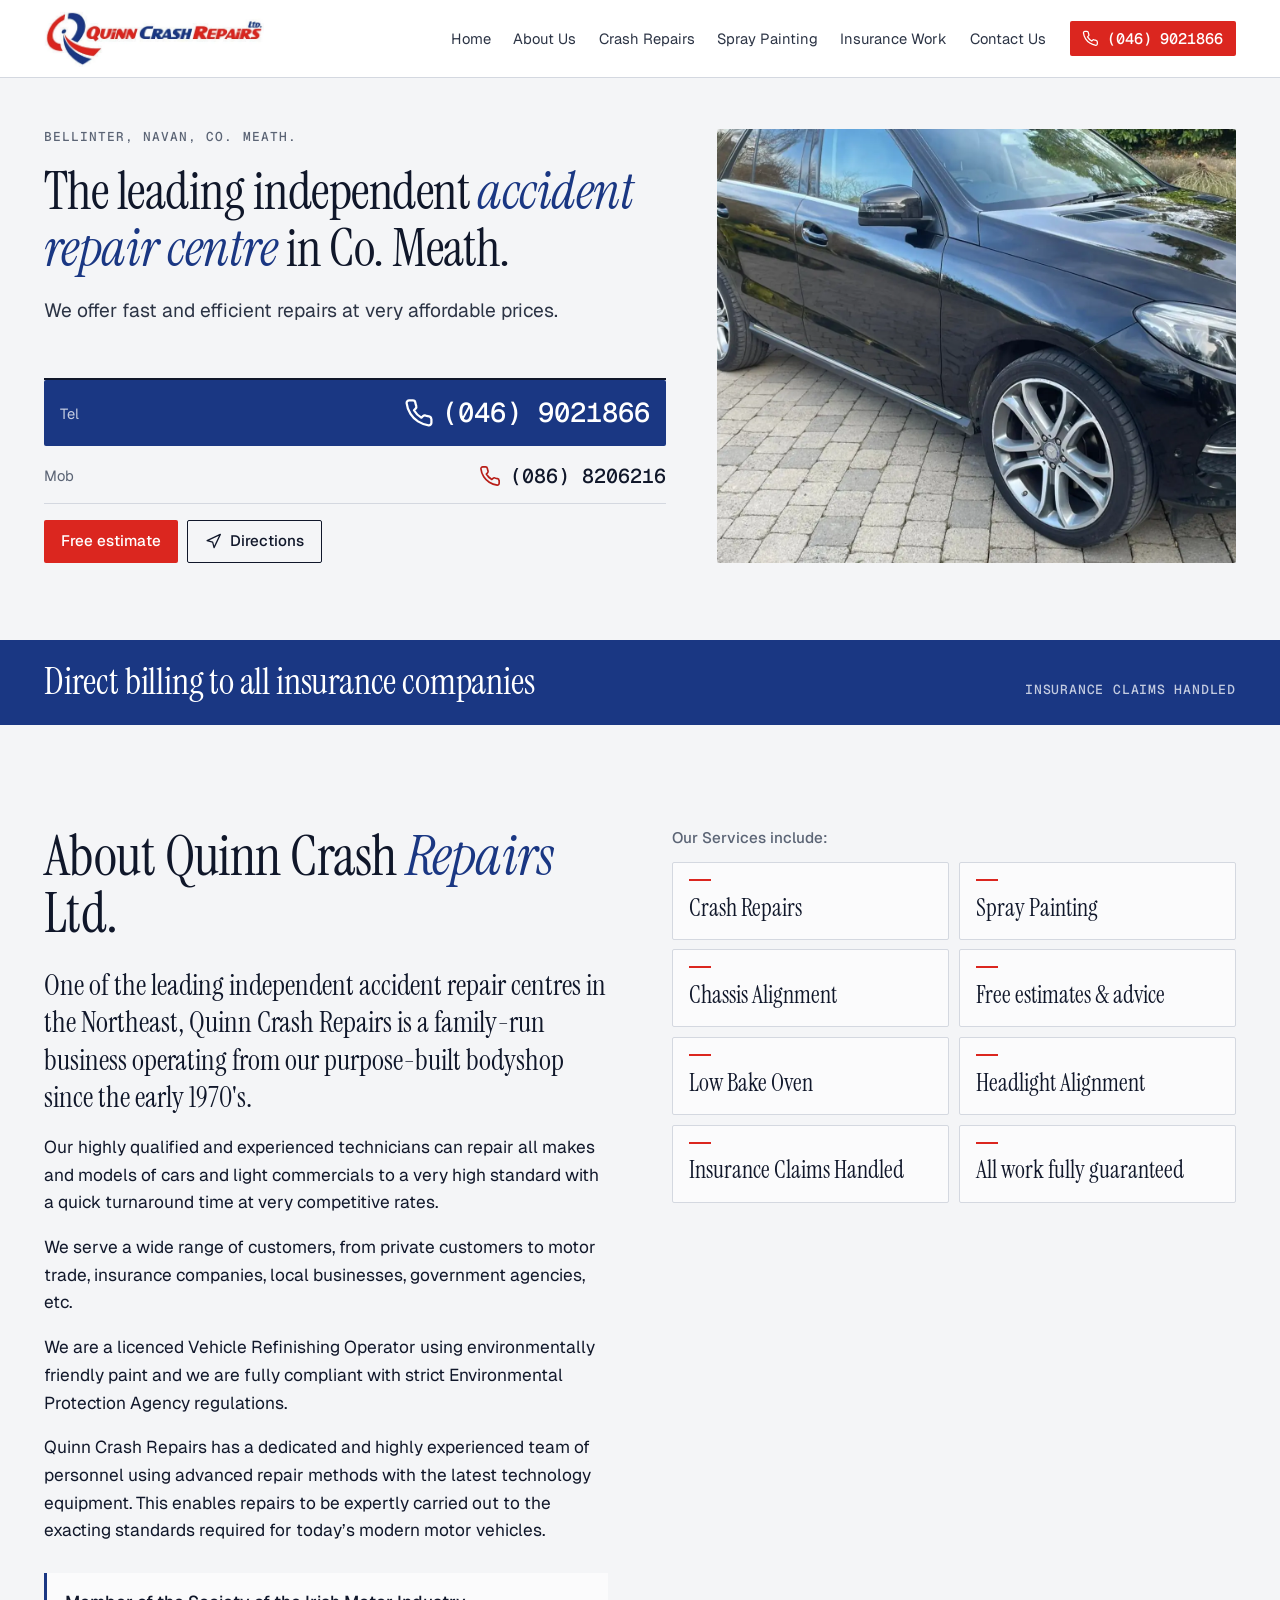
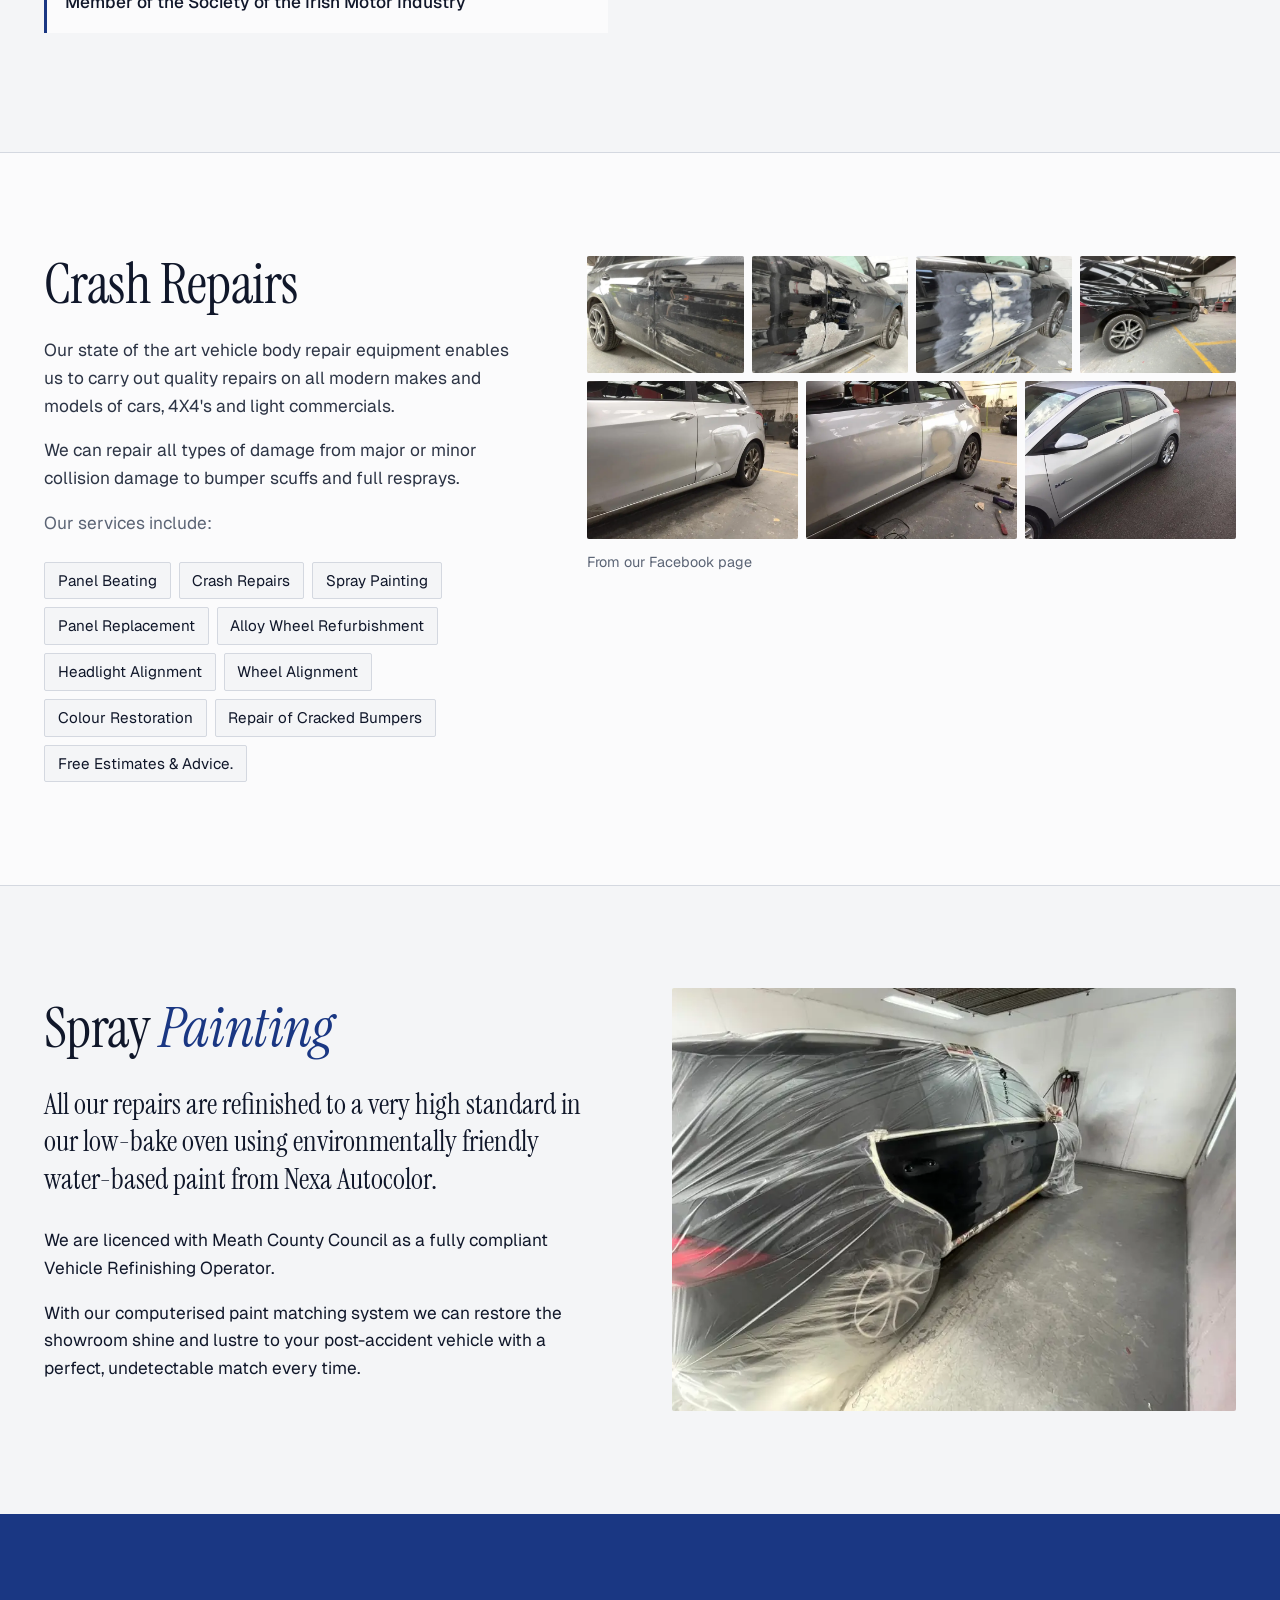
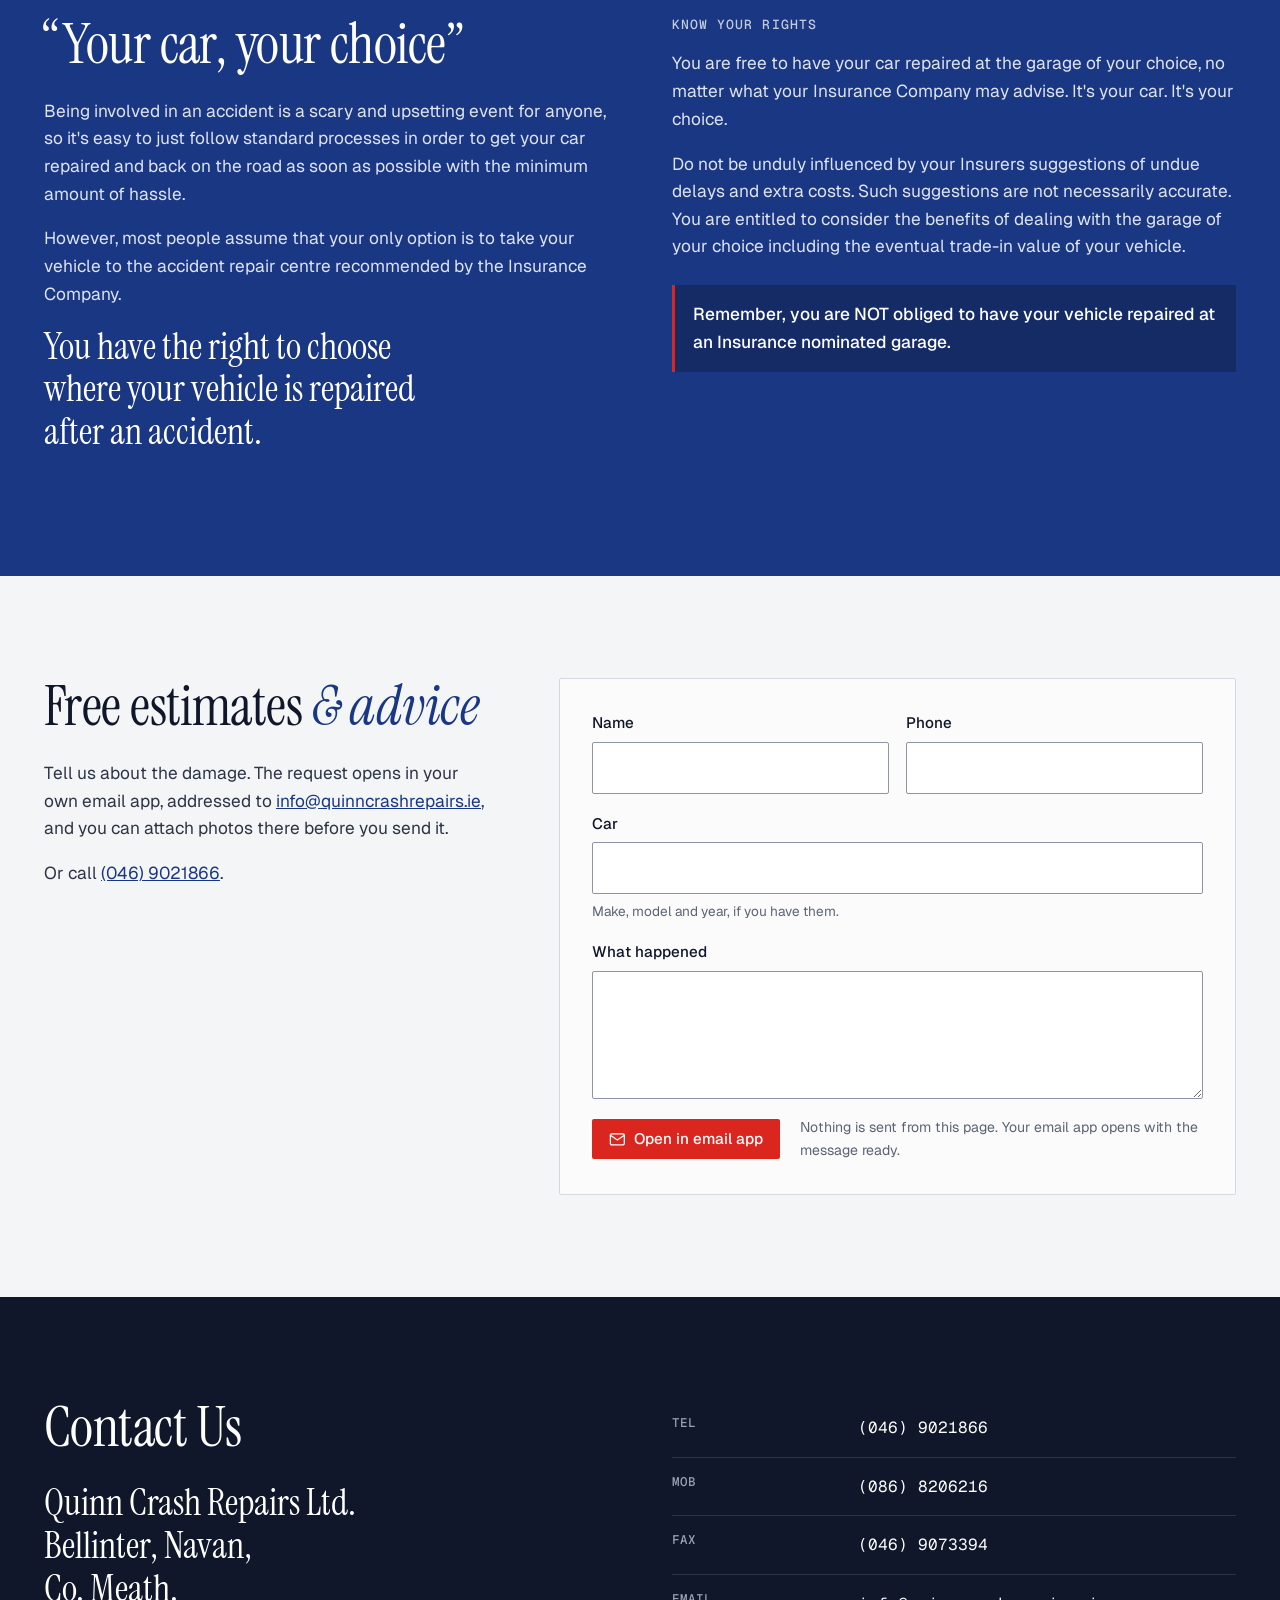
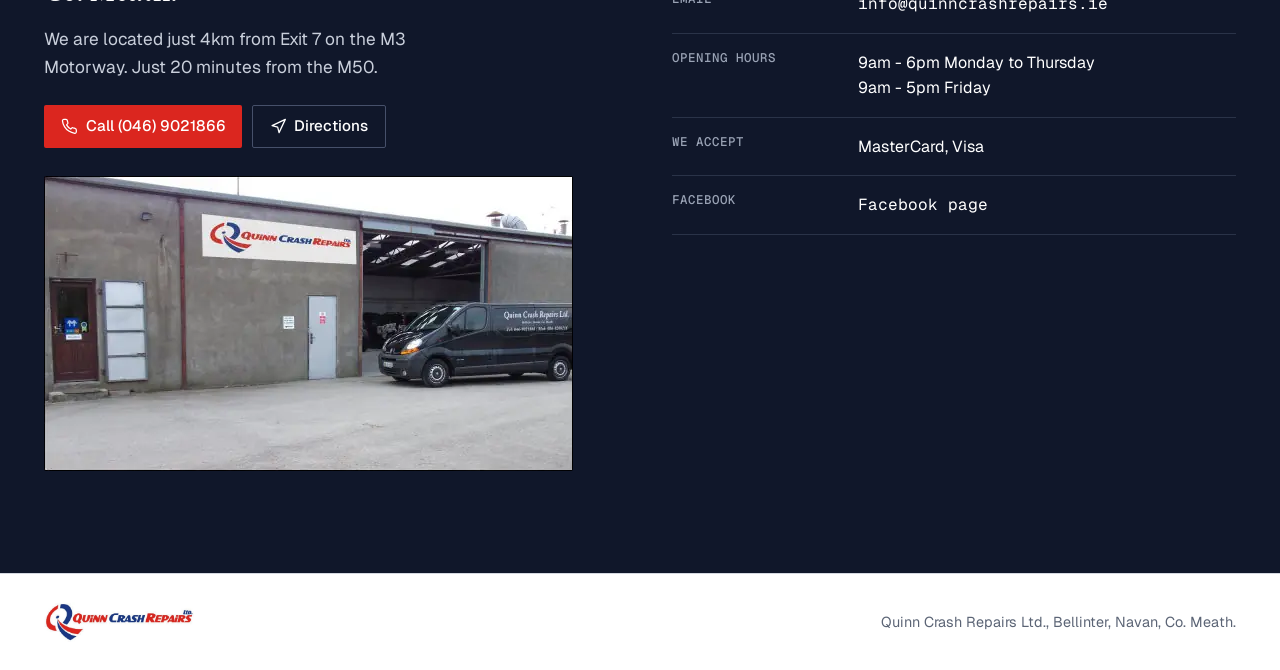
<file: quinn/index.html>
<!DOCTYPE html>
<html lang="en-IE">
<head>
<meta name="robots" content="noindex, nofollow">
<meta charset="utf-8">
<meta name="viewport" content="width=device-width, initial-scale=1">
<title>Quinn Crash Repairs Ltd. | Bellinter, Navan, Co. Meath</title>
<meta name="description" content="Quinn Crash Repairs Ltd., the leading independent accident repair centre in Co. Meath. Bellinter, Navan. Tel (046) 9021866.">
<meta property="og:type" content="website">
<meta property="og:title" content="Quinn Crash Repairs Ltd. · Draft">
<meta property="og:description" content="Non-binding redesign draft for the Quinn Crash Repairs Ltd. website.">
<meta property="og:url" content="https://bespalovmax.github.io/quinn/">
<meta property="og:image" content="https://bespalovmax.github.io/quinn/og.jpg">
<meta property="og:image:type" content="image/jpeg">
<meta property="og:image:width" content="1200">
<meta property="og:image:height" content="630">

<!--
  =====================================================================
  DRAFT / NOT COMMISSIONED
  Redesign draft for Quinn Crash Repairs Ltd. (quinncrashrepairs.ie),
  Bellinter, Navan, Co. Meath. Not commissioned, not live, set to
  noindex/nofollow. Made 2026-10-07 by Maksym Bespalov.
  =====================================================================

  KEPT FROM THE ORIGINAL (source: the six pages of quinncrashrepairs.ie)
  - All copy is the site's own wording: the welcome text, both service
    lists in the site's order, About, Crash Repairs, Spray Painting,
    "Your car, your choice", the contact block, opening hours and the
    directions line. Spelling corrected only: "envirnmentally",
    "undectable", "Allignment" (twice).
  - Brand blue #1A3783 and red #DB261F, eyedropped from the logo in the
    site header (the blue is also the site's own heading colour). Red
    text on the light background uses a deeper #B81D17 of the same hue
    for contrast; the bright red stays on buttons with white text
    (4.9:1) and as decoration.
  - The logo is cut from the site's own header image.
  - Menu order and names: Home, About Us, Crash Repairs, Spray Painting,
    Insurance Work, Contact Us. The six pages become anchors on one page.

  CHANGED
  - Built for phones first. The original has no viewport tag and a fixed
    1298px layout, so a phone shows it shrunk to a third.
  - Typography, grid, spacing. One radius system: 2px.
  - "We accept:" now lists MasterCard and Visa as text. The Laser logo is
    gone: Laser stopped working on 28 February 2014.
  - New: "Free estimates & advice" (#estimate). The site lists free
    estimates twice but offers no way to ask for one except an email
    link. The form here writes the request into the visitor's own email
    app, addressed to info@quinncrashrepairs.ie. Nothing is sent from
    this page.

  IMAGES
  The front-of-premises photo is the site's own. Nine photos come from
  the business's own Facebook page: two repairs shown stage by stage
  and a car masked in the spray booth. One partly visible number plate
  on a background car (silver-2) is blurred. No captions; models only
  in alt text, and only where certain.
  Not used: the Nexa Autocolor, SIMI and Certification Europe logos and
  the card-scheme logos (third-party marks). SIMI membership stays as
  the site's own sentence.

  LEFT OUT
  - Reviews: the site shows none. Google reviews are not the site's
    content and are not shown.
  - Names of staff: the contact page says "Contact Ray or Jim"; a draft
    does not put names on the page.
  - Copyright year.
  =====================================================================
-->

<link rel="preconnect" href="https://fonts.googleapis.com">
<link rel="preconnect" href="https://fonts.gstatic.com" crossorigin>
<link href="https://fonts.googleapis.com/css2?family=Geist:wght@400;500;600&family=Geist+Mono:wght@400;500&family=Instrument+Serif:ital@0;1&display=swap" rel="stylesheet">

<style>
:root{
  --bg:#f4f5f7;
  --bg-2:#e8eaef;
  --card:#fbfbfc;
  --ink:#10172a;
  --ink-2:#2c3445;
  --muted:#5b6475;
  --line:#d4d8e0;
  --blue:#1A3783;       /* logo blue, also the site's heading colour */
  --blue-deep:#142b66;
  --red:#DB261F;        /* logo red, buttons with white text and decoration */
  --red-text:#B81D17;   /* same hue, AA as text on --bg */
  --r:2px;
  --gut:clamp(16px, 4vw, 44px);
  --wrap:min(1200px, 100% - 2*var(--gut));
  --serif:"Instrument Serif", Georgia, "Times New Roman", serif;
  --sans:"Geist", system-ui, -apple-system, "Segoe UI", sans-serif;
  --mono:"Geist Mono", ui-monospace, "SFMono-Regular", Menlo, monospace;
  --fs-hero:clamp(2.1rem, 1.5rem + 2.2vw, 3.35rem);
  --fs-h2:clamp(2rem, 1.45rem + 2.6vw, 3.6rem);
  --fs-body:clamp(1rem, .97rem + .15vw, 1.08rem);
}
*,*::before,*::after{box-sizing:border-box}
:where(body *){min-width:0}
:where(p,h1,h2,h3,h4,h5,h6,li,dt,dd,a,span,strong,em,b,small,blockquote,figcaption,label,td,th,summary,button){overflow-wrap:break-word}
:where(img,svg,video,canvas,iframe){max-width:100%}
.btn,button{max-width:100%;white-space:normal}
@media (max-width:299px){
  :where(body *){overflow-wrap:anywhere}
  .btn{padding-inline:1rem}
}
html{scroll-behavior:smooth;-webkit-text-size-adjust:100%}
body{margin:0;background:var(--bg);color:var(--ink);font:400 var(--fs-body)/1.6 var(--sans)}
img{display:block;height:auto}
a{color:inherit}
.wrap{width:var(--wrap);margin-inline:auto}
.ico{width:1.1em;height:1.1em;flex:none;fill:none;stroke:currentColor;stroke-width:1.8;stroke-linecap:round;stroke-linejoin:round}
.mono{font-family:var(--mono)}

/* ---------- header ---------- */
.top{position:sticky;top:0;z-index:20;background:#fff;border-bottom:1px solid var(--line)}
.top .wrap{display:flex;flex-wrap:wrap;align-items:center;gap:.5rem clamp(.6rem,2vw,1.5rem);padding-block:.6rem}
.top .logo{flex:none;margin-right:auto}
.top .logo img{width:clamp(130px, 36vw, 220px)}
.nav{display:none;gap:1.4rem;font-size:.92rem}
.nav a{color:var(--ink-2);text-decoration:none}
.nav a:hover{color:var(--red-text)}
.top-call{display:inline-flex;align-items:center;gap:.5rem;text-decoration:none;color:#fff;background:var(--red);border-radius:var(--r);padding:.55rem clamp(.55rem,2vw,.8rem);font:500 clamp(.8rem,.7rem + .5vw,.95rem)/1.15 var(--mono)}
.top-call:hover{background:var(--red-text)}
@media (min-width:1040px){.nav{display:flex}}

/* ---------- hero ---------- */
.hero{padding-block:clamp(1rem,4vw,4rem) clamp(2.5rem,6vw,5rem)}
.hero-grid{display:grid;gap:clamp(1.25rem,4vw,4rem)}
.meta{display:flex;flex-wrap:wrap;gap:.35rem 1.1rem;font:500 .8rem/1.3 var(--mono);text-transform:uppercase;letter-spacing:.08em;color:var(--muted);margin:0 0 1.1rem}
h1{font:400 var(--fs-hero)/1.08 var(--serif);letter-spacing:-.01em;margin:0;max-width:21ch;color:var(--ink);padding-bottom:.05em}
h1 em{font-style:italic;color:var(--blue)}
.hero-sub{margin:1.1rem 0 0;max-width:40ch;color:var(--ink-2);font-size:clamp(1.05rem,1rem + .3vw,1.2rem)}
.hero-photo{margin:0;border-radius:var(--r);overflow:hidden;background:var(--bg-2)}
.hero-photo img{width:100%;aspect-ratio:16/10;object-fit:cover;object-position:60% 55%}

.dir{border-top:2px solid var(--ink);display:flex;flex-direction:column}
.dir-row{display:flex;flex-wrap:wrap;align-items:center;justify-content:space-between;gap:.2rem 1rem;padding:.95rem 0;border-bottom:1px solid var(--line);text-decoration:none}
.dir-row .who{font-size:.92rem;color:var(--muted);flex:1 1 7em}
.dir-row .num{font:500 clamp(1.05rem,1rem + .35vw,1.25rem)/1.2 var(--mono);display:inline-flex;align-items:center;gap:.55rem}
.nw{white-space:nowrap}
.dir-row .num .ico{color:var(--red-text)}
a.dir-row:hover .num{color:var(--red-text)}
.dir-main{background:var(--blue);color:#fff;border:0;padding:1.05rem 1rem;margin-bottom:.15rem;border-radius:var(--r)}
.dir-main .who{color:#c3cbe0}
.dir-main .num{font-size:clamp(1.3rem,1.15rem + .8vw,1.7rem)}
.dir-main .num .ico{color:#fff}
a.dir-main:hover{background:var(--blue-deep)}
a.dir-main:hover .num{color:#fff}
.dir-act{display:flex;flex-wrap:wrap;gap:.6rem;padding-top:1rem}
.btn{display:inline-flex;align-items:center;justify-content:center;gap:.5rem;text-decoration:none;border-radius:var(--r);padding:.75rem 1.05rem;font:500 .95rem/1.1 var(--sans);transition:background .15s ease, transform .15s ease;border:0;cursor:pointer}
.btn:active{transform:translateY(1px)}
.btn-red{background:var(--red);color:#fff}
.btn-red:hover{background:var(--red-text)}
.btn-line{border:1px solid var(--ink);color:var(--ink);background:transparent}
.btn-line:hover{background:var(--ink);color:#fff}
@media (min-width:960px){
  .hero-grid{grid-template-columns:1.2fr 1fr;align-items:start}
  .hero-photo{grid-column:2;grid-row:1 / span 2;align-self:stretch}
  .hero-photo img{height:100%;aspect-ratio:auto;min-height:420px}
  .hero-text{grid-column:1;grid-row:1}
  h1{max-width:none}
  .dir{grid-column:1;grid-row:2}
}

/* billing band */
.band{background:var(--blue);color:#fff}
.band .wrap{display:flex;flex-wrap:wrap;gap:.5rem 2rem;align-items:baseline;justify-content:space-between;padding-block:1.4rem}
.band strong{font:400 clamp(1.5rem,1.2rem + 1.4vw,2.4rem)/1.1 var(--serif);letter-spacing:-.005em}
.band span{font:500 .82rem/1.3 var(--mono);letter-spacing:.06em;text-transform:uppercase;color:#c3cbe0}

/* ---------- sections ---------- */
section{padding-block:clamp(3.25rem,8vw,6.5rem)}
h2{font:400 var(--fs-h2)/1.02 var(--serif);letter-spacing:-.01em;margin:0 0 1.5rem;color:var(--ink)}
h2 em{font-style:italic;color:var(--blue)}
.lede{font:400 clamp(1.3rem,1.1rem + .9vw,1.8rem)/1.3 var(--serif);margin:0 0 1rem}

/* about */
.about-grid{display:grid;gap:clamp(2rem,5vw,5rem)}
.about p{max-width:56ch}
.member{margin-top:1.75rem;padding:1rem 1.1rem;border-left:3px solid var(--blue);background:var(--card);font-weight:500}
.offer{list-style:none;margin:0;padding:0;display:grid;grid-template-columns:repeat(auto-fit,minmax(min(100%,13em),1fr));gap:.6rem}
.offer li{background:var(--card);border:1px solid var(--line);border-radius:var(--r);padding:1rem 1rem 1.1rem;font:400 clamp(1.25rem,1.1rem + .5vw,1.5rem)/1.15 var(--serif)}
.offer li::before{content:"";display:block;width:1.4rem;height:2px;background:var(--red);margin-bottom:.8rem}
.offer-h{font:500 .95rem/1.3 var(--sans);color:var(--muted);margin:0 0 .9rem}
@media (min-width:960px){.about-grid{grid-template-columns:1fr 1fr;align-items:start}}

/* crash repairs */
.crash{background:var(--card);border-block:1px solid var(--line)}
.crash-grid{display:grid;gap:clamp(2rem,5vw,4rem)}
.crash-intro p{max-width:50ch;color:var(--ink-2)}
.svc{display:flex;flex-wrap:wrap;gap:.5rem;list-style:none;margin:1.5rem 0 0;padding:0}
.svc li{border:1px solid var(--line);background:var(--bg);border-radius:var(--r);padding:.5rem .8rem;font-size:.95rem;line-height:1.3}
@media (min-width:1000px){.crash-grid{grid-template-columns:.85fr 1.15fr;align-items:start}}
.steps{display:grid;gap:.5rem}
.steps-row{display:grid;grid-template-columns:repeat(2,minmax(0,1fr));gap:.5rem}
.steps-row figure{margin:0;border-radius:var(--r);overflow:hidden;background:var(--bg-2)}
.steps-row img{width:100%;aspect-ratio:4/3;object-fit:cover}
.steps-row.three figure:last-child{grid-column:1 / -1}
.steps-row.three figure:last-child img{aspect-ratio:16/9}
@media (min-width:720px){
  .steps-row{grid-template-columns:repeat(4,minmax(0,1fr))}
  .steps-row.three{grid-template-columns:repeat(3,minmax(0,1fr))}
  .steps-row.three figure:last-child{grid-column:auto}
  .steps-row.three figure:last-child img{aspect-ratio:4/3}
}
.steps-note{font-size:.9rem;color:var(--muted);margin:.25rem 0 0}

/* spray painting */
.spray-grid{display:grid;gap:clamp(2rem,5vw,4.5rem)}
.spray-photo{margin:0;border-radius:var(--r);overflow:hidden;background:var(--bg-2)}
.spray-photo img{width:100%;aspect-ratio:4/3;object-fit:cover}
.spray p{max-width:52ch}
.spray .big{font:400 clamp(1.3rem,1.1rem + .9vw,1.8rem)/1.3 var(--serif);color:var(--ink)}
@media (min-width:960px){.spray-grid{grid-template-columns:1fr 1fr;align-items:center}.spray-photo{order:2}}

/* insurance */
.ins{background:var(--blue);color:#fff}
.ins h2{color:#fff}
.ins-grid{display:grid;gap:clamp(2rem,5vw,4.5rem)}
.ins p{max-width:58ch;color:#dfe4f1}
.ins .rights{font:400 clamp(1.5rem,1.2rem + 1.4vw,2.4rem)/1.15 var(--serif);color:#fff;margin:0 0 1.25rem;max-width:22ch}
.ins h3{font:500 .82rem/1.3 var(--mono);letter-spacing:.08em;text-transform:uppercase;color:#c3cbe0;margin:0 0 1rem}
.ins .final{margin-top:1.5rem;padding:1rem 1.1rem;background:var(--blue-deep);border-left:3px solid var(--red);color:#fff;font-weight:500}
@media (min-width:960px){.ins-grid{grid-template-columns:1fr 1fr;align-items:start}}

/* estimate */
.est-grid{display:grid;gap:clamp(2rem,5vw,4rem)}
.est-intro p{max-width:44ch;color:var(--ink-2)}
.form{background:var(--card);border:1px solid var(--line);border-radius:var(--r);padding:clamp(1.1rem,3vw,2rem);display:grid;gap:1.1rem}
.f2{display:grid;gap:1.1rem}
@media (min-width:600px){.f2{grid-template-columns:1fr 1fr}}
.fld{display:grid;gap:.4rem}
.fld label{font-weight:500;font-size:.95rem}
.fld .hint{font-size:.85rem;color:var(--muted)}
.fld input,.fld textarea{font:inherit;color:var(--ink);background:#fff;border:1px solid #8e96a6;border-radius:var(--r);padding:.7rem .8rem;width:100%}
.fld textarea{min-height:8rem;resize:vertical}
.fld input:focus,.fld textarea:focus{outline:2px solid var(--blue);outline-offset:1px;border-color:var(--blue)}
.fld .err{display:none;font-size:.88rem;color:var(--red-text);font-weight:500}
.fld.bad .err{display:block}
.fld.bad input,.fld.bad textarea{border-color:var(--red-text)}
.form-foot{display:flex;flex-wrap:wrap;gap:.75rem 1.25rem;align-items:center}
.form-foot p{margin:0;font-size:.88rem;color:var(--muted);flex:1 1 16em}
.form-foot a{color:var(--blue)}
@media (min-width:1000px){.est-grid{grid-template-columns:.8fr 1.2fr;align-items:start}}

/* contact */
.contact{background:var(--ink);color:#fff}
.contact h2{color:#fff}
.c-grid{display:grid;gap:clamp(2rem,5vw,4rem)}
.c-addr{font:400 clamp(1.6rem,1.3rem + 1.3vw,2.4rem)/1.15 var(--serif);margin:0 0 1rem}
.c-way{color:#c9cfdb;max-width:40ch;margin:0 0 1.5rem}
.c-photo{margin:1.75rem 0 0;border-radius:var(--r);overflow:hidden;max-width:529px}
.c-photo img{width:100%}
.c-table{width:100%;border-collapse:collapse;font-size:1rem}
.c-table,.c-table tbody{display:block}
.c-table tr{display:flex;flex-wrap:wrap;gap:0 1rem;border-bottom:1px solid #2a3348}
.c-table th{font:500 .78rem/1.3 var(--mono);letter-spacing:.08em;text-transform:uppercase;color:#9aa3b5;text-align:left;padding:1rem 0 .25rem;flex:1 1 9em}
.c-table td{padding:.25rem 0 1rem;flex:2 1 16.5em}
@media (min-width:480px){.c-table th,.c-table td{padding-block:1rem}}
.c-table a{text-decoration:none;font-family:var(--mono);overflow-wrap:anywhere}
.c-table a:hover{color:#ff8a84}
.c-table .mono{font-family:var(--mono)}
.btn-ghost{border:1px solid #46506a;color:#fff}
.btn-ghost:hover{background:#1c2438}
.c-actions{display:flex;flex-wrap:wrap;gap:.6rem}
@media (min-width:960px){.c-grid{grid-template-columns:1fr 1fr}}

footer{background:#fff;color:var(--muted);padding:1.75rem 0;font-size:.9rem;border-top:1px solid var(--line)}
footer .wrap{display:flex;flex-wrap:wrap;gap:1rem 2rem;align-items:center;justify-content:space-between}
footer img{width:150px}
footer p{margin:0}

.rv{opacity:0;transform:translateY(12px);transition:opacity .6s cubic-bezier(.16,1,.3,1), transform .6s cubic-bezier(.16,1,.3,1)}
.rv.in{opacity:1;transform:none}
@media (prefers-reduced-motion:reduce){.rv{opacity:1;transform:none;transition:none}html{scroll-behavior:auto}}
@media (max-width:299px){
  .nw{white-space:normal;overflow-wrap:anywhere}
}
</style>
</head>
<body>

<svg width="0" height="0" style="position:absolute" aria-hidden="true">
  <symbol id="i-phone" viewBox="0 0 24 24"><path d="M22 16.9v3a2 2 0 0 1-2.2 2 19.8 19.8 0 0 1-8.6-3.1 19.5 19.5 0 0 1-6-6A19.8 19.8 0 0 1 2.1 4.2 2 2 0 0 1 4.1 2h3a2 2 0 0 1 2 1.7c.1.9.4 1.8.7 2.7a2 2 0 0 1-.5 2.1L8 9.8a16 16 0 0 0 6 6l1.3-1.3a2 2 0 0 1 2.1-.4c.9.3 1.8.6 2.7.7a2 2 0 0 1 1.7 2z"/></symbol>
  <symbol id="i-route" viewBox="0 0 24 24"><path d="M3 11l19-9-9 19-2-8-8-2z"/></symbol>
  <symbol id="i-mail" viewBox="0 0 24 24"><rect x="2" y="4" width="20" height="16" rx="2"/><path d="m22 6-10 7L2 6"/></symbol>
</svg>

<header class="top">
  <div class="wrap">
    <a class="logo" href="#home" aria-label="Quinn Crash Repairs Ltd., home"><img src="logo.webp" alt="Quinn Crash Repairs Ltd. Accident Repair Centre" width="464" height="122"></a>
    <nav class="nav" aria-label="Main">
      <a href="#home">Home</a>
      <a href="#about">About Us</a>
      <a href="#crash-repairs">Crash Repairs</a>
      <a href="#spray-painting">Spray Painting</a>
      <a href="#insurance">Insurance Work</a>
      <a href="#contact">Contact Us</a>
    </nav>
    <a class="top-call" href="tel:+353469021866"><svg class="ico"><use href="#i-phone"/></svg><span class="nw">(046)</span> <span class="nw">9021866</span></a>
  </div>
</header>

<main>
<div class="hero" id="home">
  <div class="wrap hero-grid">
    <figure class="hero-photo">
      <img src="img/hero.webp" alt="Black Mercedes-Benz SUV after repair, side view on a paved drive" width="1400" height="1048" fetchpriority="high">
    </figure>
    <div class="hero-text">
      <p class="meta">Bellinter, Navan, Co. Meath.</p>
      <h1>The leading independent <em>accident repair centre</em> in Co. Meath.</h1>
      <p class="hero-sub">We offer fast and efficient repairs at very affordable prices.</p>
    </div>
    <div class="dir" aria-label="Phone numbers">
      <a class="dir-row dir-main" href="tel:+353469021866"><span class="who">Tel</span><span class="num"><svg class="ico"><use href="#i-phone"/></svg><span><span class="nw">(046)</span> <span class="nw">9021866</span></span></span></a>
      <a class="dir-row" href="tel:+353868206216"><span class="who">Mob</span><span class="num"><svg class="ico"><use href="#i-phone"/></svg><span><span class="nw">(086)</span> <span class="nw">8206216</span></span></span></a>
      <div class="dir-act">
        <a class="btn btn-red" href="#estimate">Free estimate</a>
        <a class="btn btn-line" href="https://www.google.com/maps/search/?api=1&amp;query=Quinn+Crash+Repairs+Ltd+Bellinter+Navan+Co+Meath" target="_blank" rel="noopener"><svg class="ico"><use href="#i-route"/></svg>Directions</a>
      </div>
    </div>
  </div>
</div>

<div class="band">
  <div class="wrap">
    <strong>Direct billing to all insurance companies</strong>
    <span>Insurance Claims Handled</span>
  </div>
</div>

<section class="about" id="about">
  <div class="wrap about-grid">
    <div class="rv">
      <h2>About Quinn Crash <em>Repairs</em> Ltd.</h2>
      <p class="lede">One of the leading independent accident repair centres in the Northeast, Quinn Crash Repairs is a family-run business operating from our purpose-built bodyshop since the early 1970's.</p>
      <p>Our highly qualified and experienced technicians can repair all makes and models of cars and light commercials to a very high standard with a quick turnaround time at very competitive rates.</p>
      <p>We serve a wide range of customers, from private customers to motor trade, insurance companies, local businesses, government agencies, etc.</p>
      <p>We are a licenced Vehicle Refinishing Operator using environmentally friendly paint and we are fully compliant with strict Environmental Protection Agency regulations.</p>
      <p>Quinn Crash Repairs has a dedicated and highly experienced team of personnel using advanced repair methods with the latest technology equipment. This enables repairs to be expertly carried out to the exacting standards required for today’s modern motor vehicles.</p>
      <p class="member">Member of the Society of the Irish Motor Industry</p>
    </div>
    <div class="rv">
      <p class="offer-h">Our Services include:</p>
      <!-- Eight items, wording and order as on the home page. -->
      <ul class="offer">
        <li>Crash Repairs</li>
        <li>Spray Painting</li>
        <li>Chassis Alignment</li>
        <li>Free estimates &amp; advice</li>
        <li>Low Bake Oven</li>
        <li>Headlight Alignment</li>
        <li>Insurance Claims Handled</li>
        <li>All work fully guaranteed</li>
      </ul>
    </div>
  </div>
</section>

<section class="crash" id="crash-repairs">
  <div class="wrap crash-grid">
    <div class="crash-intro rv">
      <h2>Crash Repairs</h2>
      <p>Our state of the art vehicle body repair equipment enables us to carry out quality repairs on all modern makes and models of cars, 4X4's and light commercials.</p>
      <p>We can repair all types of damage from major or minor collision damage to bumper scuffs and full resprays.</p>
      <p style="margin-bottom:0;color:var(--muted)">Our services include:</p>
      <!-- Ten items, wording and order as on the Crash Repairs page. -->
      <ul class="svc">
        <li>Panel Beating</li>
        <li>Crash Repairs</li>
        <li>Spray Painting</li>
        <li>Panel Replacement</li>
        <li>Alloy Wheel Refurbishment</li>
        <li>Headlight Alignment</li>
        <li>Wheel Alignment</li>
        <li>Colour Restoration</li>
        <li>Repair of Cracked Bumpers</li>
        <li>Free Estimates &amp; Advice.</li>
      </ul>
    </div>
    <!-- Two repairs from the business's Facebook page, in the order the photos show. -->
    <div class="steps rv">
      <div class="steps-row">
        <figure><img src="img/merc-1.webp" alt="Black Mercedes-Benz SUV in the workshop with a dented and scraped rear door" width="800" height="599" loading="lazy"></figure>
        <figure><img src="img/merc-2.webp" alt="The same door and rear wing sanded back to bare metal" width="800" height="599" loading="lazy"></figure>
        <figure><img src="img/merc-3.webp" alt="The panels filled and smoothed, ready for primer" width="800" height="599" loading="lazy"></figure>
        <figure><img src="img/merc-4.webp" alt="The Mercedes-Benz SUV refinished in black in the workshop" width="800" height="599" loading="lazy"></figure>
      </div>
      <div class="steps-row three">
        <figure><img src="img/silver-1.webp" alt="Silver hatchback with a dented rear door" width="800" height="600" loading="lazy"></figure>
        <figure><img src="img/silver-2.webp" alt="The rear door filled and sanded" width="800" height="600" loading="lazy"></figure>
        <figure><img src="img/silver-3.webp" alt="The silver hatchback after repair, outside the workshop" width="800" height="600" loading="lazy"></figure>
      </div>
      <p class="steps-note">From our Facebook page</p>
    </div>
  </div>
</section>

<section class="spray" id="spray-painting">
  <div class="wrap spray-grid">
    <figure class="spray-photo rv"><img src="img/spray-booth.webp" alt="Car masked in plastic sheeting in the spray booth, one door prepared for paint" width="900" height="674" loading="lazy"></figure>
    <div class="rv">
      <h2>Spray <em>Painting</em></h2>
      <p class="big">All our repairs are refinished to a very high standard in our low-bake oven using environmentally friendly water-based paint from Nexa Autocolor.</p>
      <p>We are licenced with Meath County Council as a fully compliant Vehicle Refinishing Operator.</p>
      <p>With our computerised paint matching system we can restore the showroom shine and lustre to your post-accident vehicle with a perfect, undetectable match every time.</p>
    </div>
  </div>
</section>

<section class="ins" id="insurance">
  <div class="wrap ins-grid">
    <div class="rv">
      <h2>“Your car, your choice”</h2>
      <p>Being involved in an accident is a scary and upsetting event for anyone, so it's easy to just follow standard processes in order to get your car repaired and back on the road as soon as possible with the minimum amount of hassle.</p>
      <p>However, most people assume that your only option is to take your vehicle to the accident repair centre recommended by the Insurance Company.</p>
      <p class="rights">You have the right to choose where your vehicle is repaired after an accident.</p>
    </div>
    <div class="rv">
      <h3>Know your rights</h3>
      <p>You are free to have your car repaired at the garage of your choice, no matter what your Insurance Company may advise. It's your car. It's your choice.</p>
      <p>Do not be unduly influenced by your Insurers suggestions of undue delays and extra costs. Such suggestions are not necessarily accurate. You are entitled to consider the benefits of dealing with the garage of your choice including the eventual trade-in value of your vehicle.</p>
      <p class="final">Remember, you are NOT obliged to have your vehicle repaired at an Insurance nominated garage.</p>
    </div>
  </div>
</section>

<section class="estimate" id="estimate">
  <div class="wrap est-grid">
    <div class="est-intro rv">
      <h2>Free estimates <em>&amp; advice</em></h2>
      <p>Tell us about the damage. The request opens in your own email app, addressed to <a href="mailto:info@quinncrashrepairs.ie" style="color:var(--blue)">info@quinncrashrepairs.ie</a>, and you can attach photos there before you send it.</p>
      <p>Or call <a href="tel:+353469021866" style="color:var(--blue);white-space:nowrap">(046) 9021866</a>.</p>
    </div>
    <form class="form rv" id="est" novalidate>
      <div class="f2">
        <div class="fld" id="f-name">
          <label for="name">Name</label>
          <input id="name" name="name" autocomplete="name" required>
          <span class="err">Please enter your name.</span>
        </div>
        <div class="fld" id="f-phone">
          <label for="phone">Phone</label>
          <input id="phone" name="phone" type="tel" autocomplete="tel" inputmode="tel" required>
          <span class="err">Please enter a phone number.</span>
        </div>
      </div>
      <div class="fld">
        <label for="car">Car</label>
        <input id="car" name="car" autocomplete="off">
        <span class="hint">Make, model and year, if you have them.</span>
      </div>
      <div class="fld" id="f-msg">
        <label for="msg">What happened</label>
        <textarea id="msg" name="msg" required></textarea>
        <span class="err">Please describe the damage.</span>
      </div>
      <div class="form-foot">
        <button class="btn btn-red" type="submit"><svg class="ico"><use href="#i-mail"/></svg>Open in email app</button>
        <p>Nothing is sent from this page. Your email app opens with the message ready.</p>
      </div>
    </form>
  </div>
</section>

<section class="contact" id="contact">
  <div class="wrap c-grid">
    <div class="rv">
      <h2>Contact Us</h2>
      <p class="c-addr">Quinn Crash Repairs Ltd.<br>Bellinter, Navan,<br>Co. Meath.</p>
      <p class="c-way">We are located just 4km from Exit 7 on the M3 Motorway. Just 20 minutes from the M50.</p>
      <div class="c-actions">
        <a class="btn btn-red" href="tel:+353469021866"><svg class="ico"><use href="#i-phone"/></svg>Call (046) 9021866</a>
        <a class="btn btn-ghost" href="https://www.google.com/maps/search/?api=1&amp;query=Quinn+Crash+Repairs+Ltd+Bellinter+Navan+Co+Meath" target="_blank" rel="noopener"><svg class="ico"><use href="#i-route"/></svg>Directions</a>
      </div>
      <figure class="c-photo"><img src="img/premises.webp" alt="Front of Quinn Crash Repairs with the company sign and van" width="529" height="295" loading="lazy"></figure>
    </div>
    <div class="rv">
      <table class="c-table">
        <tr><th scope="row">Tel</th><td><a href="tel:+353469021866">(046) 9021866</a></td></tr>
        <tr><th scope="row">Mob</th><td><a href="tel:+353868206216">(086) 8206216</a></td></tr>
        <tr><th scope="row">Fax</th><td class="mono">(046) 9073394</td></tr>
        <tr><th scope="row">Email</th><td><a href="mailto:info@quinncrashrepairs.ie">info@quinncrashrepairs.ie</a></td></tr>
        <tr><th scope="row">Opening hours</th><td>9am - 6pm Monday to Thursday<br>9am - 5pm Friday</td></tr>
        <tr><th scope="row">We accept</th><td>MasterCard, Visa</td></tr>
        <tr><th scope="row">Facebook</th><td><a href="https://www.facebook.com/quinncrashrepairs" target="_blank" rel="noopener">Facebook page</a></td></tr>
      </table>
    </div>
  </div>
</section>
</main>

<footer>
  <div class="wrap">
    <img src="logo.webp" alt="Quinn Crash Repairs Ltd." width="464" height="122" loading="lazy">
    <p>Quinn Crash Repairs Ltd., Bellinter, Navan, Co. Meath.</p>
  </div>
</footer>

<script>
(function(){
  var items = document.querySelectorAll('.rv');
  if (!('IntersectionObserver' in window) || window.matchMedia('(prefers-reduced-motion: reduce)').matches){
    items.forEach(function(el){ el.classList.add('in'); });
  } else {
    var io = new IntersectionObserver(function(es){
      es.forEach(function(e){ if (e.isIntersecting){ e.target.classList.add('in'); io.unobserve(e.target); } });
    }, {threshold:.08, rootMargin:'0px 0px -6% 0px'});
    items.forEach(function(el){ io.observe(el); });
  }

  // The estimate form writes an email in the visitor's own mail app. Nothing is sent from the page.
  var f = document.getElementById('est');
  f.addEventListener('submit', function(ev){
    ev.preventDefault();
    var ok = true;
    [['f-name','name'],['f-phone','phone'],['f-msg','msg']].forEach(function(p){
      var bad = !document.getElementById(p[1]).value.trim();
      document.getElementById(p[0]).classList.toggle('bad', bad);
      if (bad && ok){ document.getElementById(p[1]).focus(); ok = false; }
    });
    if (!ok) return;
    var v = function(id){ return document.getElementById(id).value.trim(); };
    var body = 'Name: ' + v('name') + '\nPhone: ' + v('phone') + (v('car') ? '\nCar: ' + v('car') : '') + '\n\n' + v('msg') + '\n';
    location.href = 'mailto:info@quinncrashrepairs.ie?subject=' + encodeURIComponent('Estimate request') + '&body=' + encodeURIComponent(body);
  });
})();
</script>
<!-- Visit counter: GoatCounter, no cookies, no stored IP address. Counted under the page path /quinn/. -->
<script data-goatcounter="https://satort25.goatcounter.com/count" async src="https://gc.zgo.at/count.js"></script>
</body>
</html>
</file>
<file: jfloyd-v2/style.css>
/* Variant 2, desktop only. Brand navy and light blue (provisional, from the
   logo on the site sign), amber accent for actions. */
:root {
  --navy: #0c2a5e;
  --navy-deep: #071a3d;
  --blue: #3d8bd4;
  --ink: #111418;
  --ink-2: #5b6573;
  --line: #d9dee6;
  --accent: #f2a12e;
  --head: "Unbounded", system-ui, sans-serif;
}

* { box-sizing: border-box; margin: 0; padding: 0; }
body {
  font-family: "Manrope", system-ui, sans-serif;
  color: var(--ink);
  font-size: 15px; line-height: 1.55;
  -webkit-font-smoothing: antialiased;
  min-width: 1440px;
  background:
    radial-gradient(600px 900px at 0% 30%, rgba(61,139,212,.9), transparent 70%),
    radial-gradient(700px 900px at 100% 55%, rgba(61,139,212,.8), transparent 70%),
    radial-gradient(500px 600px at 100% 0%, rgba(242,161,46,.35), transparent 70%),
    radial-gradient(500px 600px at 0% 100%, rgba(242,161,46,.3), transparent 70%),
    var(--navy-deep);
  padding: 72px 0;
}
img { display: block; max-width: 100%; }
a { color: inherit; text-decoration: none; }

.page {
  width: 1300px; margin: 0 auto;
  background: #fff; border-radius: 18px;
  border: 1.5px solid var(--accent);
  overflow: hidden;
}

/* corner dots */
.dot { position: absolute; width: 5px; height: 5px; background: var(--accent); }
.dot.tl { left: -14px; top: -14px; } .dot.tr { right: -14px; top: -14px; }
.dot.bl { left: -14px; bottom: -14px; } .dot.br { right: -14px; bottom: -14px; }

/* header */
.header { display: grid; grid-template-columns: 1fr auto 1fr; align-items: center; height: 92px; padding: 0 56px; }
.brand-text { font-size: 14px; letter-spacing: .02em; font-weight: 500; }
.brand-text b { font-weight: 800; }
.nav { display: flex; gap: 32px; font-size: 13px; font-weight: 600; text-transform: uppercase; }
.nav a:hover { color: var(--blue); }
.header-cta { display: flex; align-items: center; justify-content: flex-end; gap: 24px; font-size: 13px; font-weight: 700; }
.btn-outline {
  display: inline-flex; align-items: center; height: 42px; padding: 0 18px;
  border: 1.5px solid var(--accent); border-radius: 6px;
  font-size: 13px; font-weight: 700; text-transform: uppercase;
}

/* hero */
.hero-title { position: relative; width: max-content; max-width: 900px; margin: 56px auto 0; padding: 4px 30px; }
h1, h2 { font-family: var(--head); text-transform: uppercase; font-weight: 800; letter-spacing: -.02em; }
h1 { font-size: 66px; line-height: 1.02; text-align: center; color: var(--ink); }
.hero-sub { text-align: center; font-size: 16px; color: var(--ink-2); margin: 28px 0 56px; }

.hero-media {
  position: relative; height: 520px;
  background:
    linear-gradient(90deg, rgba(7,26,61,.5), rgba(7,26,61,.25)),
    url("assets/hero.jpg") center 55% / cover no-repeat;
}
.hero-tab {
  position: absolute; left: 0; top: 0; width: 640px;
  background: #fff; padding: 0 56px 36px;
  border-bottom-right-radius: 40px;
}
/* concave joins where the white tab meets the photo */
.hero-tab::before, .hero-tab::after {
  content: ""; position: absolute; width: 40px; height: 40px;
  background: radial-gradient(circle at 100% 100%, transparent 39.5px, #fff 40px);
}
.hero-tab::before { right: -40px; top: 0; }
.hero-tab::after { left: 0; bottom: -40px; }

.tabs { display: flex; gap: 22px; font-size: 13px; font-weight: 700; text-transform: uppercase; color: var(--blue); }
.tabs span { padding-bottom: 9px; }
.tabs .on { color: var(--ink); border-bottom: 2px solid var(--accent); }
.tab-note { font-size: 14px; color: var(--ink-2); margin: 14px 0 18px; }
.hero-actions { display: flex; gap: 12px; }
.btn {
  display: inline-flex; align-items: center; height: 48px; padding: 0 26px;
  background: var(--accent); color: #fff; border-radius: 6px;
  font-size: 13px; font-weight: 700; text-transform: uppercase;
}
.btn-line { background: #fff; color: var(--ink); border: 1.5px solid var(--line); }
.btn-line-light { background: transparent; color: #fff; border-color: rgba(255,255,255,.4); }
.trust { margin-top: 16px; font-size: 13.5px; color: var(--ink-2); }
.trust b { color: var(--ink); }
.stars { color: var(--accent); letter-spacing: 2px; }

.hero-chips { position: absolute; right: 56px; bottom: 48px; display: flex; gap: 12px; align-items: flex-end; }
.chip-photo, .chip-stat { background: #fff; border-radius: 14px; padding: 8px; }
.chip-photo img { width: 220px; height: 150px; object-fit: cover; border-radius: 8px; }
.chip-photo figcaption { font-size: 12px; font-weight: 700; text-transform: uppercase; padding: 10px 6px 4px; }
.chip-stat { padding: 18px 22px; display: grid; }
.chip-stat b { font-family: var(--head); font-size: 34px; line-height: 1; color: var(--navy); }
.chip-stat span { font-size: 12px; font-weight: 700; text-transform: uppercase; margin-top: 8px; }

/* sections */
.section { padding: 120px 56px 0; }
.split { display: grid; grid-template-columns: 1fr 420px; gap: 80px; align-items: start; margin-bottom: 56px; }
.split-end { align-items: end; margin-bottom: 40px; }
h2 { font-size: 46px; line-height: 1.02; }
.kicker { font-size: 13px; font-weight: 800; text-transform: uppercase; margin-bottom: 16px; }
.body { font-size: 14.5px; color: var(--ink-2); }
.tabs-dark { color: #8a94a3; }

/* service cards with cut corner */
.cards { display: grid; grid-template-columns: repeat(4, 1fr); gap: 28px; margin-top: 40px; }
.card { position: relative; }
.card-in {
  --cut: 46px;
  clip-path: polygon(0 0, calc(100% - var(--cut)) 0, 100% var(--cut), 100% 100%, 0 100%);
  background: var(--line); padding: 1.5px; border-radius: 18px; height: 100%;
}
.card-body {
  clip-path: polygon(0 0, calc(100% - var(--cut) + 1px) 0, 100% calc(var(--cut) - 1px), 100% 100%, 0 100%);
  background: #fff; border-radius: 17px; height: 100%;
  padding: 34px 30px 30px; display: flex; flex-direction: column; min-height: 300px;
}
.ico { width: 34px; height: 34px; fill: none; stroke: var(--accent); stroke-width: 1.9; stroke-linecap: round; stroke-linejoin: round; margin-bottom: 34px; }
.card h3 { font-size: 14px; font-weight: 800; text-transform: uppercase; line-height: 1.3; margin-bottom: 12px; }
.card h3 small { font-weight: 600; color: var(--ink-2); }
.card p { font-size: 13.5px; color: var(--ink-2); }
.more { margin-top: auto; padding-top: 22px; font-size: 12px; font-weight: 800; text-transform: uppercase; align-self: flex-start; border-bottom: 1.5px solid var(--accent); padding-bottom: 2px; }

/* about panel */
.label { display: flex; align-items: center; gap: 14px; font-size: 13px; font-weight: 700; text-transform: uppercase; margin-bottom: -38px; position: relative; z-index: 2; height: 38px; }
.sq { width: 5px; height: 5px; background: var(--accent); }
.about-media {
  position: relative; height: 480px; border-radius: 28px;
  background:
    linear-gradient(90deg, rgba(7,26,61,.55), rgba(7,26,61,.2)),
    url("assets/cta.jpg") center 40% / cover no-repeat;
  /* notch top-left for the label */
  clip-path: path("M 0 66 Q 0 38 28 38 L 190 38 Q 212 38 226 22 L 238 10 Q 248 0 266 0 L 1160 0 Q 1188 0 1188 28 L 1188 452 Q 1188 480 1160 480 L 28 480 Q 0 480 0 452 Z");
  display: flex; align-items: flex-end; justify-content: space-between; padding: 40px;
}
.owner { background: #fff; padding: 8px; border-radius: 16px; width: 400px; }
.owner img { width: 100%; height: auto; aspect-ratio: 138 / 85; object-fit: cover; border-radius: 10px; }
.owner figcaption { font-size: 12px; font-weight: 700; text-transform: uppercase; padding: 10px 6px 4px; }
.facts { display: flex; gap: 12px; }
.facts div { background: #fff; border-radius: 14px; padding: 18px 22px; display: grid; min-width: 150px; }
.facts b { font-family: var(--head); font-size: 26px; color: var(--navy); line-height: 1.1; }
.facts span { font-size: 12px; font-weight: 700; text-transform: uppercase; color: var(--ink-2); margin-top: 6px; }

/* reviews */
.stars-lg { font-size: 30px; text-align: right; }
.reviews { display: grid; grid-template-columns: 1.6fr 1fr 1fr; gap: 28px; }
.review { border: 1.5px solid var(--line); border-radius: 18px; padding: 34px; display: flex; flex-direction: column; gap: 28px; min-height: 280px; }
.review p { font-size: 15px; }
.review footer { margin-top: auto; display: grid; }
.review footer b { font-size: 13px; text-transform: uppercase; }
.review footer span { font-size: 12.5px; color: var(--ink-2); }
.review-main { background: var(--navy); border-color: var(--navy); color: #fff; }
.review-main p { font-size: 19px; line-height: 1.45; font-weight: 500; }
.review-main footer span { color: #a9c3e2; }
.review-ph { border-style: dashed; color: #9aa3b1; }

/* CTA */
.cta {
  position: relative; margin: 120px 56px 0; padding: 72px 64px;
  background: var(--navy); color: #fff; border-radius: 28px;
  display: grid; grid-template-columns: 1fr auto; gap: 48px; align-items: end;
}
.cta h2 { font-size: 40px; max-width: 720px; }

/* footer */
.footer { padding: 72px 56px 28px; }
.footer-grid { display: grid; grid-template-columns: 1.4fr 1.2fr 1fr auto; gap: 40px; align-items: start; padding-bottom: 40px; border-bottom: 1px solid var(--line); }
.footer h4 { font-size: 12px; text-transform: uppercase; color: #8a94a3; margin-bottom: 10px; }
.footer p { font-size: 14px; line-height: 1.8; }
.demo-note { margin-top: 22px; text-align: center; font-size: 12px !important; color: #9aa3b1; }
</file>
<file: jfloyd/style.css>
/* Palette from the logo file: #1160a3 and #4b8ed5. --navy is a deeper shade
   of the logo's dark blue for backgrounds behind white text. */
:root {
  --navy: #0c2a5e;
  --navy-deep: #071a3d;
  --blue: #4b8ed5;
  --blue-soft: #e6f0fa;
  --bg: #f6f7f9;
  --card: #ffffff;
  --ink: #1b2028;
  --ink-2: #5b6573;
  --line: #e3e7ee;
  --accent: #f2b33d;
  --accent-ink: #1b2028;
  --r-lg: 32px;
  --r: 22px;
  --r-sm: 14px;
}

* { box-sizing: border-box; margin: 0; padding: 0; }
html { scroll-behavior: smooth; }
body {
  font-family: "Manrope", system-ui, sans-serif;
  background: var(--bg);
  color: var(--ink);
  font-size: 16px;
  line-height: 1.55;
  -webkit-font-smoothing: antialiased;
}
img { display: block; max-width: 100%; }
a { color: inherit; text-decoration: none; }
.container { width: 100%; max-width: 1312px; margin: 0 auto; padding: 0 40px; }

/* buttons */
.btn {
  display: inline-flex; align-items: center; gap: 14px;
  height: 56px; padding: 0 8px 0 26px;
  border-radius: 999px; font-weight: 700; font-size: 16px;
  white-space: nowrap; transition: transform .15s ease;
}
.btn:hover { transform: translateY(-1px); }
.btn .arrow {
  display: grid; place-items: center;
  width: 40px; height: 40px; border-radius: 50%;
  font-size: 18px; line-height: 1;
}
.btn-accent { background: var(--accent); color: var(--accent-ink); }
.btn-accent .arrow { background: var(--navy-deep); color: #fff; }
.btn-dark { background: var(--navy); color: #fff; }
.btn-dark .arrow { background: #fff; color: var(--navy); }
.btn-ghost { padding: 0 26px; color: #fff; border: 1.5px solid rgba(255,255,255,.35); }
.btn-sm { height: 46px; padding-left: 20px; font-size: 15px; gap: 10px; }
.btn-sm .arrow { width: 32px; height: 32px; font-size: 15px; }

.eyebrow {
  display: inline-flex; align-items: center; gap: 10px;
  font-size: 14px; font-weight: 700; color: var(--navy);
}
.eyebrow .dot { width: 8px; height: 8px; border-radius: 50%; background: var(--blue); }
.eyebrow-light { color: #cfe1f5; }
.stars { color: var(--accent); letter-spacing: 2px; }
.muted { color: var(--ink-2); }

/* header + hero */
.hero-wrap {
  position: relative; color: #fff;
  background:
    linear-gradient(100deg, rgba(7,26,61,.94) 0%, rgba(7,26,61,.82) 45%, rgba(12,42,94,.55) 100%),
    url("assets/hero.jpg") center 60% / cover no-repeat;
  border-radius: 0 0 var(--r-lg) var(--r-lg);
  overflow: hidden;
}
.header {
  display: flex; align-items: center; justify-content: space-between; gap: 24px;
  height: 96px; position: relative; z-index: 2;
}
.brand { display: inline-flex; align-items: center; }
.header-bar { background: #fff; border-bottom: 1px solid var(--line); }
.logo { width: 150px; height: auto; margin: -12px -14px; }
.brand-dark .logo { width: 150px; margin: -16px -14px -12px; }
.brand-text { font-size: 19px; font-weight: 500; letter-spacing: -.01em; }
.brand-text b { font-weight: 800; }
.brand-dark { color: var(--navy); }
.nav { display: flex; gap: 36px; font-size: 15px; font-weight: 600; color: var(--ink-2); }
.nav a:hover { color: var(--navy); }
.header-cta { display: flex; align-items: center; gap: 22px; }
.phone { font-weight: 700; font-size: 15px; color: var(--navy); }

.hero {
  display: grid; grid-template-columns: 1fr 340px; gap: 48px; align-items: end;
  padding-top: 80px; padding-bottom: 72px;
}
.hero h1 {
  font-size: clamp(44px, 6.6vw, 96px);
  line-height: .98; letter-spacing: -.035em; font-weight: 800;
  margin: 22px 0 26px; max-width: 900px;
}
.hero-sub { font-size: 21px; color: #d6e3f3; font-weight: 500; }
.hero-actions { display: flex; flex-wrap: wrap; gap: 14px; margin: 38px 0 28px; }
.trust { font-size: 15px; color: #d6e3f3; }
.trust b { color: #fff; }

.hero-cards { display: grid; gap: 14px; }
.hcard { background: rgba(255,255,255,.96); color: var(--ink); border-radius: var(--r); padding: 10px; }
.hcard-photo img { width: 100%; height: 170px; object-fit: cover; border-radius: var(--r-sm); }
.hcard-photo figcaption { padding: 14px 10px 8px; display: grid; gap: 2px; }
.hcard-photo figcaption b { font-size: 16px; }
.hcard-photo figcaption span, .hcard-stat .muted { font-size: 13.5px; color: var(--ink-2); }
.hcard-stat { padding: 20px 20px 18px; display: grid; gap: 2px; }
.hcard-stat .big { font-size: 40px; line-height: 1; letter-spacing: -.03em; color: var(--navy); }
.hcard-stat .lbl { font-weight: 700; margin-top: 6px; }

/* sections */
.section { padding: 120px 40px 0; }
.intro { display: grid; grid-template-columns: 5fr 7fr; gap: 40px; margin-bottom: 56px; }
.statement { font-size: 34px; line-height: 1.2; letter-spacing: -.02em; font-weight: 600; color: var(--ink); }
.statement span { color: #8a94a3; }

.services { display: grid; grid-template-columns: repeat(4, 1fr); gap: 16px; }
.svc {
  background: var(--card); border-radius: var(--r); padding: 26px;
  display: flex; flex-direction: column; min-height: 330px;
  border: 1px solid var(--line);
  transition: border-color .2s, transform .2s;
}
.svc:hover { border-color: var(--blue); transform: translateY(-2px); }
.svc-top { display: flex; justify-content: space-between; align-items: center; margin-bottom: 56px; }
.num { font-size: 14px; font-weight: 700; color: #9aa3b1; }
.ico { width: 52px; height: 52px; border-radius: 50%; background: var(--blue-soft); display: grid; place-items: center; }
.ico svg { width: 24px; height: 24px; fill: none; stroke: var(--navy); stroke-width: 1.7; stroke-linecap: round; stroke-linejoin: round; }
.svc h3 { font-size: 21px; line-height: 1.2; letter-spacing: -.015em; font-weight: 700; margin-bottom: 12px; }
.svc h3 small { font-size: 15px; font-weight: 600; color: var(--ink-2); }
.svc p { font-size: 15px; color: var(--ink-2); }
.more { margin-top: auto; padding-top: 22px; font-weight: 700; font-size: 15px; color: var(--navy); display: inline-flex; gap: 8px; }
.more .arrow { transition: transform .2s; }
.svc:hover .more .arrow { transform: translateX(3px); }

/* about */
.about-wrap { padding-left: 0; padding-right: 0; }
.about {
  display: grid; grid-template-columns: 5fr 6fr; gap: 72px; align-items: center;
  background: #eceff4; border-radius: var(--r-lg); padding: 64px;
  max-width: 1232px;
}
.about-media { display: grid; grid-template-columns: 300px 1fr; gap: 14px; align-items: end; }
.owner { background: #fff; padding: 10px; border-radius: var(--r); width: 100%; }
.owner img { width: 100%; height: auto; aspect-ratio: 677 / 1000; object-fit: cover; border-radius: var(--r-sm); }
.owner figcaption { font-size: 13.5px; color: var(--ink-2); padding: 10px 6px 2px; }
.facts { display: grid; gap: 10px; width: 100%; }
.facts div { background: #fff; border-radius: var(--r-sm); padding: 16px; display: grid; gap: 2px; }
.facts b { font-size: 24px; letter-spacing: -.02em; color: var(--navy); line-height: 1.1; }
.facts span { font-size: 12.5px; color: var(--ink-2); line-height: 1.3; }
.about-text h2 { font-size: 46px; line-height: 1.05; letter-spacing: -.03em; font-weight: 800; margin: 18px 0 22px; }
.about-text .lead { font-size: 20px; font-weight: 600; margin-bottom: 14px; }
.about-text p { color: var(--ink-2); font-size: 17px; max-width: 520px; }
.about-text .btn { margin-top: 32px; }

/* reviews */
.reviews-head { display: flex; justify-content: space-between; align-items: flex-end; margin-bottom: 40px; }
.score { display: flex; align-items: center; gap: 22px; }
.score-num { font-size: 120px; line-height: .85; letter-spacing: -.05em; font-weight: 800; color: var(--navy); }
.score > div { display: grid; gap: 4px; }
.stars-lg { font-size: 26px; }
.score-lbl { font-size: 20px; font-weight: 700; }
.reviews { display: grid; grid-template-columns: 1.25fr 1fr 1fr; gap: 16px; }
.review {
  background: var(--card); border: 1px solid var(--line); border-radius: var(--r);
  padding: 32px; display: flex; flex-direction: column; gap: 28px; min-height: 300px;
}
.review p { font-size: 16px; }
.review footer { margin-top: auto; display: flex; align-items: center; gap: 12px; }
.review footer b { display: block; font-size: 15px; }
.review footer small { color: var(--ink-2); font-size: 13px; }
.review footer .stars { margin-left: auto; }
.avatar { width: 40px; height: 40px; border-radius: 50%; background: var(--blue-soft); color: var(--navy); display: grid; place-items: center; font-weight: 800; }
.review-main { background: var(--navy); color: #fff; border-color: var(--navy); position: relative; }
.review-main p { font-size: 20px; line-height: 1.4; letter-spacing: -.01em; font-weight: 500; }
.review-main footer small { color: #a9c3e2; }
.review-main .avatar { background: var(--blue); color: #fff; }
.quote-mark { font-size: 80px; line-height: .5; color: var(--blue); height: 30px; font-weight: 800; }

/* final CTA */
#contact { padding-top: 120px; }
.cta {
  border-radius: var(--r-lg); color: #fff; padding: 72px 64px;
  background:
    linear-gradient(90deg, rgba(7,26,61,.95) 0%, rgba(7,26,61,.78) 60%, rgba(12,42,94,.6) 100%),
    url("assets/cta.jpg") center 45% / cover no-repeat;
  display: grid; grid-template-columns: 1.4fr 1fr; gap: 40px; align-items: end;
}
.cta h2 { font-size: 52px; line-height: 1.04; letter-spacing: -.03em; font-weight: 800; margin-top: 18px; max-width: 680px; }
.cta-actions { display: flex; flex-wrap: wrap; gap: 14px; justify-content: flex-end; }

/* footer */
.footer { padding-top: 80px; padding-bottom: 32px; }
.footer-grid { display: grid; grid-template-columns: 2fr 1.3fr 1fr auto; gap: 40px; padding-bottom: 48px; border-bottom: 1px solid var(--line); }
.footer-grid .muted { margin-top: 14px; max-width: 320px; font-size: 15px; }
.footer h4 { font-size: 13px; text-transform: uppercase; letter-spacing: .08em; color: #9aa3b1; margin-bottom: 12px; }
.footer p { font-size: 15px; line-height: 1.8; }
.footer-bottom { display: flex; justify-content: space-between; gap: 16px; padding-top: 22px; font-size: 14px; color: var(--ink-2); }
.demo-note { margin-top: 28px; text-align: center; font-size: 12px !important; color: #9aa3b1; }

/* mobile */
@media (max-width: 980px) {
  .container { padding: 0 20px; }
  .nav, .phone { display: none; }
  .header { height: 76px; }
  .hero { grid-template-columns: 1fr; padding-top: 44px; padding-bottom: 28px; gap: 36px; }
  .hero h1 { font-size: 46px; margin: 16px 0 18px; }
  .hero-sub { font-size: 18px; }
  .hero-actions { flex-direction: column; margin: 28px 0 22px; }
  .hero-actions .btn { justify-content: space-between; width: 100%; }
  .hero-actions .btn-ghost { justify-content: center; }
  .hero-cards { grid-template-columns: 1fr 1fr; gap: 10px; }
  .hcard-photo img { height: 110px; }
  .hcard-photo figcaption span { display: none; }
  .hcard-photo figcaption b { font-size: 14px; }
  .hcard-stat { padding: 16px; }
  .hcard-stat .big { font-size: 25px; }
  .hcard-stat .muted { font-size: 12.5px; }

  .section { padding: 80px 20px 0; }
  .intro { grid-template-columns: 1fr; gap: 16px; margin-bottom: 32px; }
  .statement { font-size: 26px; }
  .services { grid-template-columns: 1fr; gap: 12px; }
  .svc { min-height: 0; padding: 22px; }
  .svc-top { margin-bottom: 28px; }

  .about-wrap { padding: 80px 20px 0; }
  .about { grid-template-columns: 1fr; gap: 36px; padding: 20px; border-radius: 26px; }
  .about-text { order: -1; padding: 12px 4px 0; }
  .about-media { grid-template-columns: 1fr; }
  .owner { max-width: 320px; }
  .facts { grid-template-columns: repeat(3, 1fr); }
  .logo { width: 120px; margin: -10px -11px; }
  .about-text h2 { font-size: 34px; }
  .about-text .lead { font-size: 18px; }

  .reviews-head { flex-direction: column; align-items: flex-start; gap: 20px; margin-bottom: 28px; }
  .score-num { font-size: 88px; }
  .reviews { grid-template-columns: 1fr; gap: 12px; }
  .review { min-height: 0; padding: 24px; }
  .review-main p { font-size: 19px; }

  #contact { padding-top: 80px; }
  .cta { grid-template-columns: 1fr; padding: 40px 24px; border-radius: 26px; }
  .cta h2 { font-size: 34px; }
  .cta-actions { flex-direction: column; justify-content: flex-start; }
  .cta-actions .btn { width: 100%; justify-content: space-between; }
  .cta-actions .btn-ghost { justify-content: center; }

  .footer { padding-top: 56px; }
  .footer-grid { grid-template-columns: 1fr 1fr; gap: 28px; }
  .footer-grid > div:first-child, .footer-cta { grid-column: 1 / -1; }
  .footer-bottom { flex-direction: column; gap: 4px; }
}
</file>
